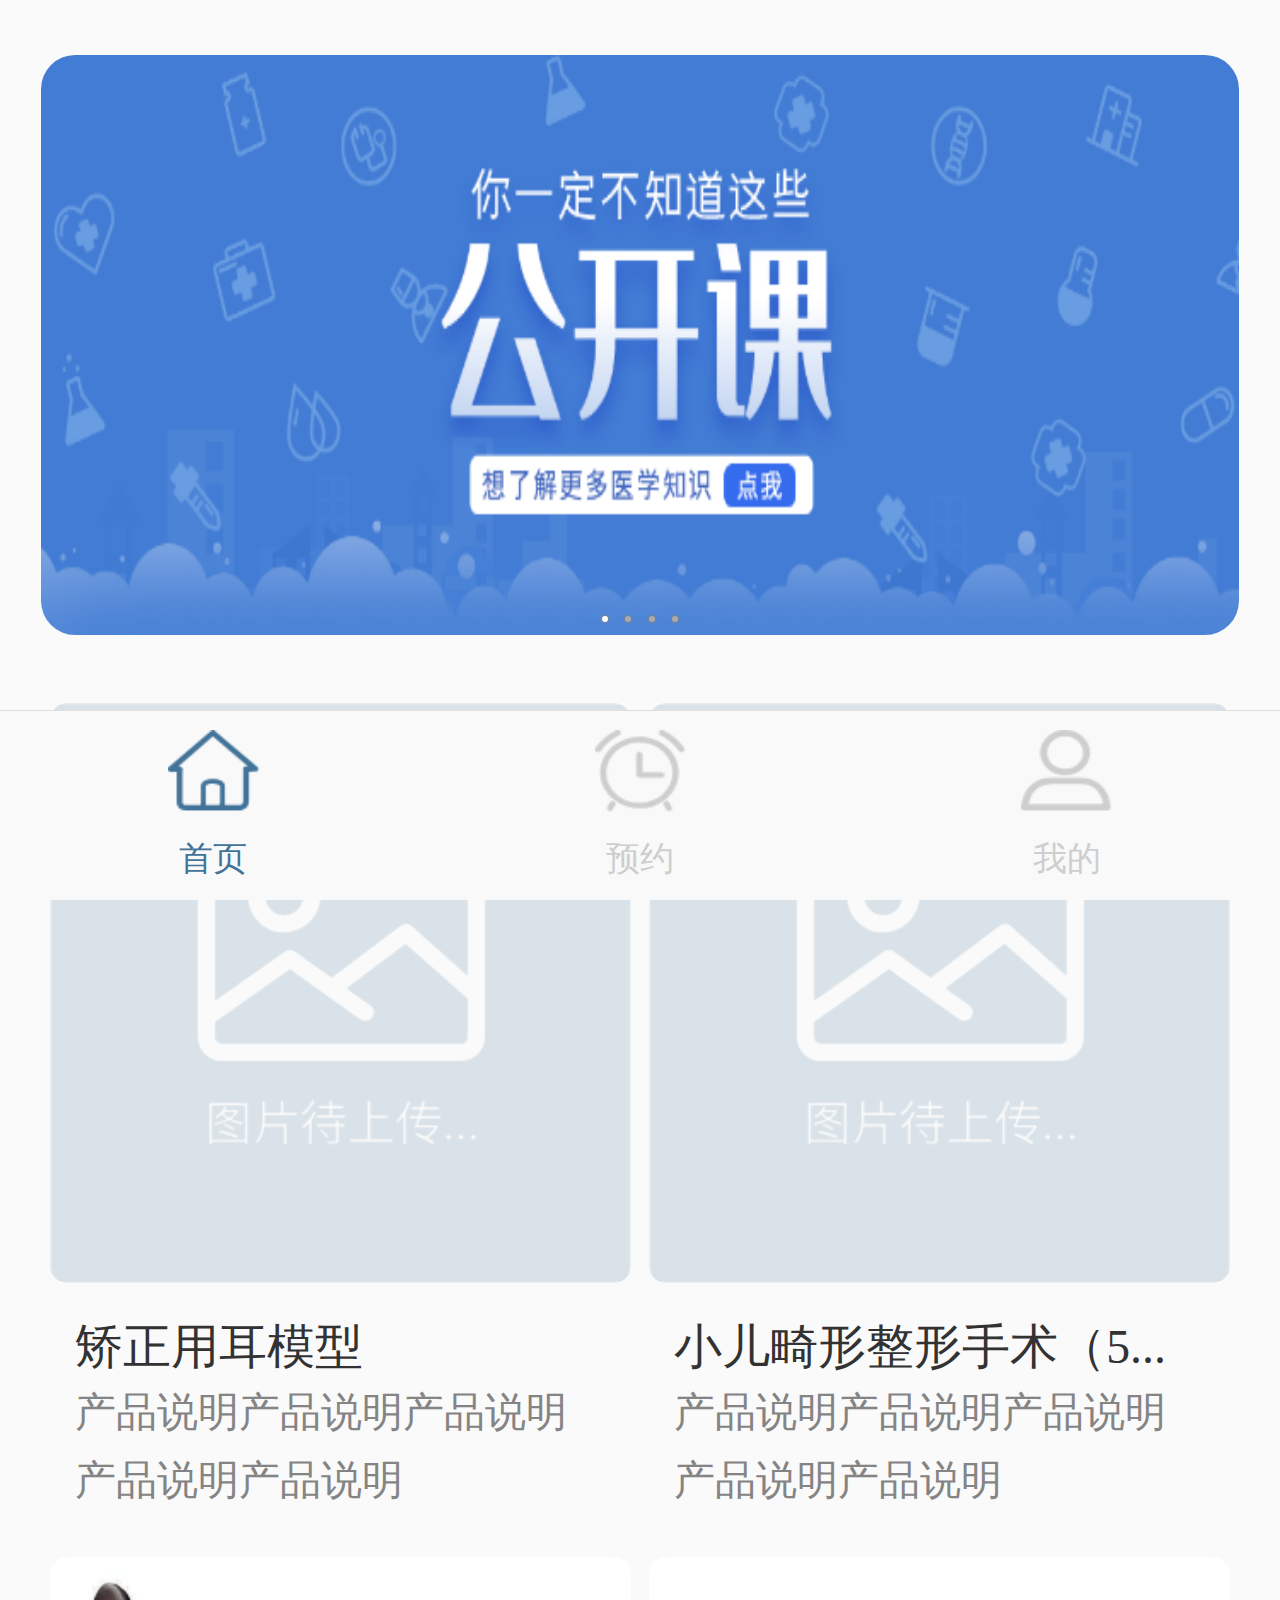
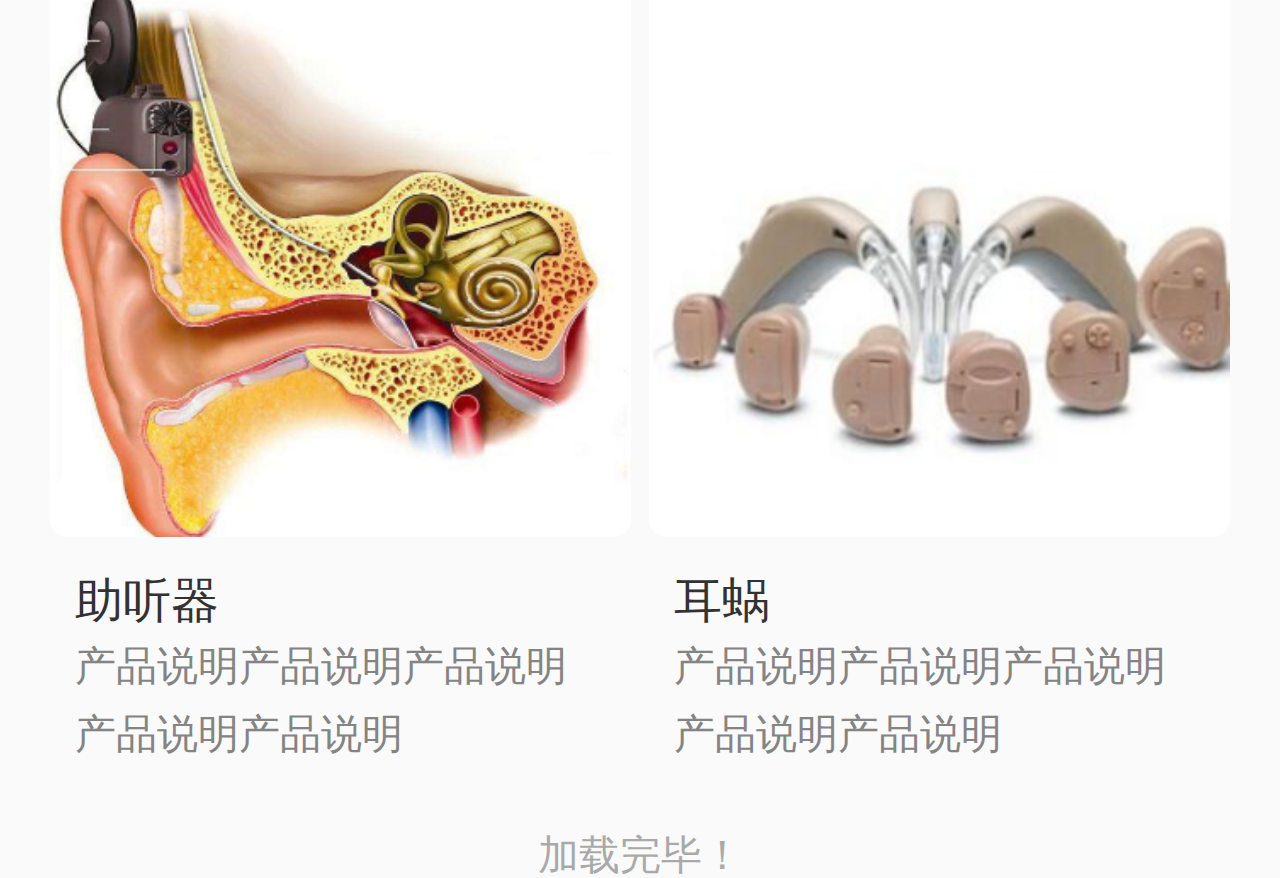
<file: index.html>
<!DOCTYPE html>
<html>
<head>
    <meta charset="utf-8">
    <meta name="viewport" content="width=device-width,initial-scale=1,minimum-scale=1,maximum-scale=1,user-scalable=no" />
    <title>首页</title>
    <script src="js/lib/jquery-3.1.1.min.js"></script>
    <link href="css/mui.min.css" rel="stylesheet"/>
    <link rel="stylesheet" type="text/css" href="css/com.css"/>
    <link rel="stylesheet" type="text/css" href="css/index.css"/>
</head>
<body>
	<script type="text/javascript">
		(function (doc, win) {
	    // 分辨率Resolution适配
	    var docEl = doc.documentElement,
        resizeEvt = 'orientationchange' in window ? 'orientationchange' : 'resize',
        recalc = function () {
            var clientWidth = docEl.clientWidth;
            if (!clientWidth) return;
            docEl.style.fontSize = 100 * (clientWidth / 750) + 'px';
        };
	    // Abort if browser does not support addEventListener
	    if (!doc.addEventListener) return;
	    win.addEventListener(resizeEvt, recalc, false);
	    doc.addEventListener('DOMContentLoaded', recalc, false);
	    
	    // 一物理像素在不同屏幕的显示效果不一样。要根据devicePixelRatio来修改meta标签的scale,要注释上面的meta标签
	    (function(){
        	return;
        	var dpr = scale =1;
         	var isIPhone = win.navigator.appVersion.match(/iphone/gi);
        	var devicePixelRatio = win.devicePixelRatio;
	        if (isIPhone) {
	            // iOS下，对于2和3的屏，用2倍的方案，其余的用1倍方案
	            if (devicePixelRatio >= 3 && (!dpr || dpr >= 3)) {                
	                dpr = 3;
	            } else if (devicePixelRatio >= 2 && (!dpr || dpr >= 2)){
	                dpr = 2;
	            } else {
	                dpr = 1;
	            }
	        } else {
	            // 其他设备下，仍旧使用1倍的方案
	            dpr = 1;
	        }
          	 scale = 1 / dpr;
           
           	// 
          	var metaEl = "";
           	metaEl = doc.createElement('meta');
       		metaEl.setAttribute('name', 'viewport');
	        metaEl.setAttribute('content', 'initial-scale=' + scale + ', maximum-scale=' + scale + ', minimum-scale=' + scale + ', user-scalable=no');
	        if (docEl.firstElementChild) {
	            docEl.firstElementChild.appendChild(metaEl);
	        } else {
	            var wrap = doc.createElement('div');
	            wrap.appendChild(metaEl);
	            doc.write(wrap.innerHTML);
	        }
    	})();
	        
		})(document, window);
	</script>
	<div class="mui-content">
		
		<!--轮播-->
	 	<!--<div class="mui-slider">
		  <div class="mui-slider-group mui-slider-loop">
		    <!--支持循环，需要重复图片节点-->
		    <!--<div class="mui-slider-item"><a href="#"><img src="img/index/ban1.png" /></a></div>
		    <div class="mui-slider-item"><a href="#"><img src="img/header_2.png" /></a></div>
		    <div class="mui-slider-item"><a href="#"><img src="img/header_10.png" /></a></div>
		    <div class="mui-slider-item"><a href="#"><img src="img/header_12.png" /></a></div>
		  </div>
		</div>-->

		<div id="slider" class="mui-slider" >
		    <div class="mui-slider-group mui-slider-loop" id="stul">
		        <!-- 额外增加的一个节点(循环轮播：第一个节点是最后一张轮播) -->
		             <div class="mui-slider-item mui-slider-item-duplicate">
		                     <a href="#">
		                          <img src="img/index/ban4.png">
		                     </a>
		             </div>
		               <!-- 第一张 -->
		               <div class="mui-slider-item">
		                     <a href="#">
		                    <img src="img/index/ban1.png">
		                     </a>
		              </div>
		            <!-- 第二张 -->
		               <div class="mui-slider-item">
		                    <a href="#">
		                         <img src="img/index/ban2.png">
		                   </a>
		              </div>
		            <!-- 第三张 -->
		             <div class="mui-slider-item">
		                  <a href="#">
		                     <img src="img/index/ban3.png">
		                  </a>
		             </div>
		            <!-- 第四张 -->
		            <div class="mui-slider-item">
		                  <a href="#">
		                    <img src="img/index/ban4.png">
		                    </a>
		             </div>
		            <!-- 额外增加的一个节点(循环轮播：最后一个节点是第一张轮播) -->
		             <div class="mui-slider-item mui-slider-item-duplicate">
		                  <a href="#">
		                     <img src="img/index/ban1.png">
		                   </a>
		             </div>
		     </div>
		    <div class="mui-slider-indicator" id="sliin">
		        <div class="mui-indicator mui-active"></div>
		        <div class="mui-indicator"></div>
		        <div class="mui-indicator"></div>
		         <div class="mui-indicator"></div>
		    </div>
		</div>

		<!--slider-->
		<!--<div class="mui-slider-cell">
			<span class="mui-slider-cell-activ"></span>
			<span></span>
			<span></span>
		</div>-->
		
		<!--格栅-->
	    <div class="mui-row">
	        <div class="mui-col-sm" >
	        	<a href="productDetail.html">
	        		<div>
		        		<img src="img/index/proN01.png"/>
		        	</div>
		           	<div class="mui-product-title">
		           		矫正用耳模型
		           	</div>
		           	<div class="mui-product-text">
		           		产品说明产品说明产品说明产品说明产品说明
		           	</div>
	        	</a>
	        </div>
	        
	        <div class="mui-col-sm">
	        	<a href="productDetail.html">
		            <div><img src="img/index/proN01.png"/></div>
		            <div class="mui-product-title">
		           		小儿畸形整形手术（5...
		           	</div>
		           	<div class="mui-product-text">
		           		产品说明产品说明产品说明产品说明产品说明
		           	</div>
	           </a>
	        </div>
	        
	        <div class="mui-col-sm">
	        	<a href="productDetail.html">
		            <div><img src="img/index/pro01.png"/></div>
		            <div class="mui-product-title">
		           		助听器
		           	</div>
		           	<div class="mui-product-text">
		           		产品说明产品说明产品说明产品说明产品说明
		           	</div>
	           </a>
	        </div>
	        
	        <div class="mui-col-sm">
	        	<a href="productDetail.html">
		        	<div>
		        		<img src="img/index/pro02.png"/>
		        	</div>
		            <div class="mui-product-title">
		           		耳蜗
		           	</div>
		           	<div class="mui-product-text">
		           		产品说明产品说明产品说明产品说明产品说明
		           	</div>
		        </a>   	
	        </div>
	        
	    </div>
	
		<!--加载更多-->
		<div class="loading-more">
			加载完毕！
		</div>
	</div>
	
	<!--尾部-->
	<footer class="mui-bar-footer">
		<div>
			<p><img src="img/footer/index.png"/></p>
			<p class="mui-footer-color-active">首页</p>
		</div>
		<div>
			<a href="hospitalProduct.html">
				<p><img src="img/footer/clockN.png"/></p>
				<p class="mui-footer-color">预约</p>
			</a>
		</div>
		<div>
			<a href="my.html">
				<p><img src="img/footer/myN.png"/></p>
				<p class="mui-footer-color">我的</p>
			</a>	
		</div>
	</footer>
</body>
</html>
<script src="js/lib/mui.min.js"></script>
<script type="text/javascript" charset="utf-8">
  	mui.init();    
    var gallery = mui('.mui-slider');
    gallery.slider({
      interval:2000//自动轮播周期，若为0则不自动播放，默认为0；
    });
</script>
</file>
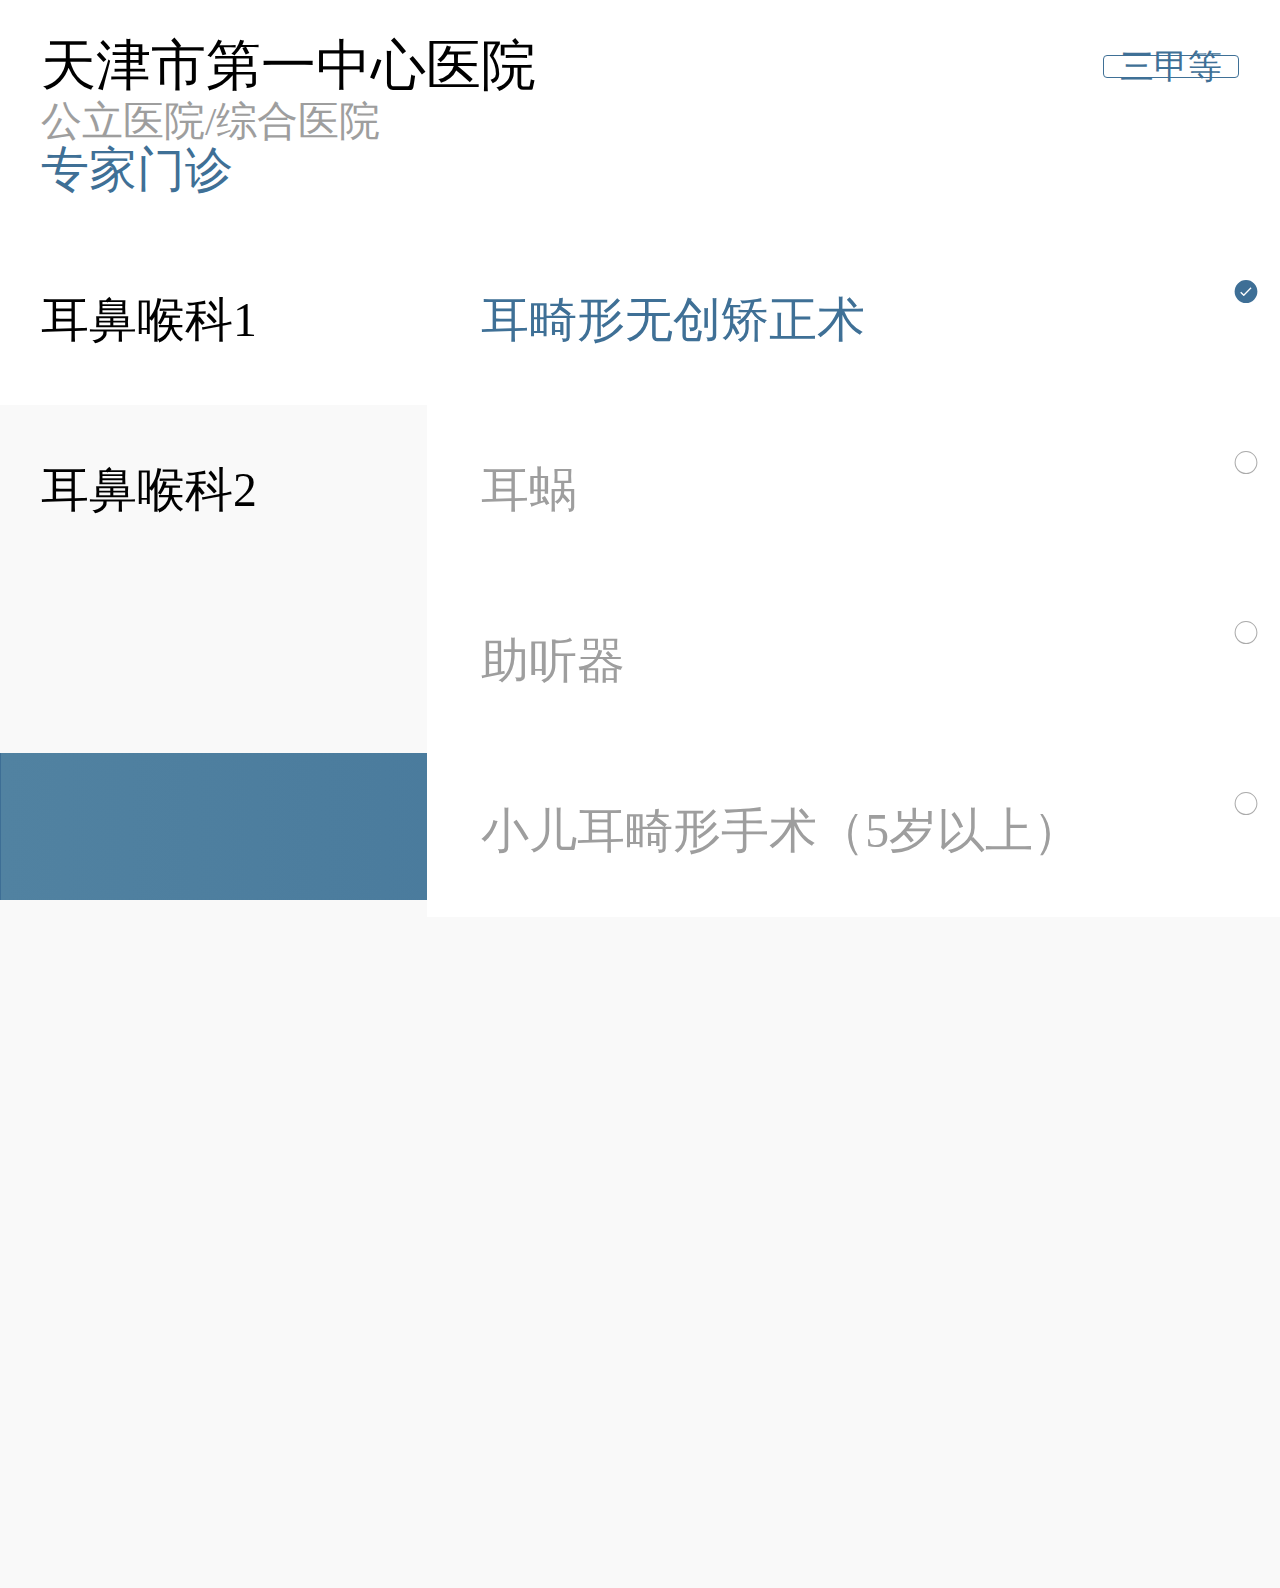
<file: departmentSelection.html>
<!DOCTYPE html>
<html>
	<head>
		<meta charset="UTF-8">
		<meta name="viewport" content="width=device-width,initial-scale=1,minimum-scale=1,maximum-scale=1,user-scalable=no" />
		<title>科室选择</title>
		<link rel="stylesheet" type="text/css" href="css/mui.min.css"/>
		<link rel="stylesheet" type="text/css" href="css/com.css"/>
		<link rel="stylesheet" type="text/css" href="css/departmentSelection.css"/>
	</head>
	<body>
		<script type="text/javascript">
			(function (doc, win) {
		    // 分辨率Resolution适配
		    var docEl = doc.documentElement,
	        resizeEvt = 'orientationchange' in window ? 'orientationchange' : 'resize',
	        recalc = function () {
	            var clientWidth = docEl.clientWidth;
	            if (!clientWidth) return;
	            docEl.style.fontSize = 100 * (clientWidth / 750) + 'px';
	        };
		    // Abort if browser does not support addEventListener
		    if (!doc.addEventListener) return;
		    win.addEventListener(resizeEvt, recalc, false);
		    doc.addEventListener('DOMContentLoaded', recalc, false);
		    
		    // 一物理像素在不同屏幕的显示效果不一样。要根据devicePixelRatio来修改meta标签的scale,要注释上面的meta标签
		    (function(){
	        	return;
	        	var dpr = scale =1;
	         	var isIPhone = win.navigator.appVersion.match(/iphone/gi);
	        	var devicePixelRatio = win.devicePixelRatio;
		        if (isIPhone) {
		            // iOS下，对于2和3的屏，用2倍的方案，其余的用1倍方案
		            if (devicePixelRatio >= 3 && (!dpr || dpr >= 3)) {                
		                dpr = 3;
		            } else if (devicePixelRatio >= 2 && (!dpr || dpr >= 2)){
		                dpr = 2;
		            } else {
		                dpr = 1;
		            }
		        } else {
		            // 其他设备下，仍旧使用1倍的方案
		            dpr = 1;
		        }
	          	 scale = 1 / dpr;
	           
	           	// 
	          	var metaEl = "";
	           	metaEl = doc.createElement('meta');
	       		metaEl.setAttribute('name', 'viewport');
		        metaEl.setAttribute('content', 'initial-scale=' + scale + ', maximum-scale=' + scale + ', minimum-scale=' + scale + ', user-scalable=no');
		        if (docEl.firstElementChild) {
		            docEl.firstElementChild.appendChild(metaEl);
		        } else {
		            var wrap = doc.createElement('div');
		            wrap.appendChild(metaEl);
		            doc.write(wrap.innerHTML);
		        }
	    	})();
		        
			})(document, window);
		</script>
		
		<div class="mui-content">
			
			<div class="mui-Hospital">
				<div class="mui-Hospital-list1">
					<div>天津市第一中心医院</div>
					<div><span>三甲等</span></div>
				</div>
				
				<div class="mui-Hospital-list2">
					<div>公立医院/综合医院</div>
				</div>
				
				<div class="mui-Hospital-list3">
					<div>专家门诊</div>
				</div>
			</div>
			
			<div class="mui-scroll-list-box">
				<div class="mui-scroll-wrapper">
					<div class="mui-scroll">
						
						<div class="mui-scroll-left">
							<div class="mui-scroll-left-list active">耳鼻喉科1</div>
							<div class="mui-scroll-left-list">耳鼻喉科2</div>
						</div>
						
						<div class="mui-scroll-right">
							<div class="mui-input-row mui-checkbox mui-input-row mui-radio mui-right active">耳畸形无创矫正术   <input name="checkbox1" value="Item 1" type="checkbox" checked></div>
							<div class="mui-input-row mui-checkbox mui-input-row mui-radio mui-right">耳蜗   <input name="checkbox1" value="Item 1" type="checkbox"></div>
							<div class="mui-input-row mui-checkbox mui-input-row mui-radio mui-right">助听器  <input name="checkbox1" value="Item 1" type="checkbox"></div>
							<div class="mui-input-row mui-checkbox mui-input-row mui-radio mui-right">小儿耳畸形手术（5岁以上）    <input name="checkbox1" value="Item 1" type="checkbox"></div>
						</div>
						
					</div>
				</div>
			</div>
		</div>
		
		<div class="mui-bar-footer">
			<a href="docList.html" style="color: #fff;">下一步</a>
		</div>
		
		
		<script src="js/lib/jquery-3.1.1.min.js" type="text/javascript" charset="utf-8"></script>
		<script src="js/lib/mui.min.js" type="text/javascript" charset="utf-8"></script>
		<script src="js/departmentSelection.js" type="text/javascript" charset="utf-8"></script>
	</body>
</html>
</file>
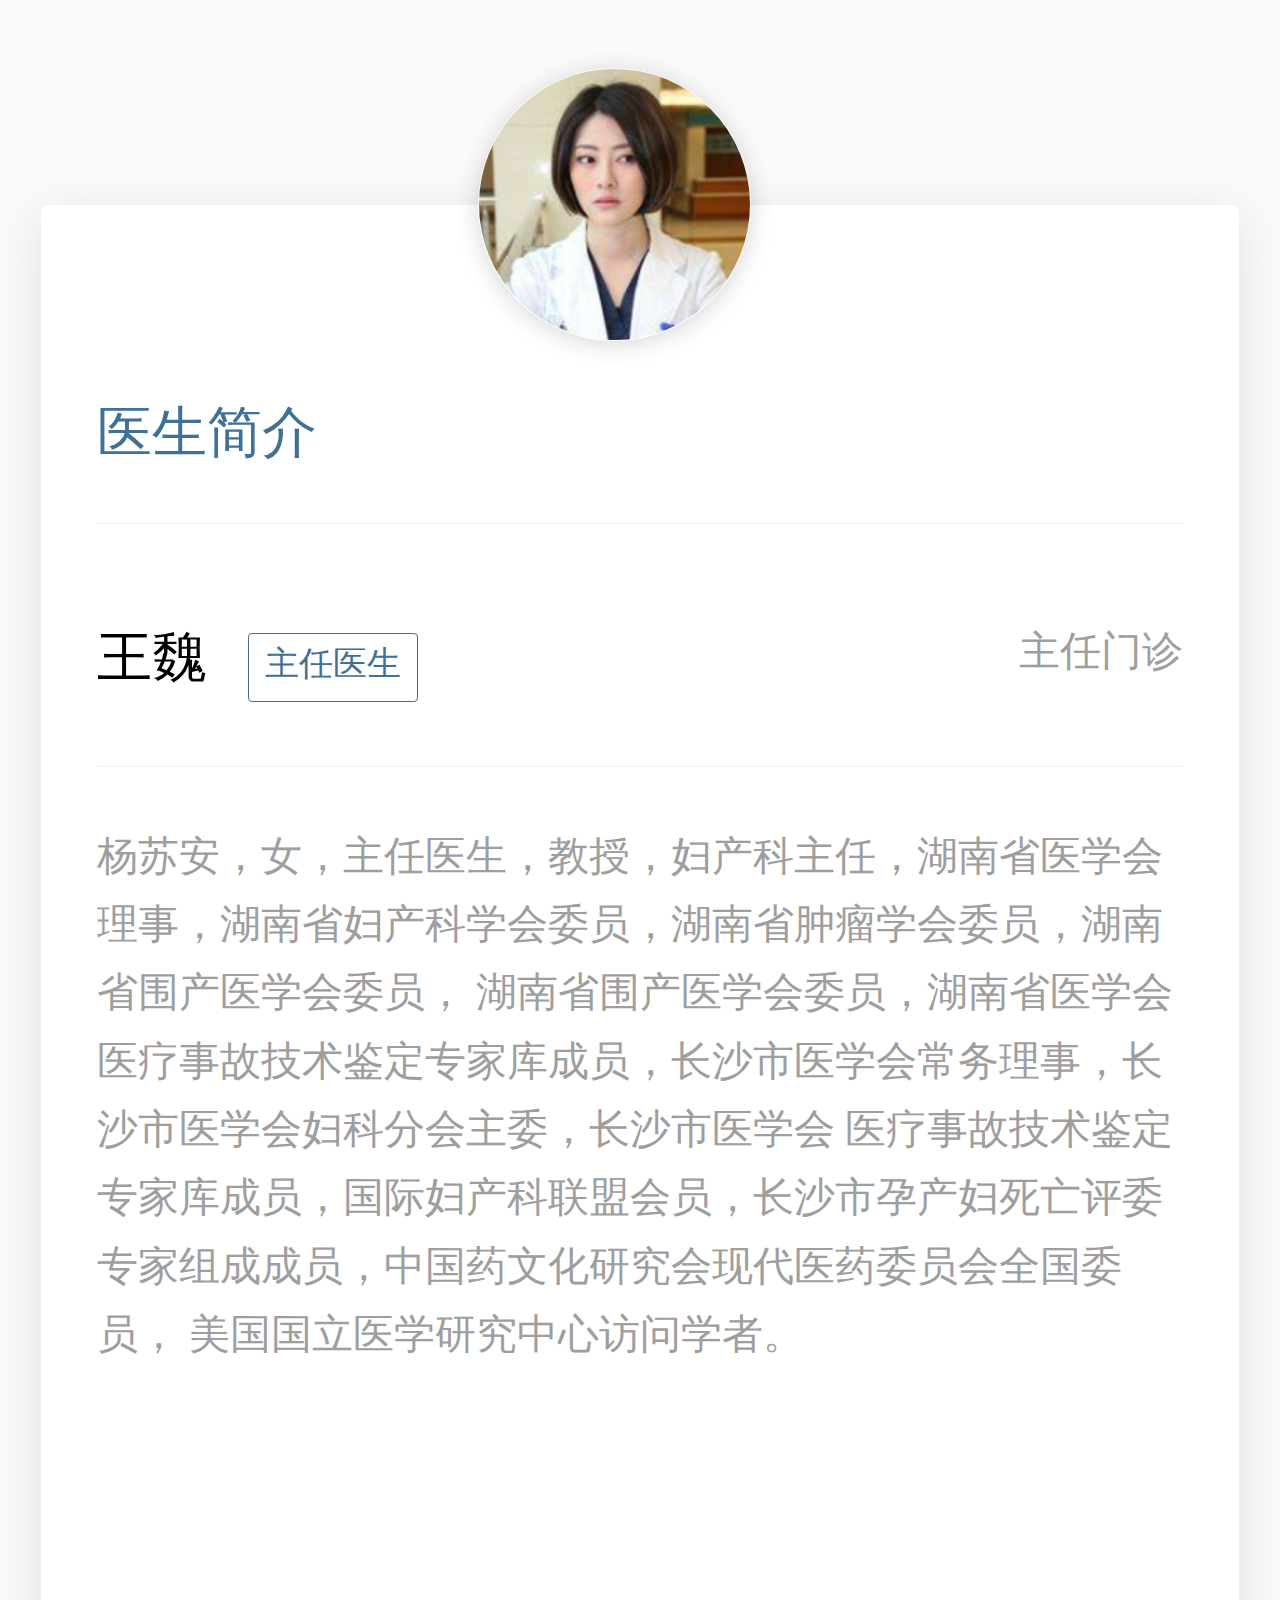
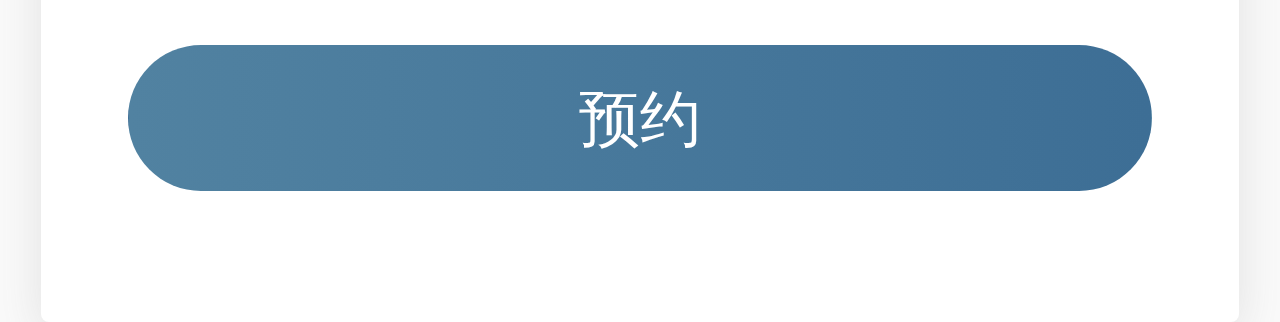
<file: docDetail.html>
<!DOCTYPE html>
<html>
	<head>
		<meta charset="UTF-8">
		<meta name="viewport" content="width=device-width,initial-scale=1,minimum-scale=1,maximum-scale=1,user-scalable=no" />
		<title>医生详情</title>
		<link rel="stylesheet" type="text/css" href="css/mui.min.css"/>
		<link rel="stylesheet" type="text/css" href="css/com.css"/>
		<link rel="stylesheet" type="text/css" href="css/docDetail.css"/>
	</head>
	<body>
		<script type="text/javascript">
			(function (doc, win) {
		    // 分辨率Resolution适配
		    var docEl = doc.documentElement,
	        resizeEvt = 'orientationchange' in window ? 'orientationchange' : 'resize',
	        recalc = function () {
	            var clientWidth = docEl.clientWidth;
	            if (!clientWidth) return;
	            docEl.style.fontSize = 100 * (clientWidth / 750) + 'px';
	        };
		    // Abort if browser does not support addEventListener
		    if (!doc.addEventListener) return;
		    win.addEventListener(resizeEvt, recalc, false);
		    doc.addEventListener('DOMContentLoaded', recalc, false);
		    
		    // 一物理像素在不同屏幕的显示效果不一样。要根据devicePixelRatio来修改meta标签的scale,要注释上面的meta标签
		    (function(){
	        	return;
	        	var dpr = scale =1;
	         	var isIPhone = win.navigator.appVersion.match(/iphone/gi);
	        	var devicePixelRatio = win.devicePixelRatio;
		        if (isIPhone) {
		            // iOS下，对于2和3的屏，用2倍的方案，其余的用1倍方案
		            if (devicePixelRatio >= 3 && (!dpr || dpr >= 3)) {                
		                dpr = 3;
		            } else if (devicePixelRatio >= 2 && (!dpr || dpr >= 2)){
		                dpr = 2;
		            } else {
		                dpr = 1;
		            }
		        } else {
		            // 其他设备下，仍旧使用1倍的方案
		            dpr = 1;
		        }
	          	 scale = 1 / dpr;
	           
	           	// 
	          	var metaEl = "";
	           	metaEl = doc.createElement('meta');
	       		metaEl.setAttribute('name', 'viewport');
		        metaEl.setAttribute('content', 'initial-scale=' + scale + ', maximum-scale=' + scale + ', minimum-scale=' + scale + ', user-scalable=no');
		        if (docEl.firstElementChild) {
		            docEl.firstElementChild.appendChild(metaEl);
		        } else {
		            var wrap = doc.createElement('div');
		            wrap.appendChild(metaEl);
		            doc.write(wrap.innerHTML);
		        }
	    	})();
		        
			})(document, window);
		</script>
		<div class="mui-content">
			<!--医生头像-->
			<div class="mui-user-header">
				<img src="img/Doctor/doctor02.png"/>
			</div>
			
			<!--医生简介-->
			<div class="mui-doc-introduce">
				<h3>医生简介</h3>
				
				<div class="mui-doc-name">
					<p>王魏<span>主任医生</span></p>
					<p>主任门诊</p>
				</div>
				
				<div class="mui-doc-user-introduce">
					<p>
						杨苏安，女，主任医生，教授，妇产科主任，湖南省医学会理事，湖南省妇产科学会委员，湖南省肿瘤学会委员，湖南省围产医学会委员，
						湖南省围产医学会委员，湖南省医学会医疗事故技术鉴定专家库成员，长沙市医学会常务理事，长沙市医学会妇科分会主委，长沙市医学会
						医疗事故技术鉴定专家库成员，国际妇产科联盟会员，长沙市孕产妇死亡评委专家组成成员，中国药文化研究会现代医药委员会全国委员，
						美国国立医学研究中心访问学者。
					</p>
				</div>
				
				<!--预约-->
				<div class="make-an-appointment">
					<a href="timeAppointment.html" style="color: #fff;">预约</a>	
				</div>
				
			</div>
			
		</div>
		
	</body>
</html>
</file>
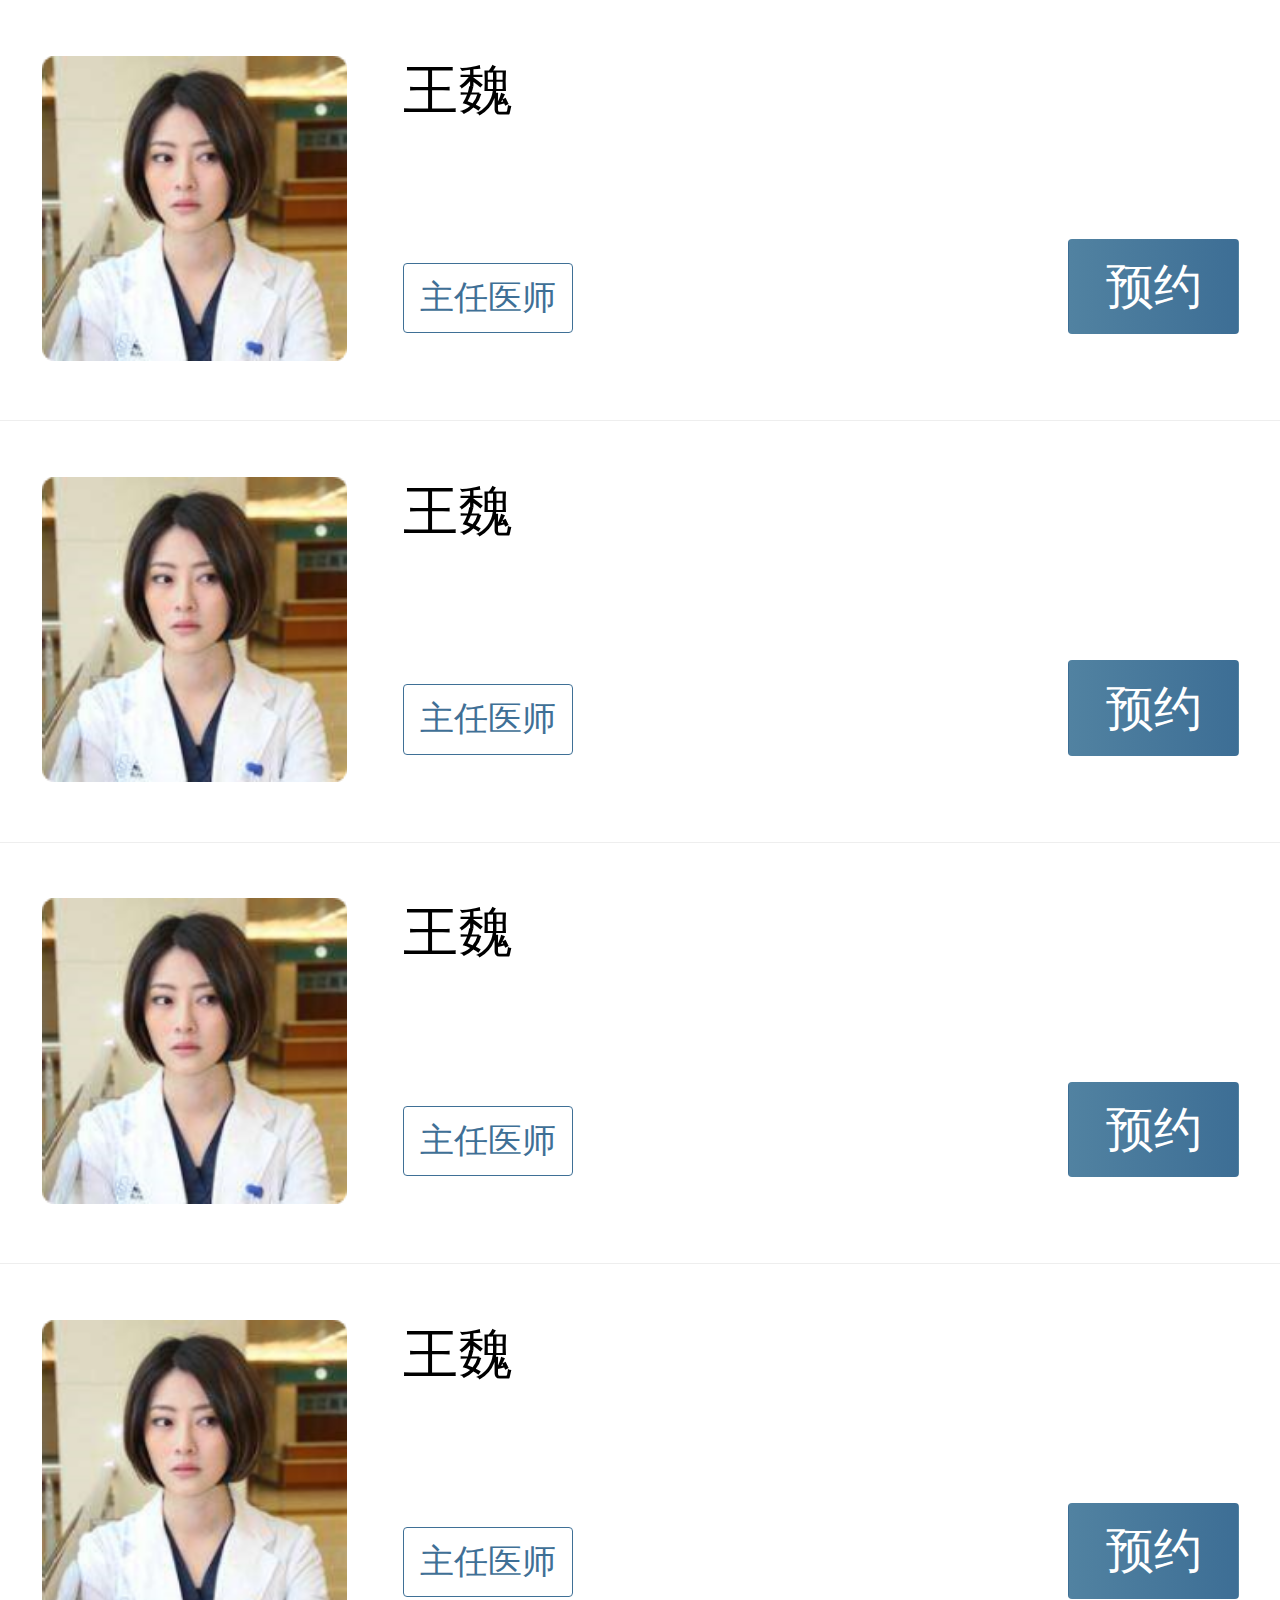
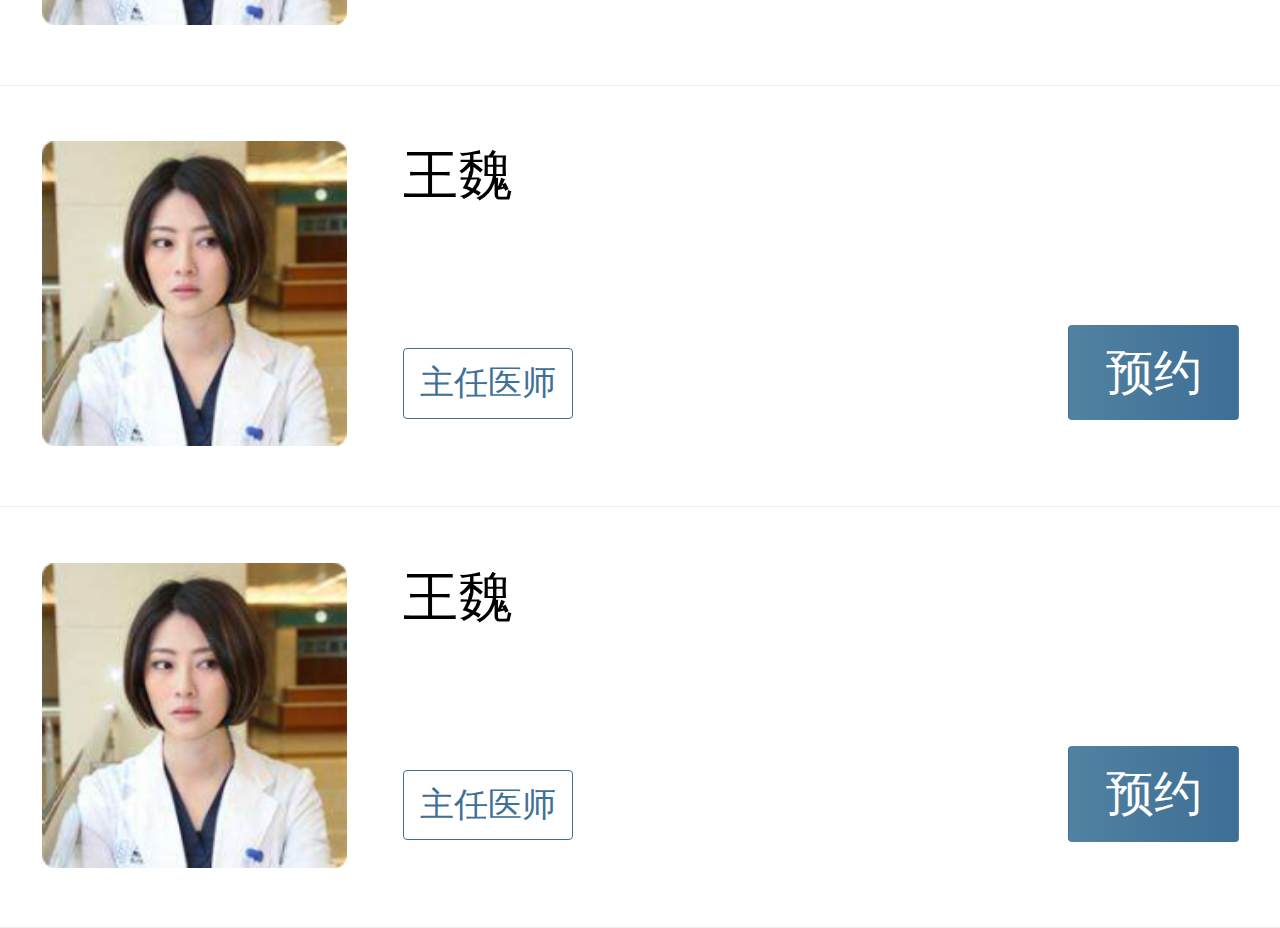
<file: docList.html>
<!DOCTYPE html>
<html>
	<head>
		<meta charset="UTF-8">
		<meta name="viewport" content="width=device-width,initial-scale=1,minimum-scale=1,maximum-scale=1,user-scalable=no" />
		<title>医生列表</title>
		<link rel="stylesheet" type="text/css" href="css/mui.min.css"/>
		<link rel="stylesheet" type="text/css" href="css/com.css"/>
		<link rel="stylesheet" type="text/css" href="css/docList.css"/>
	</head>
	<body>
		<script type="text/javascript">
			(function (doc, win) {
		    // 分辨率Resolution适配
		    var docEl = doc.documentElement,
	        resizeEvt = 'orientationchange' in window ? 'orientationchange' : 'resize',
	        recalc = function () {
	            var clientWidth = docEl.clientWidth;
	            if (!clientWidth) return;
	            docEl.style.fontSize = 100 * (clientWidth / 750) + 'px';
	        };
		    // Abort if browser does not support addEventListener
		    if (!doc.addEventListener) return;
		    win.addEventListener(resizeEvt, recalc, false);
		    doc.addEventListener('DOMContentLoaded', recalc, false);
		    
		    // 一物理像素在不同屏幕的显示效果不一样。要根据devicePixelRatio来修改meta标签的scale,要注释上面的meta标签
		    (function(){
	        	return;
	        	var dpr = scale =1;
	         	var isIPhone = win.navigator.appVersion.match(/iphone/gi);
	        	var devicePixelRatio = win.devicePixelRatio;
		        if (isIPhone) {
		            // iOS下，对于2和3的屏，用2倍的方案，其余的用1倍方案
		            if (devicePixelRatio >= 3 && (!dpr || dpr >= 3)) {                
		                dpr = 3;
		            } else if (devicePixelRatio >= 2 && (!dpr || dpr >= 2)){
		                dpr = 2;
		            } else {
		                dpr = 1;
		            }
		        } else {
		            // 其他设备下，仍旧使用1倍的方案
		            dpr = 1;
		        }
	          	 scale = 1 / dpr;
	           
	           	// 
	          	var metaEl = "";
	           	metaEl = doc.createElement('meta');
	       		metaEl.setAttribute('name', 'viewport');
		        metaEl.setAttribute('content', 'initial-scale=' + scale + ', maximum-scale=' + scale + ', minimum-scale=' + scale + ', user-scalable=no');
		        if (docEl.firstElementChild) {
		            docEl.firstElementChild.appendChild(metaEl);
		        } else {
		            var wrap = doc.createElement('div');
		            wrap.appendChild(metaEl);
		            doc.write(wrap.innerHTML);
		        }
	    	})();
		        
			})(document, window);
		</script>
		<div class="mui-content">
			<div class="mui-doc-content-list">
				
				<div class="mui-doc-content-user-img">
					<img src="img/Doctor/doctor02.png"/>
				</div>
				
				<div class="mui-doc-content-user-name">
					<p>王魏</p>
					<p><span>主任医师</span></p>
				</div>
				
				<div class="mui-doc-make-an-appointment">
					<button>预约</button>
				</div>
				
			</div>
			
			<div class="mui-doc-content-list">
				
				<div class="mui-doc-content-user-img">
					<img src="img/Doctor/doctor02.png"/>
				</div>
				
				<div class="mui-doc-content-user-name">
					<p>王魏</p>
					<p><span>主任医师</span></p>
				</div>
				
				<div class="mui-doc-make-an-appointment">
					<button>预约</button>
				</div>
				
			</div>
			
			<div class="mui-doc-content-list">
				
				<div class="mui-doc-content-user-img">
					<img src="img/Doctor/doctor02.png"/>
				</div>
				
				<div class="mui-doc-content-user-name">
					<p>王魏</p>
					<p><span>主任医师</span></p>
				</div>
				
				<div class="mui-doc-make-an-appointment">
					<button>预约</button>
				</div>
				
			</div>
			
			<div class="mui-doc-content-list">
				
				<div class="mui-doc-content-user-img">
					<img src="img/Doctor/doctor02.png"/>
				</div>
				
				<div class="mui-doc-content-user-name">
					<p>王魏</p>
					<p><span>主任医师</span></p>
				</div>
				
				<div class="mui-doc-make-an-appointment">
					<button>预约</button>
				</div>
				
			</div>
			
			<div class="mui-doc-content-list">
				
				<div class="mui-doc-content-user-img">
					<img src="img/Doctor/doctor02.png"/>
				</div>
				
				<div class="mui-doc-content-user-name">
					<p>王魏</p>
					<p><span>主任医师</span></p>
				</div>
				
				<div class="mui-doc-make-an-appointment">
					<button>预约</button>
				</div>
				
			</div>
			
			<div class="mui-doc-content-list">
				
				<div class="mui-doc-content-user-img">
					<img src="img/Doctor/doctor02.png"/>
				</div>
				
				<div class="mui-doc-content-user-name">
					<p>王魏</p>
					<p><span>主任医师</span></p>
				</div>
				
				<div class="mui-doc-make-an-appointment">
					<button>预约</button>
				</div>
				
			</div>
		</div>
		
		<script src="js/lib/jquery-3.1.1.min.js" type="text/javascript" charset="utf-8"></script>
		<script src="js/mui.min.js"></script>
		<script src="js/com.js" type="text/javascript" charset="utf-8"></script>
		<script src="js/docList.js"></script>
	</body>
</html>
</file>
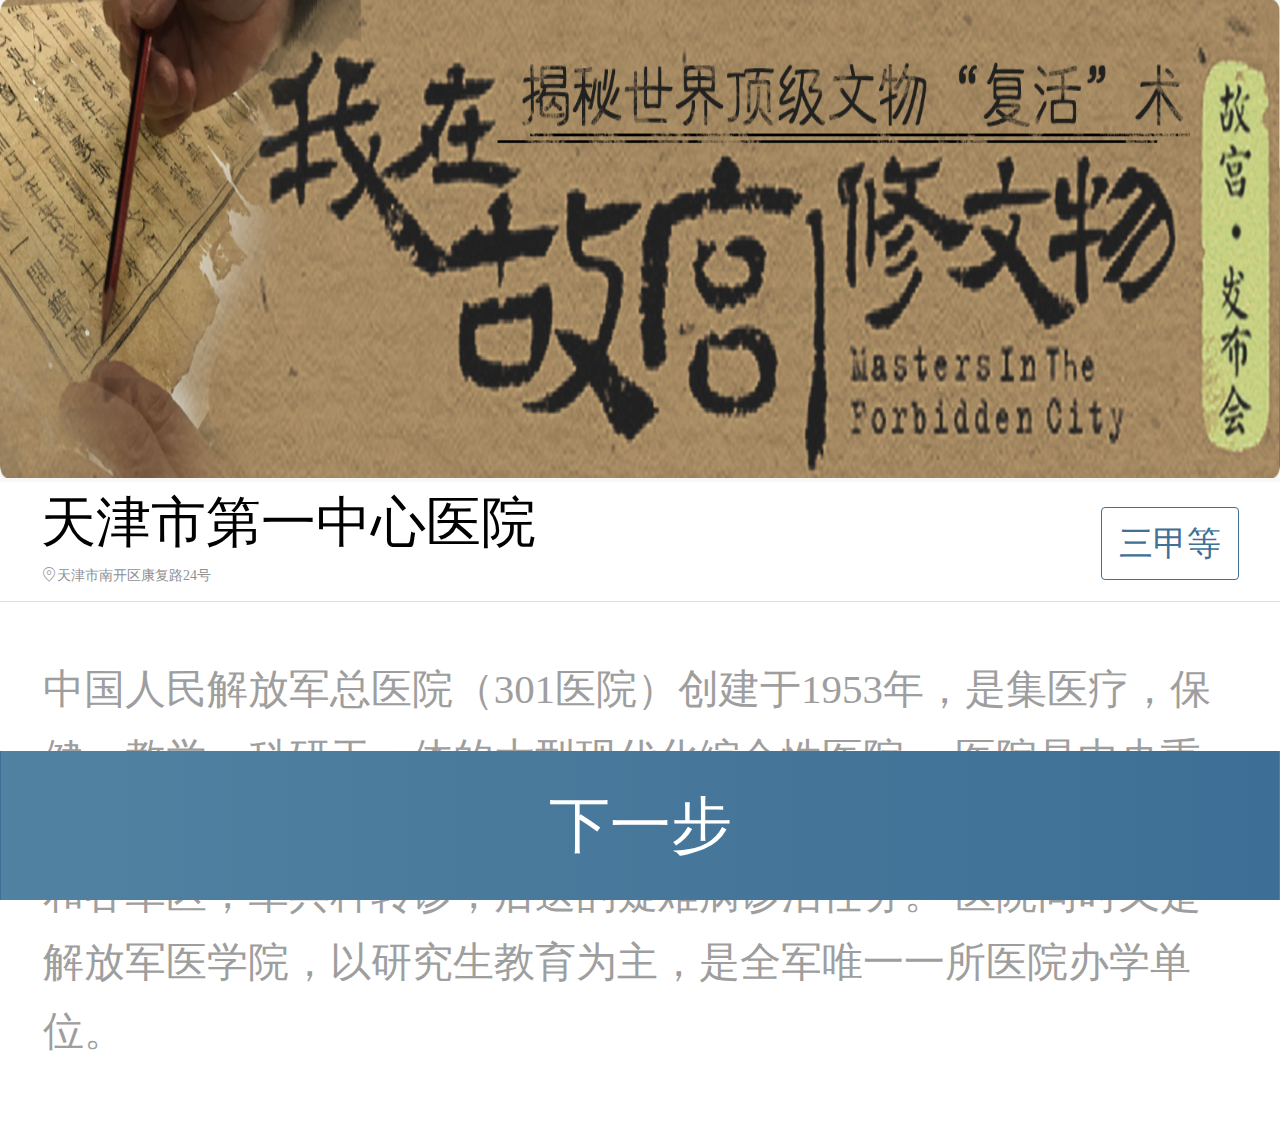
<file: hospitalDetail.html>
<!DOCTYPE html>
<html>
	<head>
		<meta charset="UTF-8">
		<meta name="viewport" content="width=device-width,initial-scale=1,minimum-scale=1,maximum-scale=1,user-scalable=no" />
		<title>医院详情</title>
		<link href="css/mui.min.css" rel="stylesheet"/>
		<link rel="stylesheet" type="text/css" href="css/font/iconfont.css"/>
		<link rel="stylesheet" type="text/css" href="css/com.css"/>
		<link rel="stylesheet" type="text/css" href="css/hospitalDetail.css"/>
	</head>
	<body>
		<script type="text/javascript">
			(function (doc, win) {
		    // 分辨率Resolution适配
		    var docEl = doc.documentElement,
	        resizeEvt = 'orientationchange' in window ? 'orientationchange' : 'resize',
	        recalc = function () {
	            var clientWidth = docEl.clientWidth;
	            if (!clientWidth) return;
	            docEl.style.fontSize = 100 * (clientWidth / 750) + 'px';
	        };
		    // Abort if browser does not support addEventListener
		    if (!doc.addEventListener) return;
		    win.addEventListener(resizeEvt, recalc, false);
		    doc.addEventListener('DOMContentLoaded', recalc, false);
		    
		    // 一物理像素在不同屏幕的显示效果不一样。要根据devicePixelRatio来修改meta标签的scale,要注释上面的meta标签
		    (function(){
	        	return;
	        	var dpr = scale =1;
	         	var isIPhone = win.navigator.appVersion.match(/iphone/gi);
	        	var devicePixelRatio = win.devicePixelRatio;
		        if (isIPhone) {
		            // iOS下，对于2和3的屏，用2倍的方案，其余的用1倍方案
		            if (devicePixelRatio >= 3 && (!dpr || dpr >= 3)) {                
		                dpr = 3;
		            } else if (devicePixelRatio >= 2 && (!dpr || dpr >= 2)){
		                dpr = 2;
		            } else {
		                dpr = 1;
		            }
		        } else {
		            // 其他设备下，仍旧使用1倍的方案
		            dpr = 1;
		        }
	          	 scale = 1 / dpr;
	           
	           	// 
	          	var metaEl = "";
	           	metaEl = doc.createElement('meta');
	       		metaEl.setAttribute('name', 'viewport');
		        metaEl.setAttribute('content', 'initial-scale=' + scale + ', maximum-scale=' + scale + ', minimum-scale=' + scale + ', user-scalable=no');
		        if (docEl.firstElementChild) {
		            docEl.firstElementChild.appendChild(metaEl);
		        } else {
		            var wrap = doc.createElement('div');
		            wrap.appendChild(metaEl);
		            doc.write(wrap.innerHTML);
		        }
	    	})();
		        
			})(document, window);
		</script>
		<div class="mui-content">
			<!--背景图片-->
			<div class="mui-background-box">
				<img src="img/header_12.png"/>
			</div>
			
			<!--医院介绍-->
			<div class="mui-hospital-introduce">
				
				<div class="mui-hospital">
					<h2>天津市第一中心医院</h2>
					<p><span class="icon iconfont icon-gongzuodidian"></span>天津市南开区康复路24号</p>
				</div>
				
				<div class='mui-hospital-class'>
					<span>三甲等</span>
				</div>
				
			</div>
			
			<div class="mui-hospital-text">
				<p>中国人民解放军总医院（301医院）创建于1953年，是集医疗，保健，教学，科研于一体的大型现代化综合性医院。
				  医院是中央重要保健基地，承担军委，总部等多个多媒体单位，官兵的医疗保健和各军区，军兵种转诊，后送的疑难病诊治任务。
				 医院同时又是解放军医学院，以研究生教育为主，是全军唯一一所医院办学单位。		
				</p>
			</div>
		</div>
		
		<!--下一步-->
		<footer id="next-step" class="next-step">
			 <a href="departmentSelection.html" style="color: #fff;">下一步</a>
		</footer>
	</body>
</html>
</file>
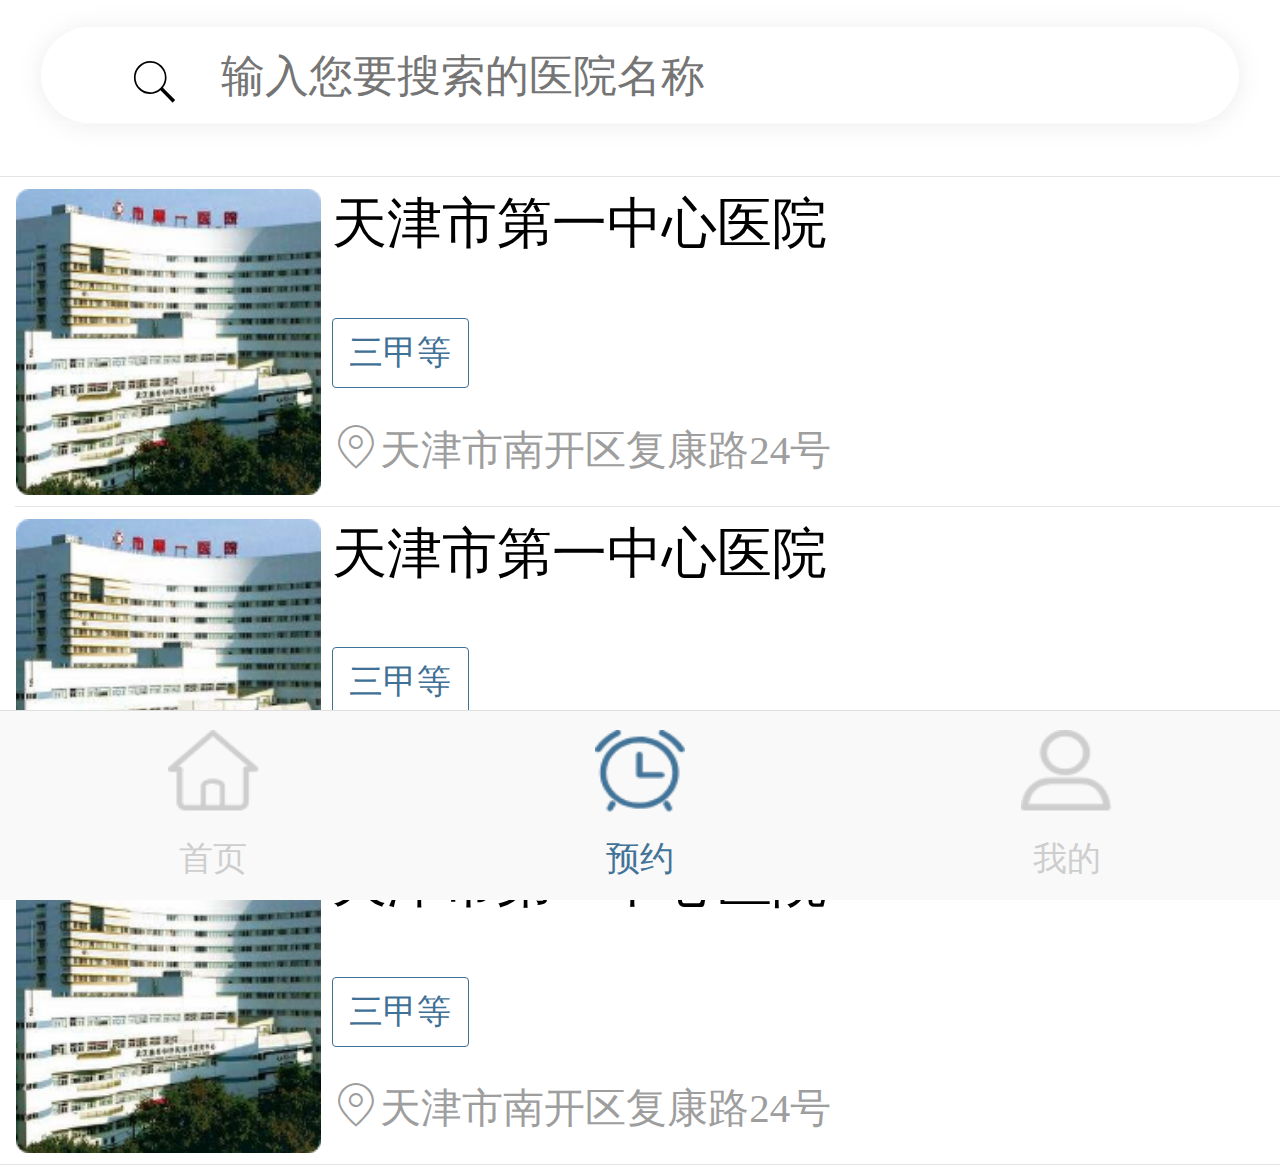
<file: hospitalProduct.html>
<!DOCTYPE html>
<html>
	<head>
		<meta charset="UTF-8">
		<meta name="viewport" content="width=device-width,initial-scale=1,minimum-scale=1,maximum-scale=1,user-scalable=no" />
		<title>预约</title>
		<link href="css/mui.min.css" rel="stylesheet"/>
		<link rel="stylesheet" type="text/css" href="css/com.css"/>
		<link rel="stylesheet" type="text/css" href="css/font/iconfont.css"/>
		<link rel="stylesheet" type="text/css" href="css/hospitalProduct.css"/>
	</head>
	<body>
		<script type="text/javascript">
			(function (doc, win) {
		    // 分辨率Resolution适配
		    var docEl = doc.documentElement,
	        resizeEvt = 'orientationchange' in window ? 'orientationchange' : 'resize',
	        recalc = function () {
	            var clientWidth = docEl.clientWidth;
	            if (!clientWidth) return;
	            docEl.style.fontSize = 100 * (clientWidth / 750) + 'px';
	        };
		    // Abort if browser does not support addEventListener
		    if (!doc.addEventListener) return;
		    win.addEventListener(resizeEvt, recalc, false);
		    doc.addEventListener('DOMContentLoaded', recalc, false);
		    
		    // 一物理像素在不同屏幕的显示效果不一样。要根据devicePixelRatio来修改meta标签的scale,要注释上面的meta标签
		    (function(){
	        	return;
	        	var dpr = scale =1;
	         	var isIPhone = win.navigator.appVersion.match(/iphone/gi);
	        	var devicePixelRatio = win.devicePixelRatio;
		        if (isIPhone) {
		            // iOS下，对于2和3的屏，用2倍的方案，其余的用1倍方案
		            if (devicePixelRatio >= 3 && (!dpr || dpr >= 3)) {                
		                dpr = 3;
		            } else if (devicePixelRatio >= 2 && (!dpr || dpr >= 2)){
		                dpr = 2;
		            } else {
		                dpr = 1;
		            }
		        } else {
		            // 其他设备下，仍旧使用1倍的方案
		            dpr = 1;
		        }
	          	 scale = 1 / dpr;
	           
	           	// 
	          	var metaEl = "";
	           	metaEl = doc.createElement('meta');
	       		metaEl.setAttribute('name', 'viewport');
		        metaEl.setAttribute('content', 'initial-scale=' + scale + ', maximum-scale=' + scale + ', minimum-scale=' + scale + ', user-scalable=no');
		        if (docEl.firstElementChild) {
		            docEl.firstElementChild.appendChild(metaEl);
		        } else {
		            var wrap = doc.createElement('div');
		            wrap.appendChild(metaEl);
		            doc.write(wrap.innerHTML);
		        }
	    	})();
		        
			})(document, window);
		</script>
		<div class="mui-content">
			
			<!--搜索-->
			<form class="mui-input-group">
			    <div class="mui-input-row">
			        <label><span class="mui-icon mui-icon-search"></span></label>
			        <input type="text" class="mui-input-clear" placeholder="输入您要搜索的医院名称">
			    </div>
			</form>
			
			<!--医院列表-->
			<div class="product-list">
				<ul class="mui-table-view">
				    <li class="mui-table-view-cell mui-media">
				        <a href="hospitalDetail.html">
				            <img class="mui-media-object mui-pull-left" src="img/product/Hospital.png">
				            <div class="mui-media-body">
				                天津市第一中心医院
				                <p class='mui-ellipsis hospital-grade'><span>三甲等</span></p>
				                 <p class='mui-ellipsis  mui-hospital-introduce-text'><span class="icon iconfont icon-gongzuodidian"></span>天津市南开区复康路24号</p>
				            </div>
				        </a>
				    </li>
				    <li class="mui-table-view-cell mui-media">
				        <a href="hospitalDetail.html">
				            <img class="mui-media-object mui-pull-left" src="img/product/Hospital.png">
				            <div class="mui-media-body">
				                天津市第一中心医院
				                <p class='mui-ellipsis hospital-grade'><span>三甲等</span></p>
				                 <p class='mui-ellipsis  mui-hospital-introduce-text'><span class="icon iconfont icon-gongzuodidian"></span>天津市南开区复康路24号</p>
				            </div>
				        </a>
				    </li>
				    <li class="mui-table-view-cell mui-media">
				        <a href="hospitalDetail.html">
				            <img class="mui-media-object mui-pull-left" src="img/product/Hospital.png">
				            <div class="mui-media-body">
				                天津市第一中心医院
				                <p class='mui-ellipsis hospital-grade'><span>三甲等</span></p>
				                 <p class='mui-ellipsis  mui-hospital-introduce-text'><span class="icon iconfont icon-gongzuodidian"></span>天津市南开区复康路24号</p>
				            </div>
				        </a>
				    </li>
				</ul>
			</div>
			
			<!--尾部-->
			<footer class="mui-bar-footer">
				<div>
					<a href="index.html">
						<p><img src="img/footer/indexN.png"/></p>
						<p class="mui-footer-color">首页</p>
					</a>
				</div>
				<div>
					<p><img src="img/footer/clock.png"/></p>
					<p class="mui-footer-color-active">预约</p>
				</div>
				<div>
					<a href="my.html">
						<p><img src="img/footer/myN.png"/></p>
						<p class="mui-footer-color">我的</p>
					</a>
				</div>
			</footer>
			
		</div>
		
	</body>
</html>
</file>
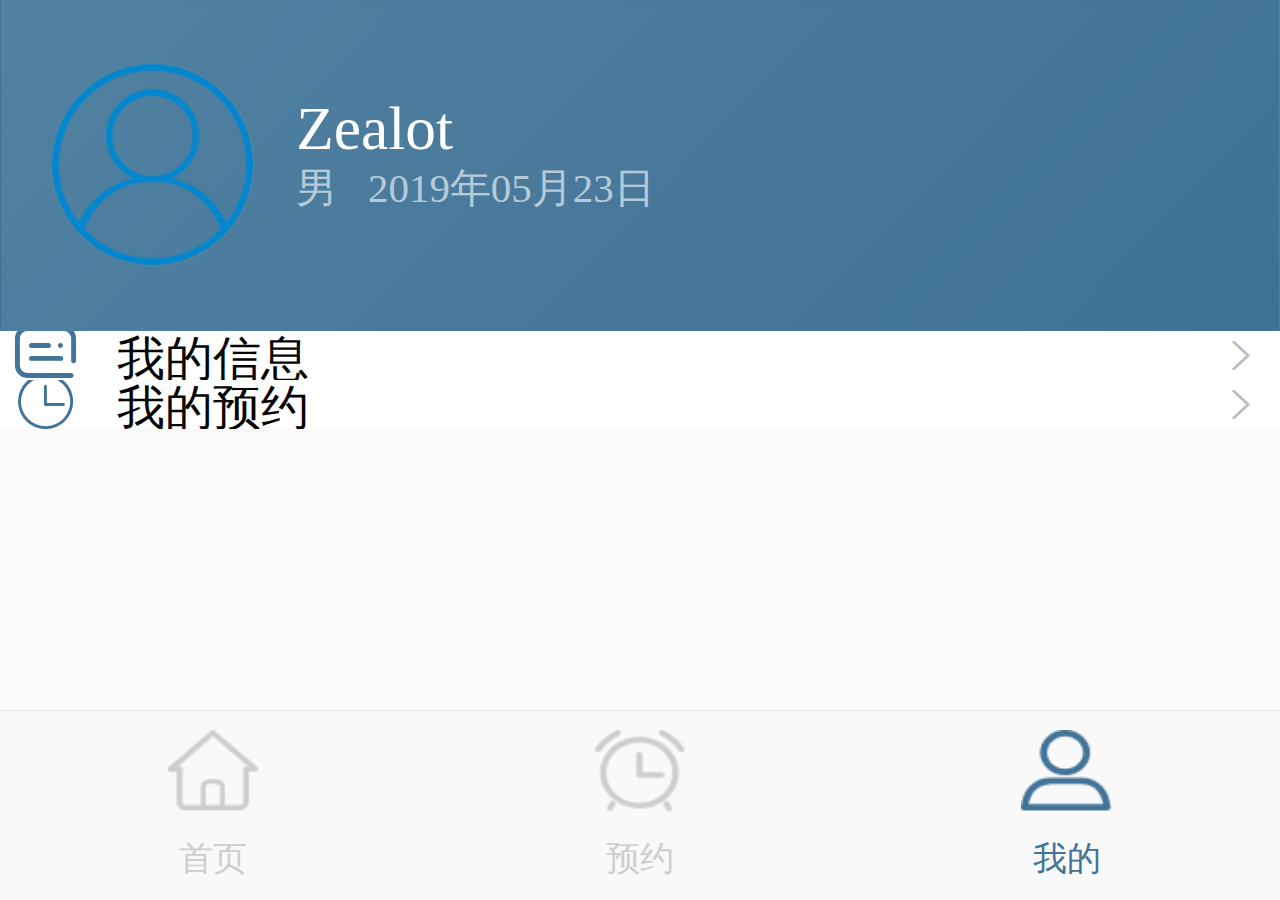
<file: my.html>
<!DOCTYPE html>
<html>
	<head>
		<meta charset="UTF-8">
		<meta name="viewport" content="width=device-width,initial-scale=1,minimum-scale=1,maximum-scale=1,user-scalable=no" />
		<title>我的</title>
		<link rel="stylesheet" type="text/css" href="css/mui.min.css"/>
		<link rel="stylesheet" type="text/css" href="css/mui.picker.min.css"/>
		<link rel="stylesheet" type="text/css" href="css/font/iconfont.css"/>
		<link rel="stylesheet" type="text/css" href="css/com.css"/>
		<link rel="stylesheet" type="text/css" href="css/my.css"/>
	</head>
	<body>
		<script type="text/javascript">
			(function (doc, win) {
		    // 分辨率Resolution适配
		    var docEl = doc.documentElement,
	        resizeEvt = 'orientationchange' in window ? 'orientationchange' : 'resize',
	        recalc = function () {
	            var clientWidth = docEl.clientWidth;
	            if (!clientWidth) return;
	            docEl.style.fontSize = 100 * (clientWidth / 750) + 'px';
	        };
		    // Abort if browser does not support addEventListener
		    if (!doc.addEventListener) return;
		    win.addEventListener(resizeEvt, recalc, false);
		    doc.addEventListener('DOMContentLoaded', recalc, false);
		    
		    // 一物理像素在不同屏幕的显示效果不一样。要根据devicePixelRatio来修改meta标签的scale,要注释上面的meta标签
		    (function(){
	        	return;
	        	var dpr = scale =1;
	         	var isIPhone = win.navigator.appVersion.match(/iphone/gi);
	        	var devicePixelRatio = win.devicePixelRatio;
		        if (isIPhone) {
		            // iOS下，对于2和3的屏，用2倍的方案，其余的用1倍方案
		            if (devicePixelRatio >= 3 && (!dpr || dpr >= 3)) {                
		                dpr = 3;
		            } else if (devicePixelRatio >= 2 && (!dpr || dpr >= 2)){
		                dpr = 2;
		            } else {
		                dpr = 1;
		            }
		        } else {
		            // 其他设备下，仍旧使用1倍的方案
		            dpr = 1;
		        }
	          	 scale = 1 / dpr;
	           
	           	// 
	          	var metaEl = "";
	           	metaEl = doc.createElement('meta');
	       		metaEl.setAttribute('name', 'viewport');
		        metaEl.setAttribute('content', 'initial-scale=' + scale + ', maximum-scale=' + scale + ', minimum-scale=' + scale + ', user-scalable=no');
		        if (docEl.firstElementChild) {
		            docEl.firstElementChild.appendChild(metaEl);
		        } else {
		            var wrap = doc.createElement('div');
		            wrap.appendChild(metaEl);
		            doc.write(wrap.innerHTML);
		        }
	    	})();
		        
			})(document, window);
		</script>
		
		<div class="mui-content">
			<div class="mui-user-header">
				<img src="images/user-photo.png"/>
				<div class="mui-user-header-name">
					<h3>Zealot</h3>
					<p>男  &nbsp;&nbsp;<span>2019年05月23日</span></p>
				</div>
			</div>
			
			<div class="mui-my-msg">
				<div class="mui-row">
			        <div class="mui-col-sm">
			            <li class="mui-table-view-cell">
			                <a class="mui-navigate-right" href="perInfo.html">
			                   <span class="icon iconfont icon-xinxi"></span>我的信息
			                </a>
			            </li>
			        </div>
			        
			        <div class="mui-col-sm">
			            <li class="mui-table-view-cell">
			                <a class="mui-navigate-right" href="myAppointment.html">
			                    <span class="icon iconfont icon-shijian"></span>我的预约
			                </a>
			            </li>
			        </div>
			    </div>
			</div>
		</div>
		
		<!--尾部-->
		<footer class="mui-bar-footer">
			<div>
				<a href="index.html">
					<p><img src="img/footer/indexN.png"/></p>
					<p class="mui-footer-color">首页</p>
				</a>
			</div>
			<div>
				<a href="hospitalProduct.html">
					<p><img src="img/footer/clockN.png"/></p>
					<p class="mui-footer-color">预约</p>
				</a>
			</div>
			<div>
				<p><img src="img/footer/my.png"/></p>
				<p class="mui-footer-color-active">我的</p>
			</div>
		</footer>
		
	</body>
</html>
</file>
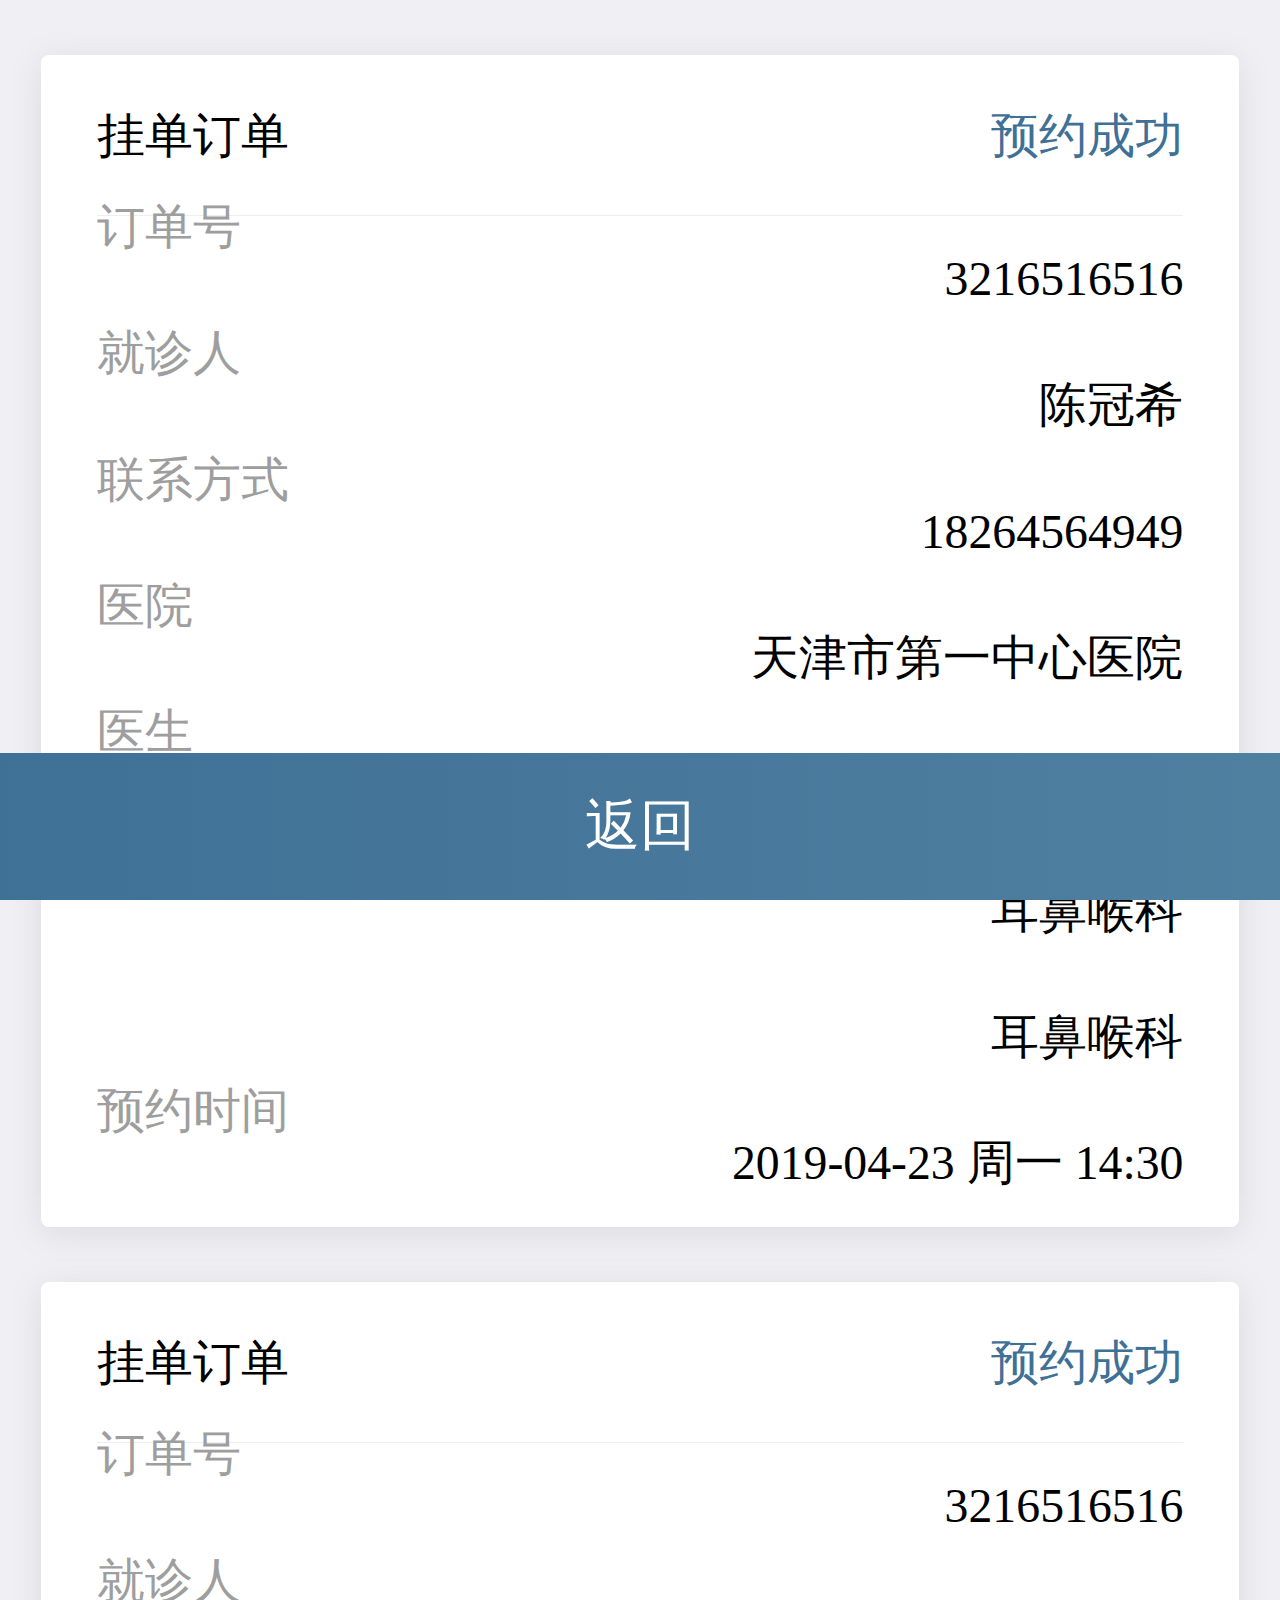
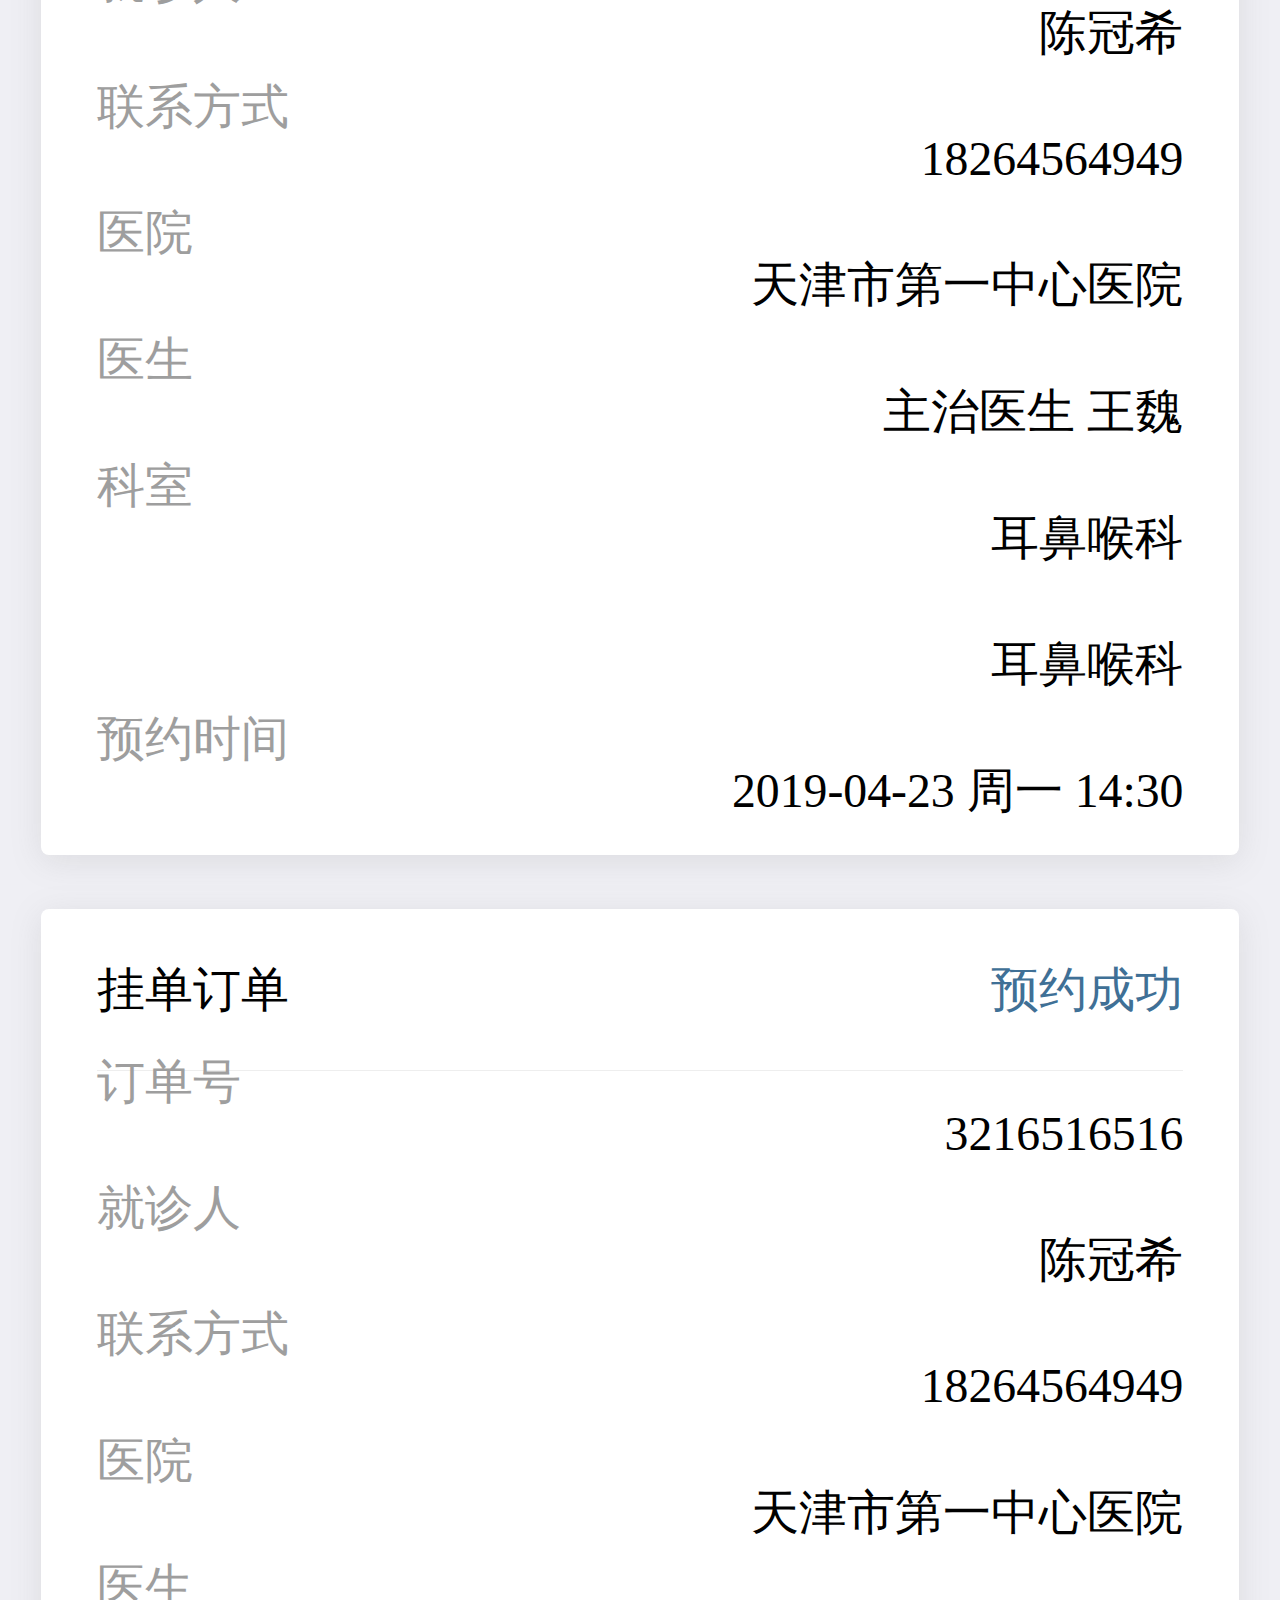
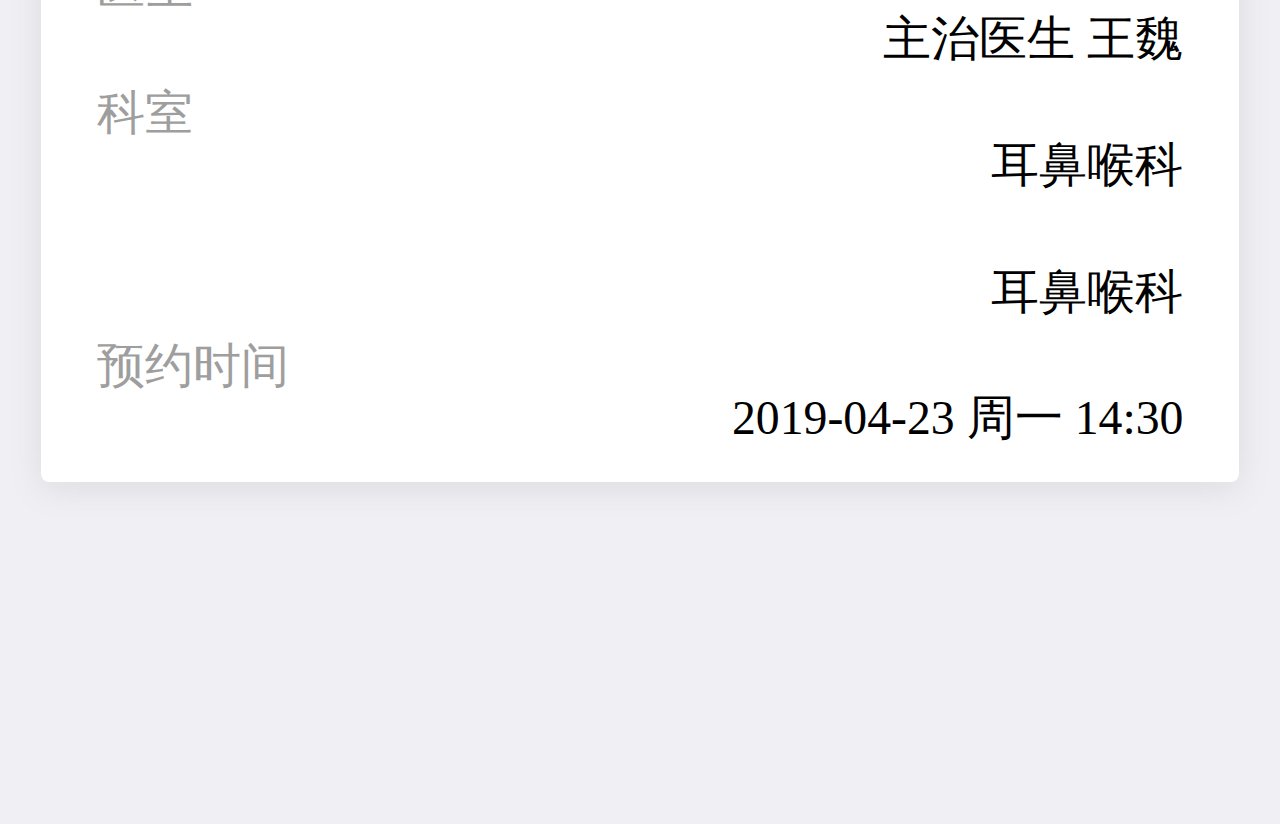
<file: myAppointment.html>
<!DOCTYPE html>
<html>
	<head>
		<meta charset="UTF-8">
		<meta name="viewport" content="width=device-width,initial-scale=1,minimum-scale=1,maximum-scale=1,user-scalable=no" />
		<meta name="format-detection" content="telephone=yes">
		<title>我的预约</title>
		<link href="css/mui.min.css" rel="stylesheet"/>
		<link rel="stylesheet" type="text/css" href="css/myAppointment.css"/>
	</head>
	<body>
		<script type="text/javascript">
			(function (doc, win) {
		    // 分辨率Resolution适配
		    var docEl = doc.documentElement,
	        resizeEvt = 'orientationchange' in window ? 'orientationchange' : 'resize',
	        recalc = function () {
	            var clientWidth = docEl.clientWidth;
	            if (!clientWidth) return;
	            docEl.style.fontSize = 100 * (clientWidth / 750) + 'px';
	        };
		    // Abort if browser does not support addEventListener
		    if (!doc.addEventListener) return;
		    win.addEventListener(resizeEvt, recalc, false);
		    doc.addEventListener('DOMContentLoaded', recalc, false);
		    
		    // 一物理像素在不同屏幕的显示效果不一样。要根据devicePixelRatio来修改meta标签的scale,要注释上面的meta标签
		    (function(){
	        	return;
	        	var dpr = scale =1;
	         	var isIPhone = win.navigator.appVersion.match(/iphone/gi);
	        	var devicePixelRatio = win.devicePixelRatio;
		        if (isIPhone) {
		            // iOS下，对于2和3的屏，用2倍的方案，其余的用1倍方案
		            if (devicePixelRatio >= 3 && (!dpr || dpr >= 3)) {                
		                dpr = 3;
		            } else if (devicePixelRatio >= 2 && (!dpr || dpr >= 2)){
		                dpr = 2;
		            } else {
		                dpr = 1;
		            }
		        } else {
		            // 其他设备下，仍旧使用1倍的方案
		            dpr = 1;
		        }
	          	 scale = 1 / dpr;
	           
	           	// 
	          	var metaEl = "";
	           	metaEl = doc.createElement('meta');
	       		metaEl.setAttribute('name', 'viewport');
		        metaEl.setAttribute('content', 'initial-scale=' + scale + ', maximum-scale=' + scale + ', minimum-scale=' + scale + ', user-scalable=no');
		        if (docEl.firstElementChild) {
		            docEl.firstElementChild.appendChild(metaEl);
		        } else {
		            var wrap = doc.createElement('div');
		            wrap.appendChild(metaEl);
		            doc.write(wrap.innerHTML);
		        }
	    	})();
		        
			})(document, window);
		</script>
		
		<div class="mui-content">
			
			<div class="content-list-box">
				<div class="content-list content-list-title">
					<div>挂单订单</div>
					<div>预约成功</div>
				</div>
				<div class="content-list">
					<div>订单号</div>
					<div>3216516516</div>
				</div>
				<div class="content-list">
					<div>就诊人</div>
					<div>陈冠希</div>
				</div>
				<div class="content-list">
					<div>联系方式</div>
					<div><a href="tel:18264564949" style="color: #000;" class="call">18264564949</a></div>
				</div>
				<div class="content-list">
					<div>医院</div>
					<div>天津市第一中心医院</div>
				</div>
				<div class="content-list">
					<div>医生</div>
					<div>主治医生 王魏</div>
				</div>
				<div class="content-list">
					<div>科室</div>
					<div>耳鼻喉科</div>
				</div>
				<div class="content-list">
					<div></div>
					<div>耳鼻喉科</div>
				</div>
				<div class="content-list">
					<div>预约时间</div>
					<div>2019-04-23 周一 14:30</div>
				</div>
			</div>
			
			<div class="content-list-box">
				<div class="content-list content-list-title">
					<div>挂单订单</div>
					<div>预约成功</div>
				</div>
				<div class="content-list">
					<div>订单号</div>
					<div>3216516516</div>
				</div>
				<div class="content-list">
					<div>就诊人</div>
					<div>陈冠希</div>
				</div>
				<div class="content-list">
					<div>联系方式</div>
					<div><a href="tel:18264564949" style="color: #000;" class="call">18264564949</a></div>
				</div>
				<div class="content-list">
					<div>医院</div>
					<div>天津市第一中心医院</div>
				</div>
				<div class="content-list">
					<div>医生</div>
					<div>主治医生 王魏</div>
				</div>
				<div class="content-list">
					<div>科室</div>
					<div>耳鼻喉科</div>
				</div>
				<div class="content-list">
					<div></div>
					<div>耳鼻喉科</div>
				</div>
				<div class="content-list">
					<div>预约时间</div>
					<div>2019-04-23 周一 14:30</div>
				</div>
			</div>
			
			<div class="content-list-box">
				<div class="content-list content-list-title">
					<div>挂单订单</div>
					<div>预约成功</div>
				</div>
				<div class="content-list">
					<div>订单号</div>
					<div>3216516516</div>
				</div>
				<div class="content-list">
					<div>就诊人</div>
					<div>陈冠希</div>
				</div>
				<div class="content-list">
					<div>联系方式</div>
					<div><a href="tel:18264564949" style="color: #000;" class="call">18264564949</a></div>
				</div>
				<div class="content-list">
					<div>医院</div>
					<div>天津市第一中心医院</div>
				</div>
				<div class="content-list">
					<div>医生</div>
					<div>主治医生 王魏</div>
				</div>
				<div class="content-list">
					<div>科室</div>
					<div>耳鼻喉科</div>
				</div>
				<div class="content-list">
					<div></div>
					<div>耳鼻喉科</div>
				</div>
				<div class="content-list">
					<div>预约时间</div>
					<div>2019-04-23 周一 14:30</div>
				</div>
			</div>
			
		</div>
		<div class="goback">
			<a href="javascript:history.back(-1)"">返回</a>
		</div>
	</body>
</html>
</file>
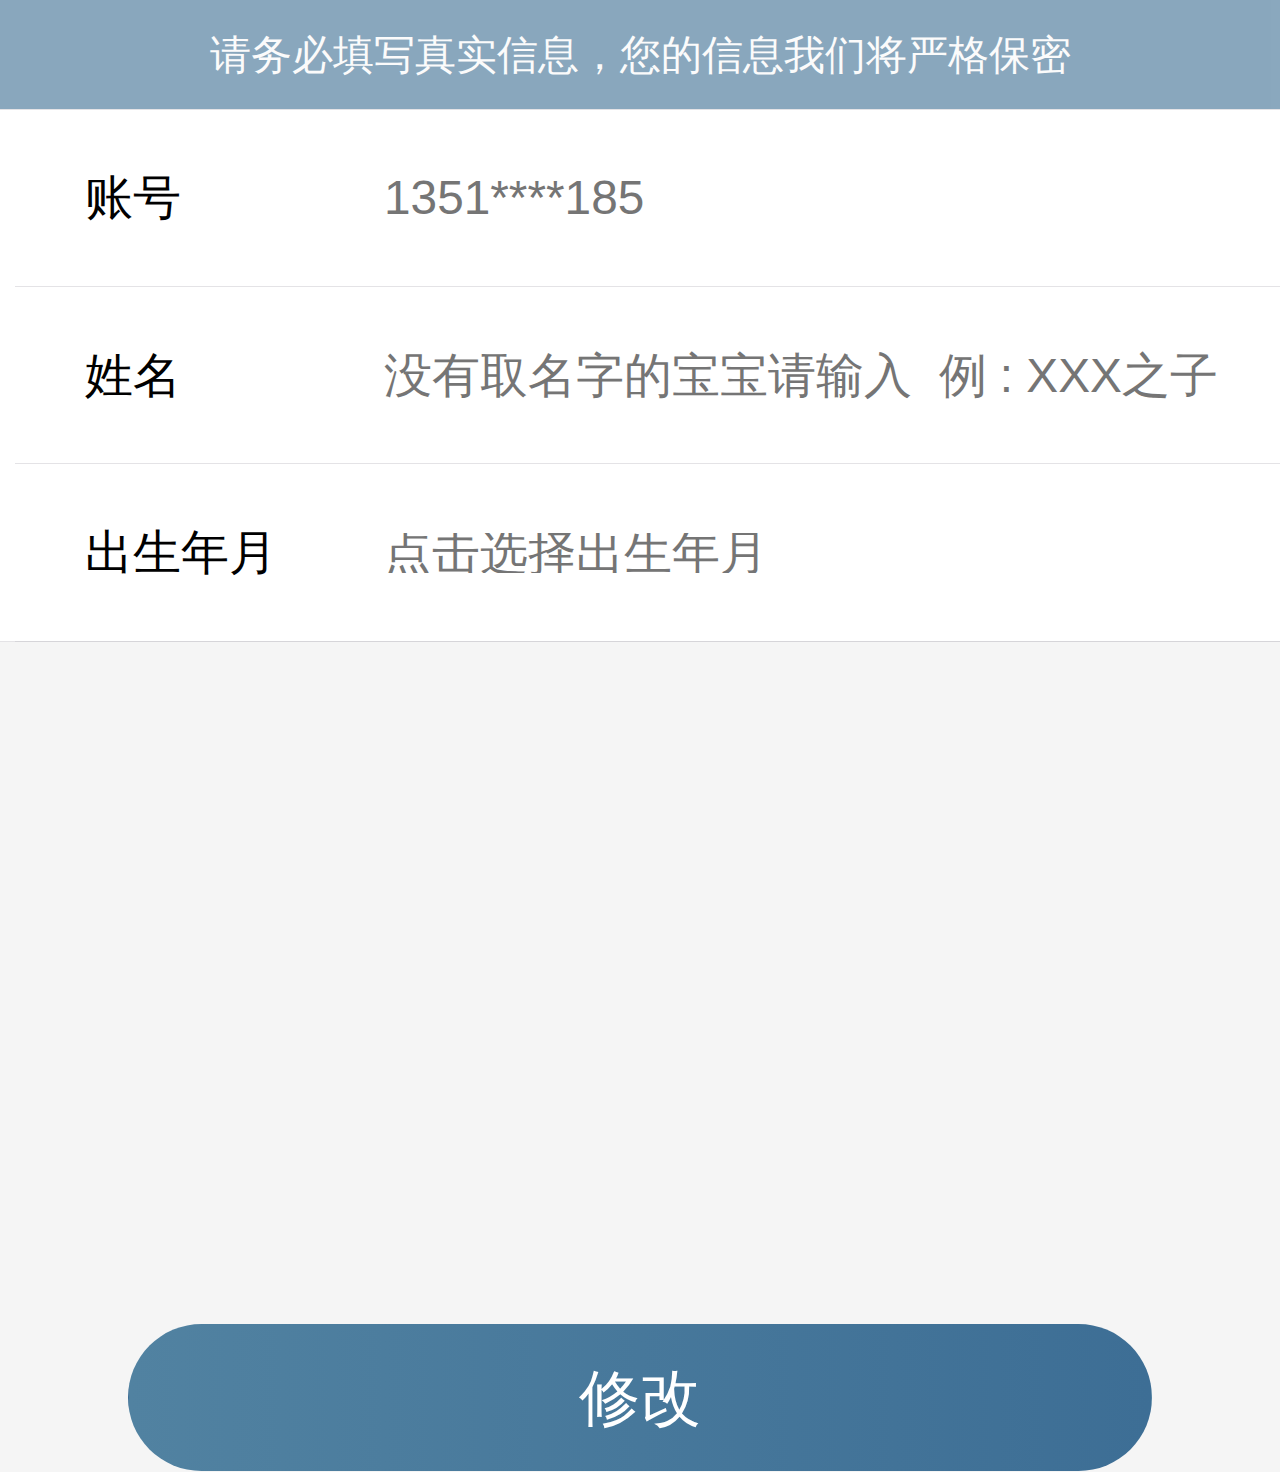
<file: perInfo.html>
<!DOCTYPE html>
<html>
	<head>
		<meta charset="UTF-8">
		<meta name="viewport" content="width=device-width,initial-scale=1,minimum-scale=1,maximum-scale=1,user-scalable=no" />
		<title>个人信息</title>
		<link rel="stylesheet" type="text/css" href="css/mui.min.css"/>
		<link rel="stylesheet" type="text/css" href="css/mui.picker.min.css"/>
		<link rel="stylesheet" type="text/css" href="css/perInfo.css"/>
	</head>
	<body>
		<script type="text/javascript">
			(function (doc, win) {
		    // 分辨率Resolution适配
		    var docEl = doc.documentElement,
	        resizeEvt = 'orientationchange' in window ? 'orientationchange' : 'resize',
	        recalc = function () {
	            var clientWidth = docEl.clientWidth;
	            if (!clientWidth) return;
	            docEl.style.fontSize = 100 * (clientWidth / 750) + 'px';
	        };
		    // Abort if browser does not support addEventListener
		    if (!doc.addEventListener) return;
		    win.addEventListener(resizeEvt, recalc, false);
		    doc.addEventListener('DOMContentLoaded', recalc, false);
		    
		    // 一物理像素在不同屏幕的显示效果不一样。要根据devicePixelRatio来修改meta标签的scale,要注释上面的meta标签
		    (function(){
	        	return;
	        	var dpr = scale =1;
	         	var isIPhone = win.navigator.appVersion.match(/iphone/gi);
	        	var devicePixelRatio = win.devicePixelRatio;
		        if (isIPhone) {
		            // iOS下，对于2和3的屏，用2倍的方案，其余的用1倍方案
		            if (devicePixelRatio >= 3 && (!dpr || dpr >= 3)) {                
		                dpr = 3;
		            } else if (devicePixelRatio >= 2 && (!dpr || dpr >= 2)){
		                dpr = 2;
		            } else {
		                dpr = 1;
		            }
		        } else {
		            // 其他设备下，仍旧使用1倍的方案
		            dpr = 1;
		        }
	          	 scale = 1 / dpr;
	           
	           	// 
	          	var metaEl = "";
	           	metaEl = doc.createElement('meta');
	       		metaEl.setAttribute('name', 'viewport');
		        metaEl.setAttribute('content', 'initial-scale=' + scale + ', maximum-scale=' + scale + ', minimum-scale=' + scale + ', user-scalable=no');
		        if (docEl.firstElementChild) {
		            docEl.firstElementChild.appendChild(metaEl);
		        } else {
		            var wrap = doc.createElement('div');
		            wrap.appendChild(metaEl);
		            doc.write(wrap.innerHTML);
		        }
	    	})();
		        
			})(document, window);
		</script>
		<div class="mui-content">
			<!--提示-->
			<div class="mui-tip">
				请务必填写真实信息，您的信息我们将严格保密
			</div>
			
			<!--账号输入-->
			<form class="mui-input-group">
			    <div class="mui-input-row">
			        <label>账号</label>
			        <input disabled="disabled" type="text" maxlength="11" id="AccountNumber" class="mui-input-clear" placeholder="1351****185">
			    </div>
			    
			     <div class="mui-input-row">
			        <label>姓名</label>
			        <input type="text" maxlength="12" id="userName" placeholder="没有取名字的宝宝请输入  例 : XXX之子">
			    </div>
			    
			     <div class="mui-input-row">
			        <label>出生年月</label>
			        <div id="userBirthday" class="user-birthday-box">
			        	 <input type="text" id="userBirthdayVal" disabled="disabled" placeholder="点击选择出生年月">
			        </div>
			    </div>
			</form>
			
			<div class="mui-sure-btn" id="sureBtn">
				修改
			</div>
		</div>
		
		<script src="js/lib/jquery-3.1.1.min.js" type="text/javascript" charset="utf-8"></script>
		<script src="js/lib/mui.min.js" type="text/javascript" charset="utf-8"></script>
		<script type="text/javascript" src="js/mui.picker.min.js"></script>	
		<script src="js/com.js" type="text/javascript" charset="utf-8"></script>
		<script src="js/perInfo.js" type="text/javascript" charset="utf-8"></script>
	</body>
</html>
</file>
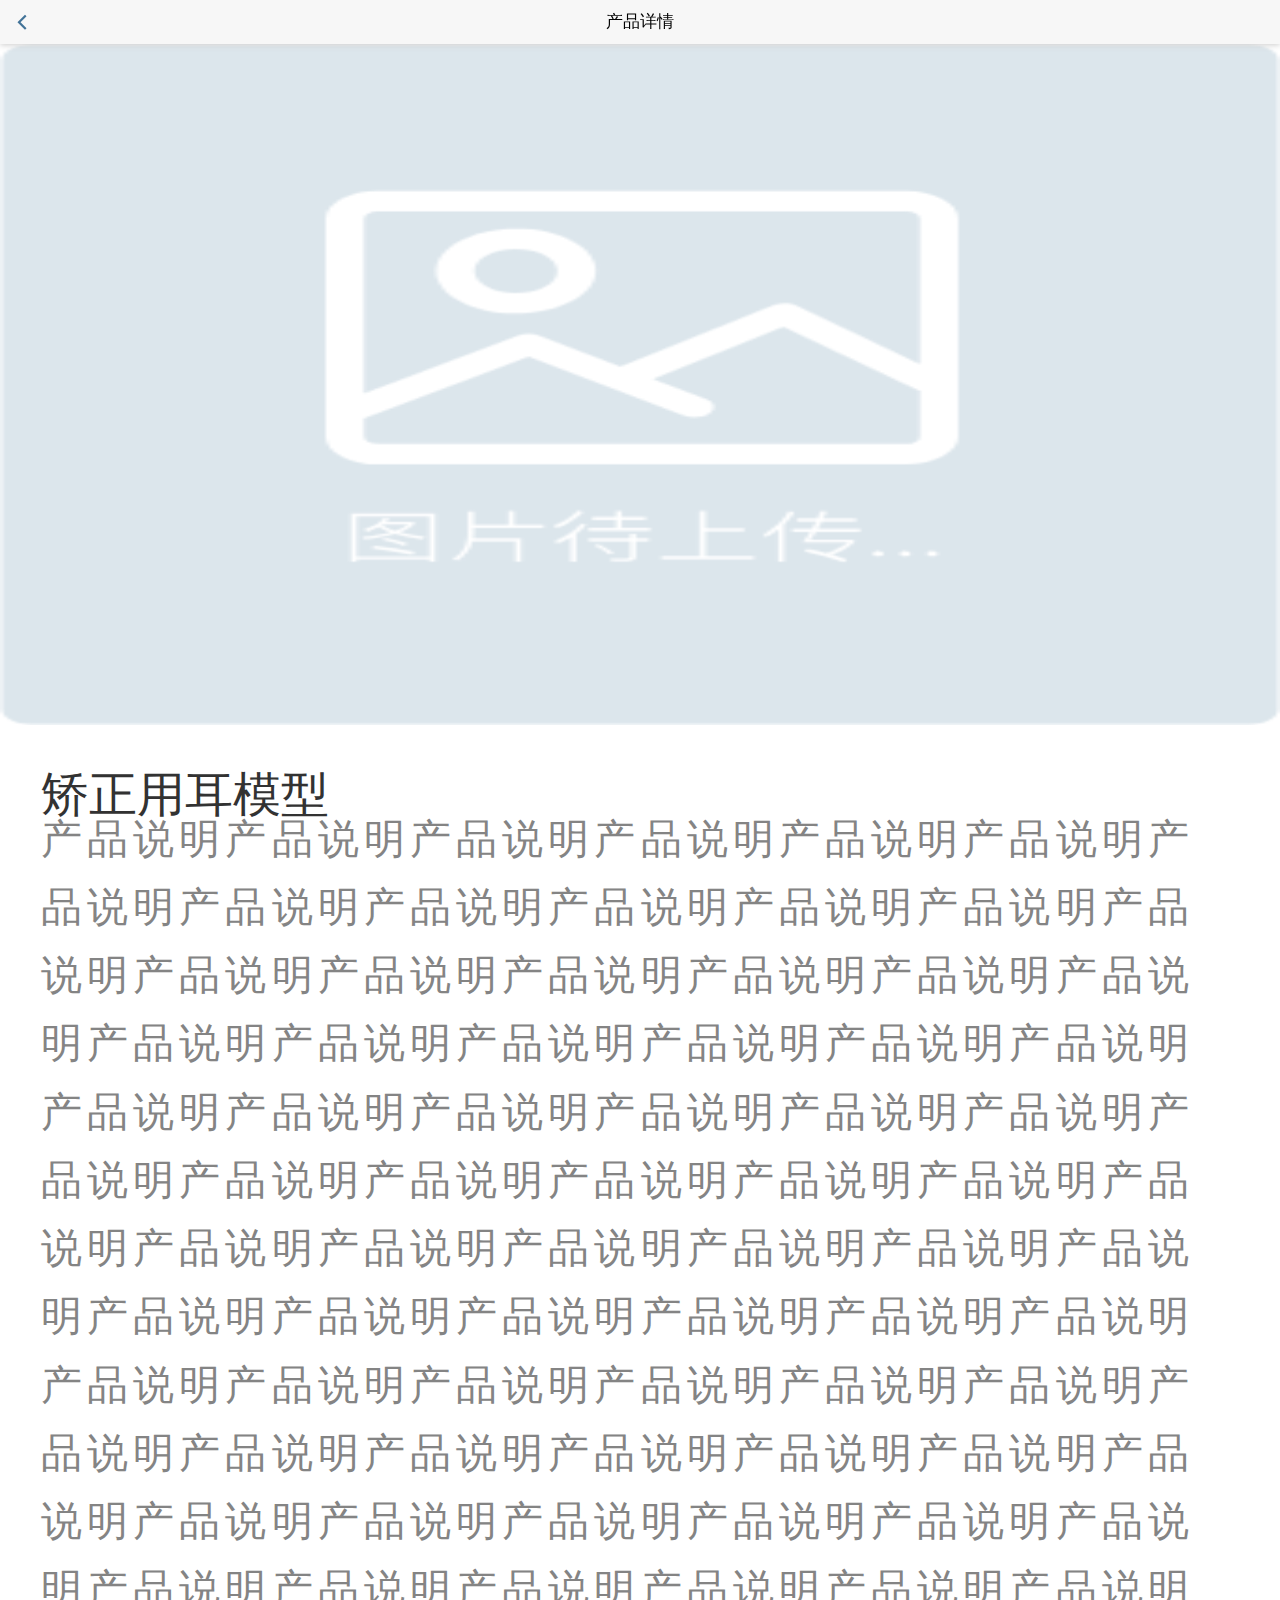
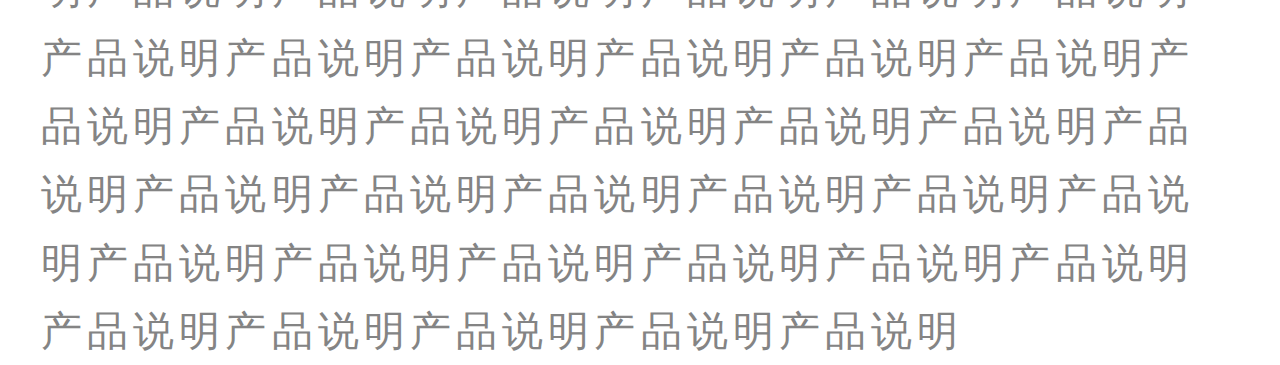
<file: productDetail.html>
<!DOCTYPE html>
<html>
	<head>
		<meta charset="UTF-8">
		<meta name="viewport" content="width=device-width,initial-scale=1,minimum-scale=1,maximum-scale=1,user-scalable=no" />
		<title></title>
		<link href="css/mui.min.css" rel="stylesheet"/>
		<link rel="stylesheet" type="text/css" href="css/com.css"/>
		<link rel="stylesheet" type="text/css" href="css/productDetail.css"/>
	</head>
	<body>
		<script type="text/javascript">
			(function (doc, win) {
		    // 分辨率Resolution适配
		    var docEl = doc.documentElement,
	        resizeEvt = 'orientationchange' in window ? 'orientationchange' : 'resize',
	        recalc = function () {
	            var clientWidth = docEl.clientWidth;
	            if (!clientWidth) return;
	            docEl.style.fontSize = 100 * (clientWidth / 750) + 'px';
	        };
		    // Abort if browser does not support addEventListener
		    if (!doc.addEventListener) return;
		    win.addEventListener(resizeEvt, recalc, false);
		    doc.addEventListener('DOMContentLoaded', recalc, false);
		    
		    // 一物理像素在不同屏幕的显示效果不一样。要根据devicePixelRatio来修改meta标签的scale,要注释上面的meta标签
		    (function(){
	        	return;
	        	var dpr = scale =1;
	         	var isIPhone = win.navigator.appVersion.match(/iphone/gi);
	        	var devicePixelRatio = win.devicePixelRatio;
		        if (isIPhone) {
		            // iOS下，对于2和3的屏，用2倍的方案，其余的用1倍方案
		            if (devicePixelRatio >= 3 && (!dpr || dpr >= 3)) {                
		                dpr = 3;
		            } else if (devicePixelRatio >= 2 && (!dpr || dpr >= 2)){
		                dpr = 2;
		            } else {
		                dpr = 1;
		            }
		        } else {
		            // 其他设备下，仍旧使用1倍的方案
		            dpr = 1;
		        }
	          	 scale = 1 / dpr;
	           
	           	// 
	          	var metaEl = "";
	           	metaEl = doc.createElement('meta');
	       		metaEl.setAttribute('name', 'viewport');
		        metaEl.setAttribute('content', 'initial-scale=' + scale + ', maximum-scale=' + scale + ', minimum-scale=' + scale + ', user-scalable=no');
		        if (docEl.firstElementChild) {
		            docEl.firstElementChild.appendChild(metaEl);
		        } else {
		            var wrap = doc.createElement('div');
		            wrap.appendChild(metaEl);
		            doc.write(wrap.innerHTML);
		        }
	    	})();
		        
			})(document, window);
		</script>
		<header class="mui-bar mui-bar-nav">
			<a class="mui-action-back mui-icon mui-icon-left-nav" style="color: #427398;" href="index.html"></a>
			<div class="mui-title">产品详情</div>
		</header>
		
		<div class="mui-content">
			<div class="mui-content-img">
				<img src="img/index/proN01.png"/>
			</div>
			
			<div class="mui-content-text-box">
				<div class="mui-content-title">
					矫正用耳模型
				</div>
				<div class="mui-content-text">
					产品说明产品说明产品说明产品说明产品说明产品说明产品说明产品说明产品说明产品说明产品说明产品说明产品说明产品说明产品说明产品说明产品说明产品说明产品说明产品说明产品说明产品说明产品说明产品说明产品说明产品说明产品说明产品说明产品说明产品说明产品说明产品说明产品说明产品说明产品说明产品说明产品说明产品说明产品说明产品说明产品说明产品说明产品说明产品说明产品说明产品说明产品说明产品说明产品说明产品说明产品说明产品说明产品说明产品说明产品说明产品说明产品说明产品说明产品说明产品说明产品说明产品说明产品说明产品说明产品说明产品说明产品说明产品说明产品说明产品说明产品说明产品说明产品说明产品说明产品说明产品说明产品说明产品说明产品说明产品说明产品说明产品说明产品说明产品说明产品说明产品说明产品说明产品说明产品说明产品说明产品说明产品说明产品说明产品说明产品说明产品说明产品说明产品说明产品说明产品说明产品说明产品说明产品说明产品说明产品说明
				</div>
			</div>
		</div>
		
		
	</body>
</html>
</file>
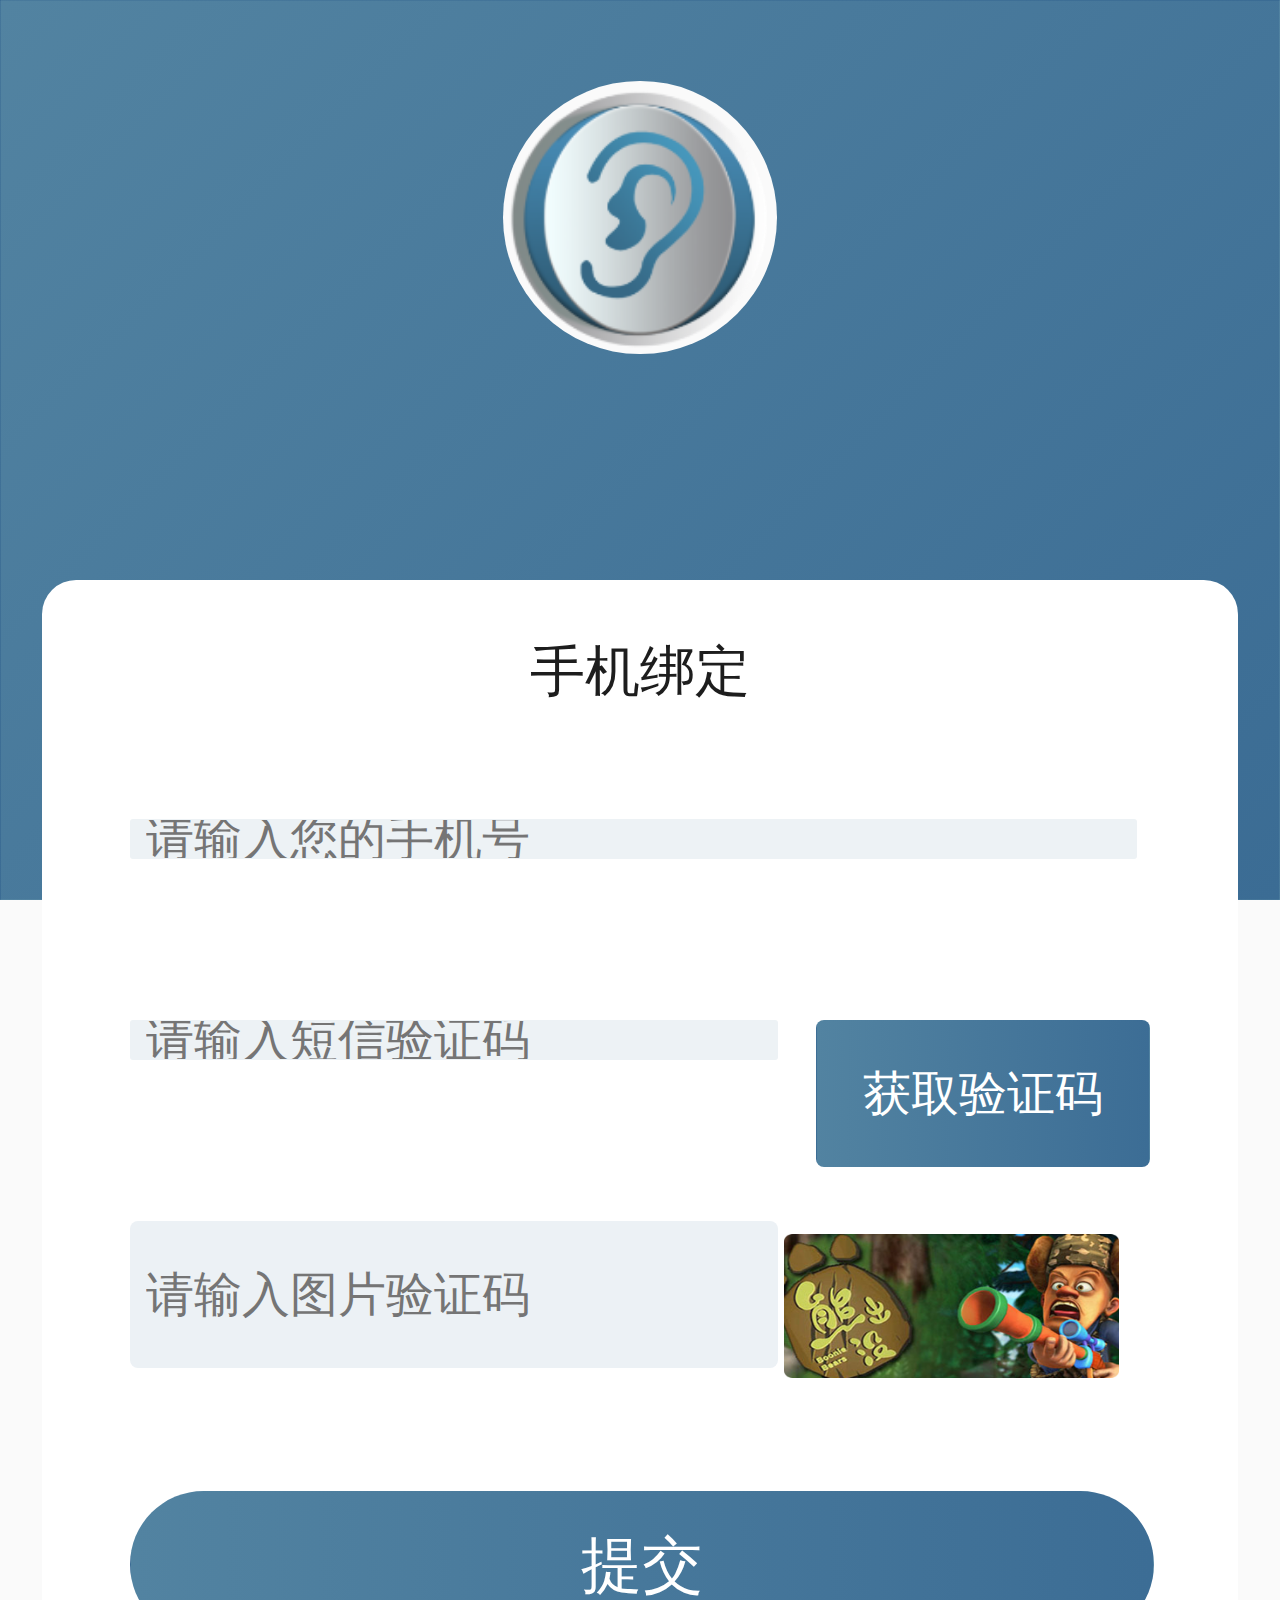
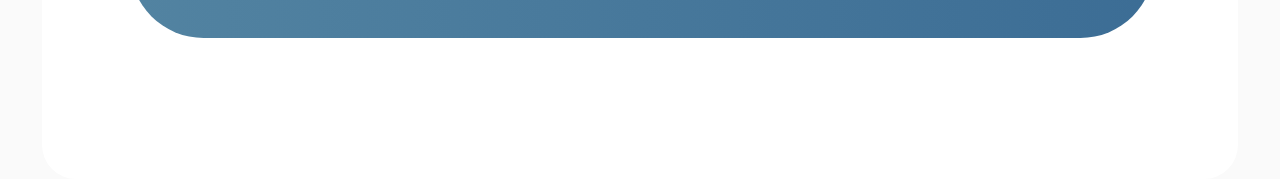
<file: reg.html>
<!DOCTYPE html>
<html class="ui-page-login">

	<head>
		<meta charset="utf-8">
		<meta name="viewport" content="width=device-width,initial-scale=1,minimum-scale=1,maximum-scale=1,user-scalable=no" />
		<title>手机绑定</title>
		<link href="css/mui.min.css" rel="stylesheet" />
		<link href="css/com.css" rel="stylesheet" />
		<link href="css/reg.css" rel="stylesheet" />
	</head>

	<body>
		<script type="text/javascript">
			(function (doc, win) {
		    // 分辨率Resolution适配
		    var docEl = doc.documentElement,
	        resizeEvt = 'orientationchange' in window ? 'orientationchange' : 'resize',
	        recalc = function () {
	            var clientWidth = docEl.clientWidth;
	            if (!clientWidth) return;
	            docEl.style.fontSize = 100 * (clientWidth / 750) + 'px';
	        };
		    // Abort if browser does not support addEventListener
		    if (!doc.addEventListener) return;
		    win.addEventListener(resizeEvt, recalc, false);
		    doc.addEventListener('DOMContentLoaded', recalc, false);
		    
		    // 一物理像素在不同屏幕的显示效果不一样。要根据devicePixelRatio来修改meta标签的scale,要注释上面的meta标签
		    (function(){
	        	return;
	        	var dpr = scale =1;
	         	var isIPhone = win.navigator.appVersion.match(/iphone/gi);
	        	var devicePixelRatio = win.devicePixelRatio;
		        if (isIPhone) {
		            // iOS下，对于2和3的屏，用2倍的方案，其余的用1倍方案
		            if (devicePixelRatio >= 3 && (!dpr || dpr >= 3)) {                
		                dpr = 3;
		            } else if (devicePixelRatio >= 2 && (!dpr || dpr >= 2)){
		                dpr = 2;
		            } else {
		                dpr = 1;
		            }
		        } else {
		            // 其他设备下，仍旧使用1倍的方案
		            dpr = 1;
		        }
	          	 scale = 1 / dpr;
	           
	           	// 
	          	var metaEl = "";
	           	metaEl = doc.createElement('meta');
	       		metaEl.setAttribute('name', 'viewport');
		        metaEl.setAttribute('content', 'initial-scale=' + scale + ', maximum-scale=' + scale + ', minimum-scale=' + scale + ', user-scalable=no');
		        if (docEl.firstElementChild) {
		            docEl.firstElementChild.appendChild(metaEl);
		        } else {
		            var wrap = doc.createElement('div');
		            wrap.appendChild(metaEl);
		            doc.write(wrap.innerHTML);
		        }
	    	})();
		        
			})(document, window);
		</script>
		<div class="mui-content">
			<div class="loging-img">
				<img src="img/reg/logo.png"/>
			</div>
			
			<div class="reg-box">
				<div class="reg-content-title">手机绑定</div>
				
				<div class="mui-input-row reg-content-phone">
			    	<input type="tel" maxlength="11" id="userPhone" class="mui-input-clear" placeholder="请输入您的手机号">
			    </div>
			    
			    <div class="reg-content-emailMak">
			    	<input type="tel" maxlength="6" id="userVerificationCode" class="Sms-Verification"placeholder="请输入短信验证码">
			    	<input type="button" class="Verification-Code" name="" id="" value="获取验证码" />
			    </div>
			    
			    <div class="reg-content-ImgMak">
			    	<input type="text" maxlength="6" id="userImgCode" class="Sms-Verification"placeholder="请输入图片验证码">
			    	<img class="Verification-Code-img" src="img/header_8.png"/>
			    </div>
			    
			    <div class="reg-content-submit" id="regSubmitBtn">
			    	提交
			    </div>
			    
			    <div class="reg-content-Agreement mui-input-row mui-checkbox">
			    	<!-- <input name="checkbox1" id="checkboxSure" value="Item 1" type="checkbox" checked>
			    	 注册即表示同意 <a href="###">《XXX协议》</a>-->
			    </div>
			</div>
		</div>
		<script src="js/lib/jquery-3.1.1.min.js" type="text/javascript" charset="utf-8"></script>
		<script src="js/mui.min.js"></script>
		<script src="js/com.js" type="text/javascript" charset="utf-8"></script>
		<script src="js/reg.js"></script>
	</body>

</html>
</file>
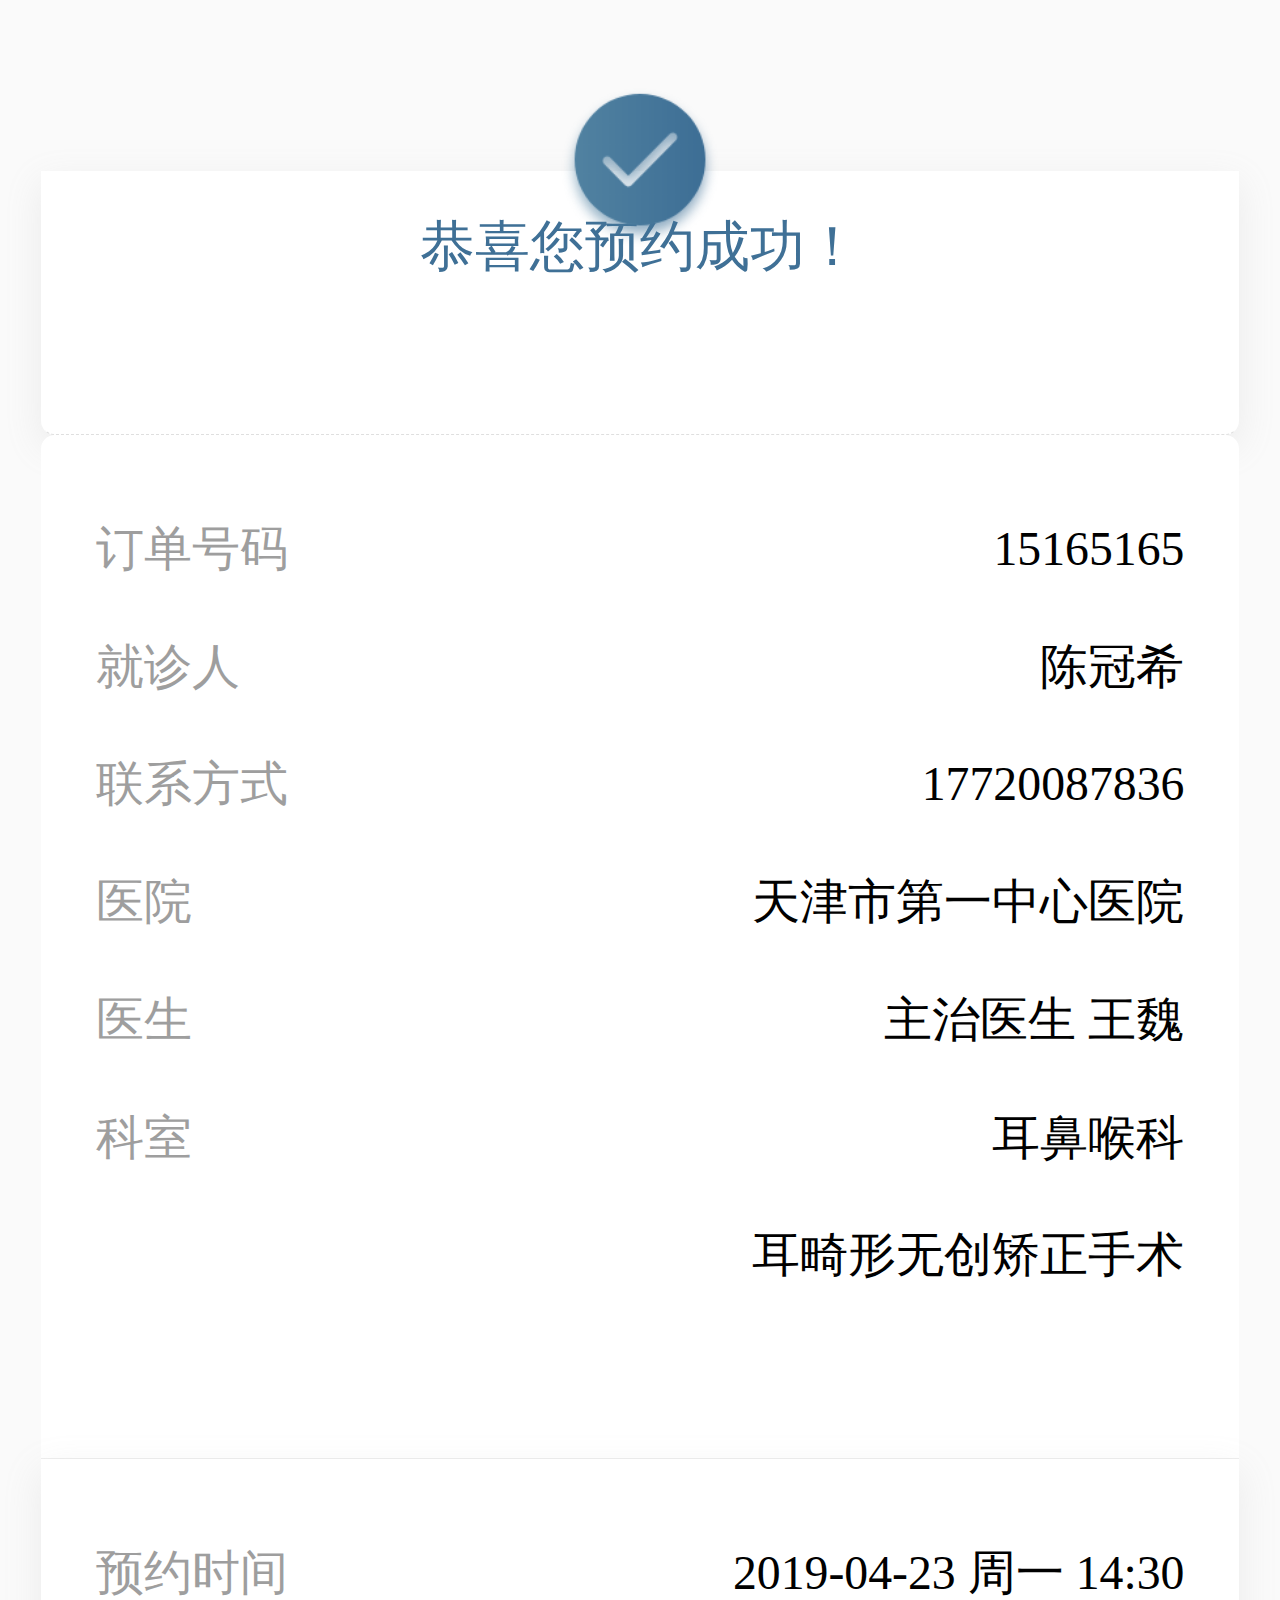
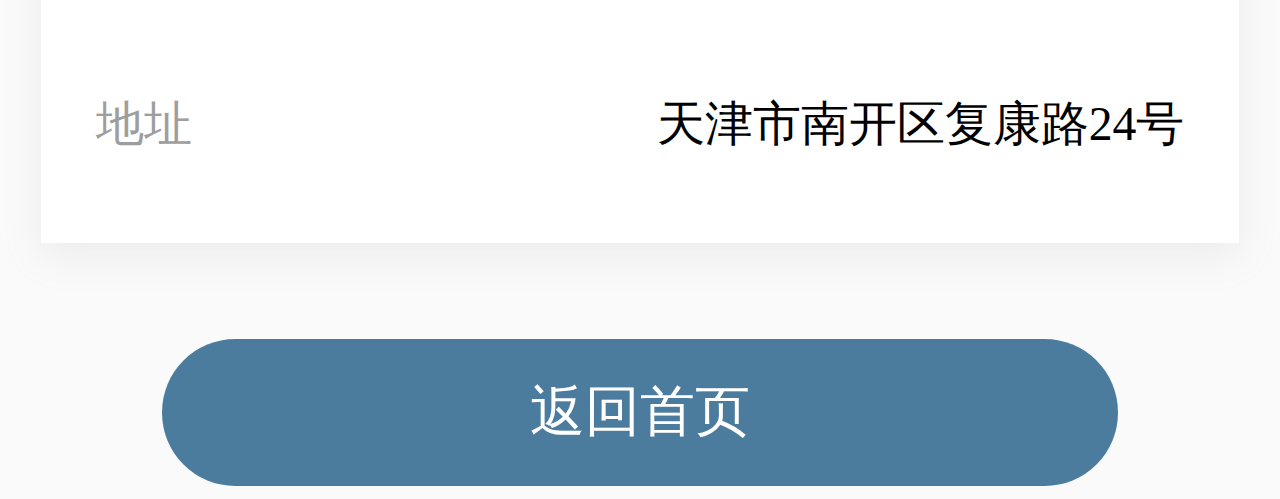
<file: successfulAppointment.html>
<!DOCTYPE html>
<html>
	<head>
		<meta charset="UTF-8">
		<meta name="viewport" content="width=device-width,initial-scale=1,minimum-scale=1,maximum-scale=1,user-scalable=no" />
		<meta name="format-detection" content="telephone=yes">
		<title>预约成功</title>
		<link href="css/mui.min.css" rel="stylesheet"/>
		<link rel="stylesheet" type="text/css" href="css/successfulAppointment.css"/>
	</head>
	<body>
		<script type="text/javascript">
			(function (doc, win) {
		    // 分辨率Resolution适配
		    var docEl = doc.documentElement,
	        resizeEvt = 'orientationchange' in window ? 'orientationchange' : 'resize',
	        recalc = function () {
	            var clientWidth = docEl.clientWidth;
	            if (!clientWidth) return;
	            docEl.style.fontSize = 100 * (clientWidth / 750) + 'px';
	        };
		    // Abort if browser does not support addEventListener
		    if (!doc.addEventListener) return;
		    win.addEventListener(resizeEvt, recalc, false);
		    doc.addEventListener('DOMContentLoaded', recalc, false);
		    
		    // 一物理像素在不同屏幕的显示效果不一样。要根据devicePixelRatio来修改meta标签的scale,要注释上面的meta标签
		    (function(){
	        	return;
	        	var dpr = scale =1;
	         	var isIPhone = win.navigator.appVersion.match(/iphone/gi);
	        	var devicePixelRatio = win.devicePixelRatio;
		        if (isIPhone) {
		            // iOS下，对于2和3的屏，用2倍的方案，其余的用1倍方案
		            if (devicePixelRatio >= 3 && (!dpr || dpr >= 3)) {                
		                dpr = 3;
		            } else if (devicePixelRatio >= 2 && (!dpr || dpr >= 2)){
		                dpr = 2;
		            } else {
		                dpr = 1;
		            }
		        } else {
		            // 其他设备下，仍旧使用1倍的方案
		            dpr = 1;
		        }
	          	 scale = 1 / dpr;
	           
	           	// 
	          	var metaEl = "";
	           	metaEl = doc.createElement('meta');
	       		metaEl.setAttribute('name', 'viewport');
		        metaEl.setAttribute('content', 'initial-scale=' + scale + ', maximum-scale=' + scale + ', minimum-scale=' + scale + ', user-scalable=no');
		        if (docEl.firstElementChild) {
		            docEl.firstElementChild.appendChild(metaEl);
		        } else {
		            var wrap = doc.createElement('div');
		            wrap.appendChild(metaEl);
		            doc.write(wrap.innerHTML);
		        }
	    	})();
		        
			})(document, window);
		</script>
		
		<div class='mui-content'>
			<div class="mui-suc-state">
					<img src="img/sucAppointment/sucLogo.png"/>
			</div>
			
			<div class="mui-suc-congratulations">
				<div>恭喜您预约成功！</div>
			</div>
			
			<div class="mui-suc-congratulations-list-box">
				<div class="mui-suc-congratulations-list">
					<div>订单号码</div>
					<div>15165165</div>
				</div>
				
				<div class="mui-suc-congratulations-list">
					<div>就诊人</div>
					<div>陈冠希</div>
				</div>
				
				<div class="mui-suc-congratulations-list">
					<div>联系方式</div>
					<div><a href="tel:17720087836" style="color: #000;" class="call">17720087836</a></div>
				</div>
				
				<div class="mui-suc-congratulations-list">
					<div>医院</div>
					<div>天津市第一中心医院</div>
				</div>
				<div class="mui-suc-congratulations-list">
					<div>医生</div>
					<div>主治医生 王魏</div>
				</div>
				<div class="mui-suc-congratulations-list">
					<div>科室</div>
					<div>耳鼻喉科</div>
				</div>
				<div class="mui-suc-congratulations-list">
					<div></div>
					<div>耳畸形无创矫正手术</div>
				</div>
				
			</div>
			
			<div class="mui-suc-follow">
				
				<div class="mui-suc-congratulations-list">
					<div>预约时间</div>
					<div>2019-04-23 周一 14:30</div>
				</div>
				
				<div class="mui-suc-follow-list">
					<div>地址</div>
					<div>天津市南开区复康路24号</div>
				</div>
				
				<!--<div class="mui-suc-follow-list">
					<div>关注微信公众号</div>
					<div class="follow-box"><span>关注</span></div>
				</div>-->
			</div>
			
			<div class="back-index"><a href="index.html">返回首页</a></div>
			
		</div>
	</body>
</html>
</file>
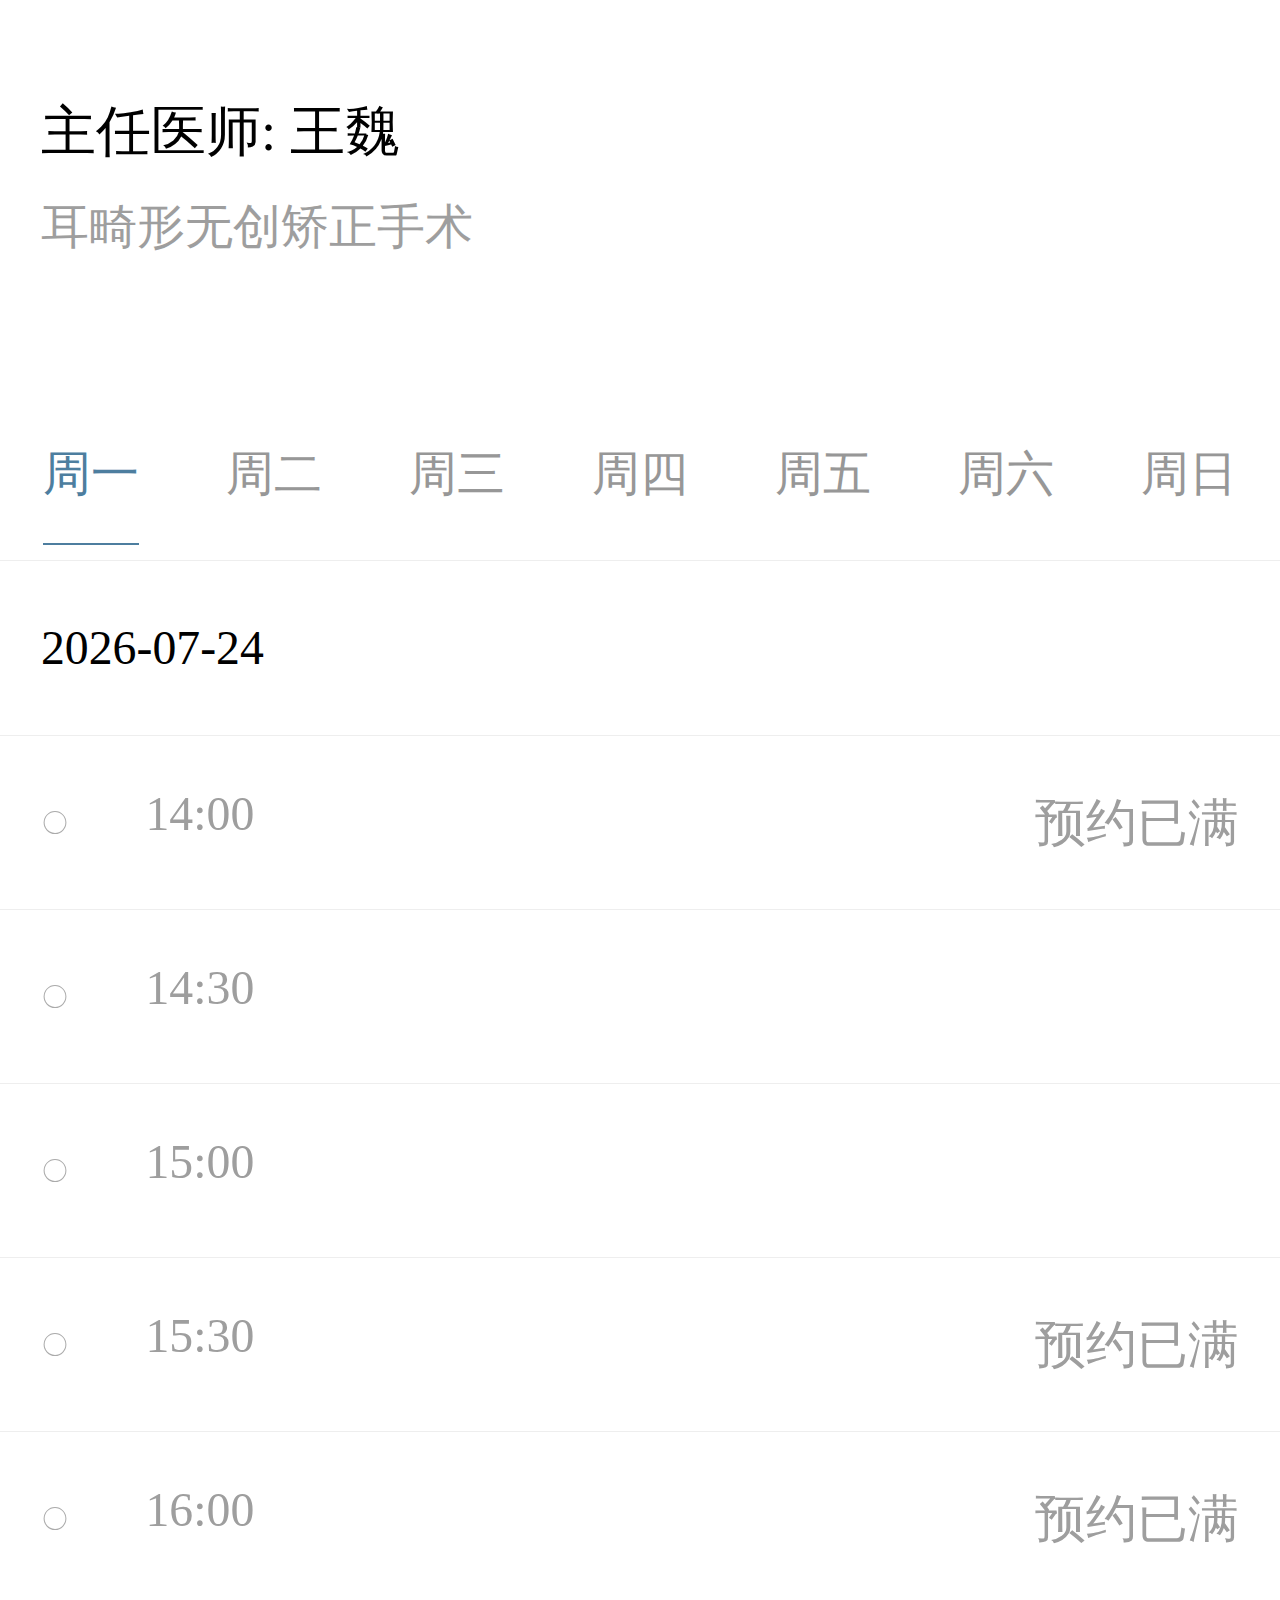
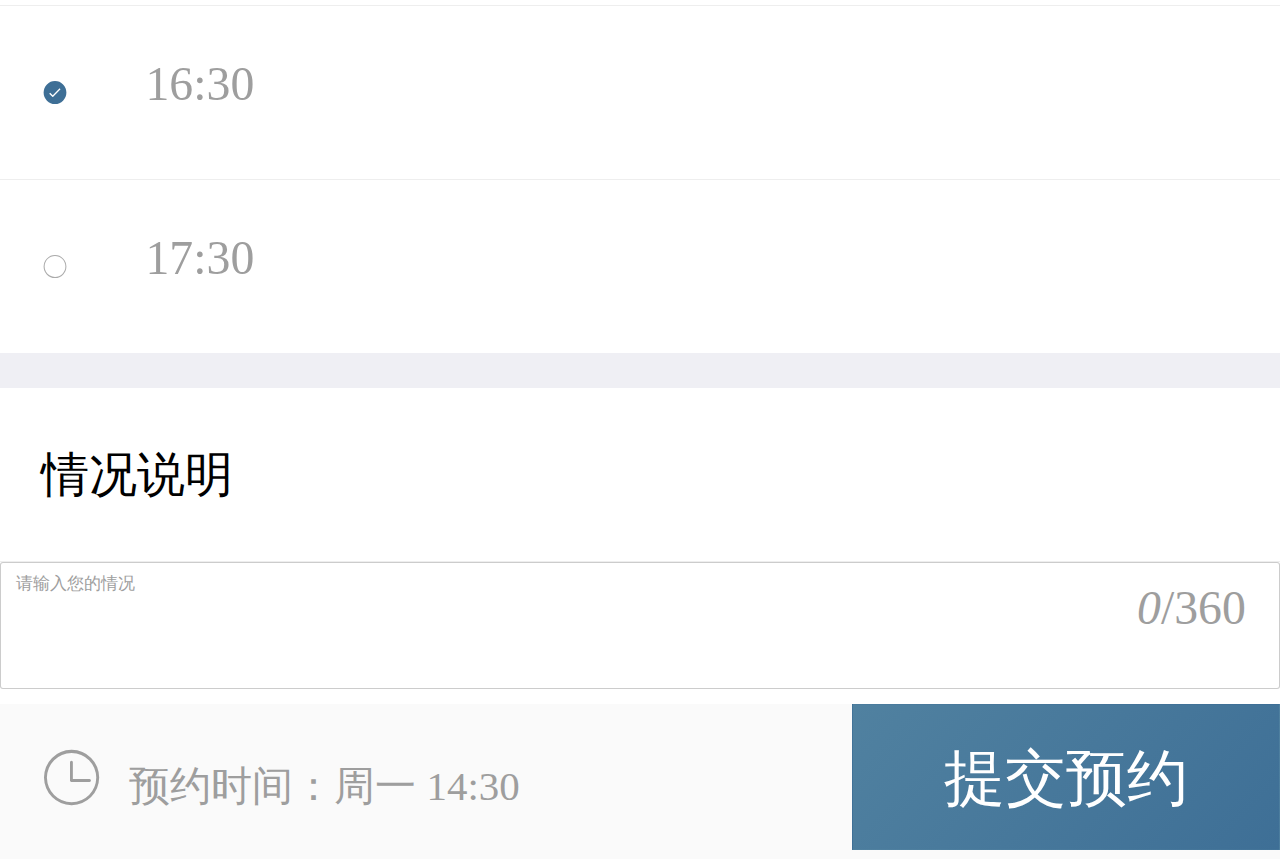
<file: timeAppointment.html>
<!DOCTYPE html>
<html>
	<head>
		<meta charset="UTF-8">
		<meta name="viewport" content="width=device-width,initial-scale=1,minimum-scale=1,maximum-scale=1,user-scalable=no" />
		<title>预约时间</title>
		<link href="css/mui.min.css" rel="stylesheet" />
		<link rel="stylesheet" type="text/css" href="css/font/iconfont.css"/>
		<link rel="stylesheet" type="text/css" href="css/com.css"/>
		<link rel="stylesheet" type="text/css" href="css/timeAppointment.css"/>
	</head>
	<body>
		<script type="text/javascript">
			(function (doc, win) {
		    // 分辨率Resolution适配
		    var docEl = doc.documentElement,
	        resizeEvt = 'orientationchange' in window ? 'orientationchange' : 'resize',
	        recalc = function () {
	            var clientWidth = docEl.clientWidth;
	            if (!clientWidth) return;
	            docEl.style.fontSize = 100 * (clientWidth / 750) + 'px';
	        };
		    // Abort if browser does not support addEventListener
		    if (!doc.addEventListener) return;
		    win.addEventListener(resizeEvt, recalc, false);
		    doc.addEventListener('DOMContentLoaded', recalc, false);
		    
		    // 一物理像素在不同屏幕的显示效果不一样。要根据devicePixelRatio来修改meta标签的scale,要注释上面的meta标签
		    (function(){
	        	return;
	        	var dpr = scale =1;
	         	var isIPhone = win.navigator.appVersion.match(/iphone/gi);
	        	var devicePixelRatio = win.devicePixelRatio;
		        if (isIPhone) {
		            // iOS下，对于2和3的屏，用2倍的方案，其余的用1倍方案
		            if (devicePixelRatio >= 3 && (!dpr || dpr >= 3)) {                
		                dpr = 3;
		            } else if (devicePixelRatio >= 2 && (!dpr || dpr >= 2)){
		                dpr = 2;
		            } else {
		                dpr = 1;
		            }
		        } else {
		            // 其他设备下，仍旧使用1倍的方案
		            dpr = 1;
		        }
	          	 scale = 1 / dpr;
	           
	           	// 
	          	var metaEl = "";
	           	metaEl = doc.createElement('meta');
	       		metaEl.setAttribute('name', 'viewport');
		        metaEl.setAttribute('content', 'initial-scale=' + scale + ', maximum-scale=' + scale + ', minimum-scale=' + scale + ', user-scalable=no');
		        if (docEl.firstElementChild) {
		            docEl.firstElementChild.appendChild(metaEl);
		        } else {
		            var wrap = doc.createElement('div');
		            wrap.appendChild(metaEl);
		            doc.write(wrap.innerHTML);
		        }
	    	})();
		        
			})(document, window);
		</script>
		<div class="mui-content">
			<div class="mui-doc-user">
				<h4>主任医师: 王魏</h4>
				<p>耳畸形无创矫正手术</p>
			</div>
			
			<div class="mui-week-select">
				<div class="mui-week-select-div mui-active" data-name='1'><a href="###">周一</a></div>
				<div class="mui-week-select-div" data-name='2'><a href="###">周二</a></div>
				<div class="mui-week-select-div" data-name='3'><a href="###">周三</a></div>
				<div class="mui-week-select-div" data-name='4'><a href="###">周四</a></div>
				<div class="mui-week-select-div" data-name='5'><a href="###">周五</a></div>
				<div class="mui-week-select-div" data-name='6'><a href="###">周六</a></div>
				<div class="mui-week-select-div" data-name='0'><a href="###">周日</a></div>
			</div>
			
			<div class="mui-data-time">
				<p id="muiDataTime">2019-04-23</p>
			</div>
			
			<div class="mui-scroll-box">
				<div class="mui-scroll-wrapper">
					<div class="mui-scroll">
						
						<div class="mui-scroll-list" state-data='1'>
							<div class="mui-input-row mui-checkbox">
								<input name="checkbox1" value="Item 1" disabled="disabled" type="checkbox">
							 	<span class="time">14:00</span>
							</div>
							<div class="mui-scroll-state">
								预约已满
							</div>
						</div>
						
						<div class="mui-scroll-list">
							<div class="mui-input-row mui-checkbox">
								<input name="checkbox1" value="Item 1" disabled="disabled"  type="checkbox" >
							 	<span class="time">14:30</span>
							</div>
							<div class="mui-scroll-state">
								
							</div>
						</div>
						
						<div class="mui-scroll-list">
							<div class="mui-input-row mui-checkbox">
								<input name="checkbox1" value="Item 1" disabled="disabled"  type="checkbox">
							 	<span class="time">15:00</span>
							</div>
							<div class="mui-scroll-state">
								
							</div>
						</div>
						
						<div class="mui-scroll-list" state-data='1'>
							<div class="mui-input-row mui-checkbox">
								<input name="checkbox1" value="Item 1" disabled="disabled"   type="checkbox" disabled="disabled">
							 	<span class="time">15:30</span>
							</div>
							<div class="mui-scroll-state">
								预约已满
							</div>
						</div>
						
						<div class="mui-scroll-list"  state-data='1'>
							<div class="mui-input-row mui-checkbox">
								<input name="checkbox1" value="Item 1" disabled="disabled" type="checkbox" disabled="disabled">
							 	<span class="time">16:00</span>
							</div>
							<div class="mui-scroll-state">
								预约已满
							</div>
						</div>
						
						<div class="mui-scroll-list">
							<div class="mui-input-row mui-checkbox">
								<input name="checkbox1" value="Item 1" disabled="disabled"  type="checkbox" checked>
							 	<span class="time">16:30</span>
							</div>
							<div class="mui-scroll-state">
								
							</div>
						</div>
						
						<div class="mui-scroll-list">
							<div class="mui-input-row mui-checkbox">
								<input name="checkbox1" value="Item 1" disabled="disabled"  type="checkbox" >
							 	<span class="time">17:30</span>
							</div>
							<div class="mui-scroll-state">
								
							</div>
						</div>
						
						<div class="mui-scroll-list">
							<div class="mui-input-row mui-checkbox">
								<input name="checkbox1" value="Item 1" disabled="disabled"  type="checkbox" >
							 	<span class="time">14:00</span>
							</div>
							<div class="mui-scroll-state">
								
							</div>
						</div>
						
						<div class="mui-scroll-list">
							<div class="mui-input-row mui-checkbox">
								<input name="checkbox1" value="Item 1" disabled="disabled"  type="checkbox" >
							 	<span class="time">14:00</span>
							</div>
							<div class="mui-scroll-state">
								
							</div>
						</div>
						
						<div class="mui-scroll-list">
							<div class="mui-input-row mui-checkbox">
								<input name="checkbox1" value="Item 1" disabled="disabled" type="checkbox" >
							 	<span class="time">14:00</span>
							</div>
							<div class="mui-scroll-state">
								
							</div>
						</div>
						
						<div class="mui-scroll-list">
							<div class="mui-input-row mui-checkbox">
								<input name="checkbox1" value="Item 1" disabled="disabled" type="checkbox" >
							 	<span class="time">14:00</span>
							</div>
							<div class="mui-scroll-state">
								
							</div>
						</div>
						
						<div class="mui-scroll-list">
							<div class="mui-input-row mui-checkbox">
								<input name="checkbox1" value="Item 1" disabled="disabled" type="checkbox">
							 	<span class="time">14:00</span>
							</div>
							<div class="mui-scroll-state">
								
							</div>
						</div>
						 
					</div>
				</div>
			</div>
			
			<!--情况说明-->
			<div class="situation-description">
				情况说明
			</div>
			
			<!--情况输入-->
			<div class="situation-description-textarea">
				<textarea name="" onfocus="focusChange()" onblur="BlurChange()" oninput="specChange()" id="spec" maxlength="360" rows="5" cols="5">请输入您的情况</textarea><span><i id="specSpan">0</i>/360</span>
			</div>
			
			<!--时间确定-->
			<div class="mui-time-sure">
				<div><span class="icon iconfont icon-shijian"></span>预约时间：周一 14:30</div>
				<div id="sureBtn">提交预约</div>
			</div>
		</div>
		
		<script src="js/lib/jquery-3.1.1.min.js" type="text/javascript" charset="utf-8"></script>
		<script src="js/mui.min.js"></script>
		<script src="js/com.js" type="text/javascript" charset="utf-8"></script>
		<script src="js/timeAppointment.js"></script>
	</body>
</html>
</file>
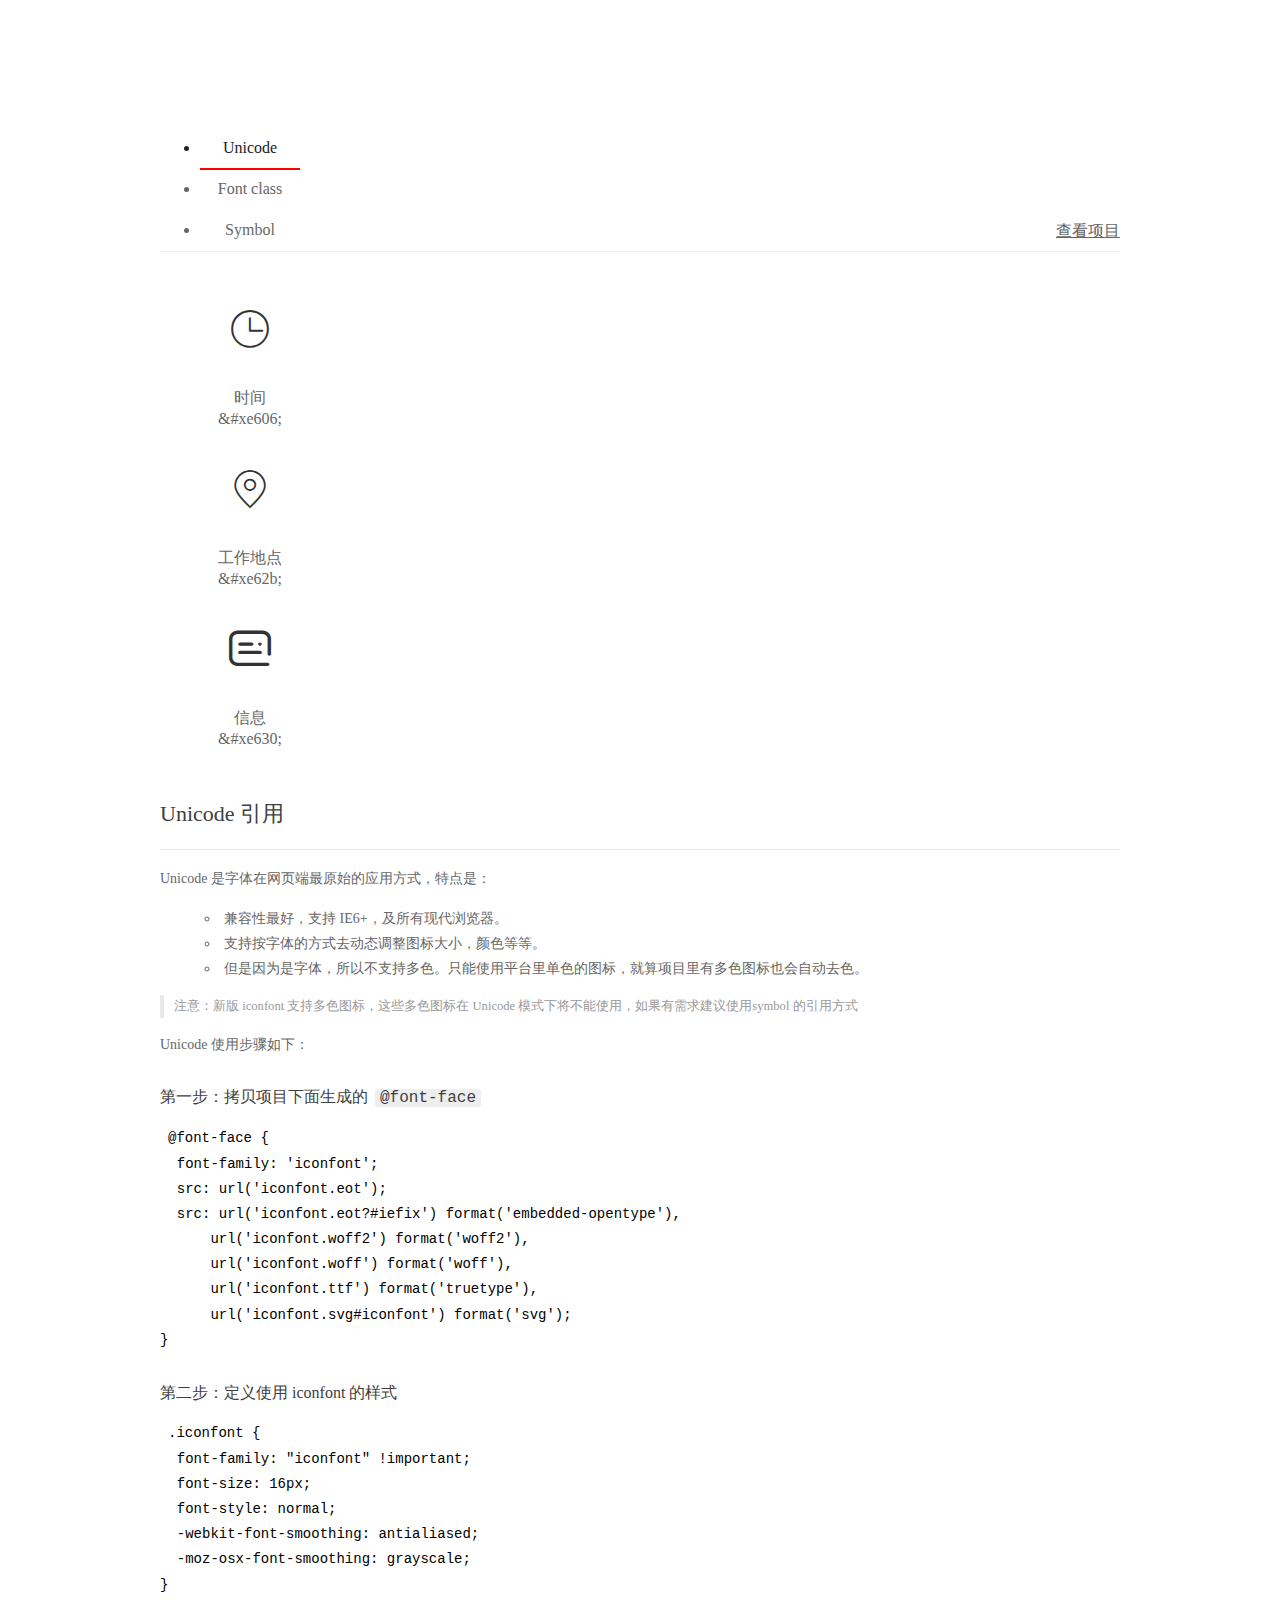
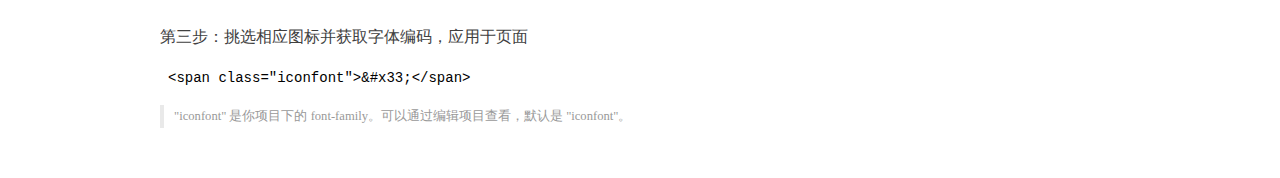
<file: css/font/demo_index.html>
<!DOCTYPE html>
<html>
<head>
  <meta charset="utf-8"/>
  <title>IconFont Demo</title>
  <link rel="shortcut icon" href="https://gtms04.alicdn.com/tps/i4/TB1_oz6GVXXXXaFXpXXJDFnIXXX-64-64.ico" type="image/x-icon"/>
  <link rel="stylesheet" href="https://g.alicdn.com/thx/cube/1.3.2/cube.min.css">
  <link rel="stylesheet" href="demo.css">
  <link rel="stylesheet" href="iconfont.css">
  <script src="iconfont.js"></script>
  <!-- jQuery -->
  <script src="https://a1.alicdn.com/oss/uploads/2018/12/26/7bfddb60-08e8-11e9-9b04-53e73bb6408b.js"></script>
  <!-- 代码高亮 -->
  <script src="https://a1.alicdn.com/oss/uploads/2018/12/26/a3f714d0-08e6-11e9-8a15-ebf944d7534c.js"></script>
</head>
<body>
  <div class="main">
    <h1 class="logo"><a href="https://www.iconfont.cn/" title="iconfont 首页" target="_blank">&#xe86b;</a></h1>
    <div class="nav-tabs">
      <ul id="tabs" class="dib-box">
        <li class="dib active"><span>Unicode</span></li>
        <li class="dib"><span>Font class</span></li>
        <li class="dib"><span>Symbol</span></li>
      </ul>
      
      <a href="https://www.iconfont.cn/manage/index?manage_type=myprojects&projectId=1196391" target="_blank" class="nav-more">查看项目</a>
      
    </div>
    <div class="tab-container">
      <div class="content unicode" style="display: block;">
          <ul class="icon_lists dib-box">
          
            <li class="dib">
              <span class="icon iconfont">&#xe606;</span>
                <div class="name">时间</div>
                <div class="code-name">&amp;#xe606;</div>
              </li>
          
            <li class="dib">
              <span class="icon iconfont">&#xe62b;</span>
                <div class="name">工作地点</div>
                <div class="code-name">&amp;#xe62b;</div>
              </li>
          
            <li class="dib">
              <span class="icon iconfont">&#xe630;</span>
                <div class="name">信息</div>
                <div class="code-name">&amp;#xe630;</div>
              </li>
          
          </ul>
          <div class="article markdown">
          <h2 id="unicode-">Unicode 引用</h2>
          <hr>

          <p>Unicode 是字体在网页端最原始的应用方式，特点是：</p>
          <ul>
            <li>兼容性最好，支持 IE6+，及所有现代浏览器。</li>
            <li>支持按字体的方式去动态调整图标大小，颜色等等。</li>
            <li>但是因为是字体，所以不支持多色。只能使用平台里单色的图标，就算项目里有多色图标也会自动去色。</li>
          </ul>
          <blockquote>
            <p>注意：新版 iconfont 支持多色图标，这些多色图标在 Unicode 模式下将不能使用，如果有需求建议使用symbol 的引用方式</p>
          </blockquote>
          <p>Unicode 使用步骤如下：</p>
          <h3 id="-font-face">第一步：拷贝项目下面生成的 <code>@font-face</code></h3>
<pre><code class="language-css"
>@font-face {
  font-family: 'iconfont';
  src: url('iconfont.eot');
  src: url('iconfont.eot?#iefix') format('embedded-opentype'),
      url('iconfont.woff2') format('woff2'),
      url('iconfont.woff') format('woff'),
      url('iconfont.ttf') format('truetype'),
      url('iconfont.svg#iconfont') format('svg');
}
</code></pre>
          <h3 id="-iconfont-">第二步：定义使用 iconfont 的样式</h3>
<pre><code class="language-css"
>.iconfont {
  font-family: "iconfont" !important;
  font-size: 16px;
  font-style: normal;
  -webkit-font-smoothing: antialiased;
  -moz-osx-font-smoothing: grayscale;
}
</code></pre>
          <h3 id="-">第三步：挑选相应图标并获取字体编码，应用于页面</h3>
<pre>
<code class="language-html"
>&lt;span class="iconfont"&gt;&amp;#x33;&lt;/span&gt;
</code></pre>
          <blockquote>
            <p>"iconfont" 是你项目下的 font-family。可以通过编辑项目查看，默认是 "iconfont"。</p>
          </blockquote>
          </div>
      </div>
      <div class="content font-class">
        <ul class="icon_lists dib-box">
          
          <li class="dib">
            <span class="icon iconfont icon-shijian"></span>
            <div class="name">
              时间
            </div>
            <div class="code-name">.icon-shijian
            </div>
          </li>
          
          <li class="dib">
            <span class="icon iconfont icon-gongzuodidian"></span>
            <div class="name">
              工作地点
            </div>
            <div class="code-name">.icon-gongzuodidian
            </div>
          </li>
          
          <li class="dib">
            <span class="icon iconfont icon-xinxi"></span>
            <div class="name">
              信息
            </div>
            <div class="code-name">.icon-xinxi
            </div>
          </li>
          
        </ul>
        <div class="article markdown">
        <h2 id="font-class-">font-class 引用</h2>
        <hr>

        <p>font-class 是 Unicode 使用方式的一种变种，主要是解决 Unicode 书写不直观，语意不明确的问题。</p>
        <p>与 Unicode 使用方式相比，具有如下特点：</p>
        <ul>
          <li>兼容性良好，支持 IE8+，及所有现代浏览器。</li>
          <li>相比于 Unicode 语意明确，书写更直观。可以很容易分辨这个 icon 是什么。</li>
          <li>因为使用 class 来定义图标，所以当要替换图标时，只需要修改 class 里面的 Unicode 引用。</li>
          <li>不过因为本质上还是使用的字体，所以多色图标还是不支持的。</li>
        </ul>
        <p>使用步骤如下：</p>
        <h3 id="-fontclass-">第一步：引入项目下面生成的 fontclass 代码：</h3>
<pre><code class="language-html">&lt;link rel="stylesheet" href="./iconfont.css"&gt;
</code></pre>
        <h3 id="-">第二步：挑选相应图标并获取类名，应用于页面：</h3>
<pre><code class="language-html">&lt;span class="iconfont icon-xxx"&gt;&lt;/span&gt;
</code></pre>
        <blockquote>
          <p>"
            iconfont" 是你项目下的 font-family。可以通过编辑项目查看，默认是 "iconfont"。</p>
        </blockquote>
      </div>
      </div>
      <div class="content symbol">
          <ul class="icon_lists dib-box">
          
            <li class="dib">
                <svg class="icon svg-icon" aria-hidden="true">
                  <use xlink:href="#icon-shijian"></use>
                </svg>
                <div class="name">时间</div>
                <div class="code-name">#icon-shijian</div>
            </li>
          
            <li class="dib">
                <svg class="icon svg-icon" aria-hidden="true">
                  <use xlink:href="#icon-gongzuodidian"></use>
                </svg>
                <div class="name">工作地点</div>
                <div class="code-name">#icon-gongzuodidian</div>
            </li>
          
            <li class="dib">
                <svg class="icon svg-icon" aria-hidden="true">
                  <use xlink:href="#icon-xinxi"></use>
                </svg>
                <div class="name">信息</div>
                <div class="code-name">#icon-xinxi</div>
            </li>
          
          </ul>
          <div class="article markdown">
          <h2 id="symbol-">Symbol 引用</h2>
          <hr>

          <p>这是一种全新的使用方式，应该说这才是未来的主流，也是平台目前推荐的用法。相关介绍可以参考这篇<a href="">文章</a>
            这种用法其实是做了一个 SVG 的集合，与另外两种相比具有如下特点：</p>
          <ul>
            <li>支持多色图标了，不再受单色限制。</li>
            <li>通过一些技巧，支持像字体那样，通过 <code>font-size</code>, <code>color</code> 来调整样式。</li>
            <li>兼容性较差，支持 IE9+，及现代浏览器。</li>
            <li>浏览器渲染 SVG 的性能一般，还不如 png。</li>
          </ul>
          <p>使用步骤如下：</p>
          <h3 id="-symbol-">第一步：引入项目下面生成的 symbol 代码：</h3>
<pre><code class="language-html">&lt;script src="./iconfont.js"&gt;&lt;/script&gt;
</code></pre>
          <h3 id="-css-">第二步：加入通用 CSS 代码（引入一次就行）：</h3>
<pre><code class="language-html">&lt;style&gt;
.icon {
  width: 1em;
  height: 1em;
  vertical-align: -0.15em;
  fill: currentColor;
  overflow: hidden;
}
&lt;/style&gt;
</code></pre>
          <h3 id="-">第三步：挑选相应图标并获取类名，应用于页面：</h3>
<pre><code class="language-html">&lt;svg class="icon" aria-hidden="true"&gt;
  &lt;use xlink:href="#icon-xxx"&gt;&lt;/use&gt;
&lt;/svg&gt;
</code></pre>
          </div>
      </div>

    </div>
  </div>
  <script>
  $(document).ready(function () {
      $('.tab-container .content:first').show()

      $('#tabs li').click(function (e) {
        var tabContent = $('.tab-container .content')
        var index = $(this).index()

        if ($(this).hasClass('active')) {
          return
        } else {
          $('#tabs li').removeClass('active')
          $(this).addClass('active')

          tabContent.hide().eq(index).fadeIn()
        }
      })
    })
  </script>
</body>
</html>
</file>
<file: css/com.css>
html,body{
	height: 100%;
	margin: 0;
	padding: 0;
	font-size: 20px;
	background: #FAFAFA;
}
.mui-bar-footer{
	width: 100%;
	position: fixed;
	bottom: 0;
	left: 0;
	display: flex;
	background: #F9F9F9;
	border-top: 1px solid #dfdfdf;
}
.mui-bar-footer div{
	flex: auto;
	text-align: center;
}
.mui-bar-footer div p{
	margin-bottom: 0.1rem;
}
.mui-bar-footer div img{
	width:0.53rem;
	height:0.48rem;
	margin-top: 0.11rem;
}
.mui-footer-color{
	font-size:0.2rem;
	font-family:PingFang SC;
	font-weight:300;
	line-height:0.28rem;
	color:rgba(206,206,206,1);
	opacity:1;
}
.mui-footer-color-active{
	font-size:0.2rem;
	font-family:PingFang SC;
	font-weight:400;
	line-height:0.28rem;
	color:rgba(66,115,152,1);
	opacity:1;
}
.mui-checkbox input[type=checkbox]:checked:before, .mui-radio input[type=radio]:checked:before {
	color: #3E6F96;
}
</file>
<file: css/index.css>
html,body{
	height: 100%;
	margin: 0;
	padding: 0;
	font-size: 20px;
	background: #FAFAFA;
}
.mui-content{
	width: 100%;
	padding:0 0.24rem;
	padding-top: 0.32rem;
	background: #FAFAFA;
	margin-bottom: 3rem;
	box-sizing: border-box;
}
.mui-slider .mui-slider-group .mui-slider-item{
	margin-left: 0.25rem;
}
.mui-slider-item img{
	height: 3.4rem;
	width:100%;
	border-radius: 0.2rem;
}

.mui-row{
	width: 100%;
	display: flex;
	flex-wrap:wrap;
	margin-top: 0.4rem;
}
.mui-row .mui-col-sm{
	width:3.4rem;
	flex: auto;
	text-align: center;
	padding-bottom: 0.25rem;
	box-sizing: border-box;
}
.mui-row .mui-col-sm img{
	height:3.4rem;
	width:3.4rem;
	border-radius: 0.1rem;
}
.mui-row .mui-col-sm .mui-product-title{
	font-family:Microsoft YaHei;
	font-weight:400;
	line-height:0.37rem;
	font-size: 0.28rem;
	color:rgba(50,50,50,1);
	opacity:1;
	text-align: left;
	padding:0  0.2rem;
	margin-top: 0.16rem;
	box-sizing: border-box;
}
.mui-row .mui-col-sm .mui-product-text{
	font-size:0.24rem;
	font-family:Microsoft YaHei;
	font-weight:400;
	color:rgba(132,132,132,1);
	opacity:1;
	line-height: 0.4rem;
	text-align: left;
	padding:0  0.2rem;
	box-sizing: border-box;
}
.loading-more{
	width: 100%;
	text-align: center;
	font-size:0.24rem;
	font-family:Microsoft YaHei;
	font-weight:400;
	line-height:31px;
	color:rgba(50,50,50,1);
	opacity:0.4;
	margin-top: 0.17rem;
}
</file>
<file: css/departmentSelection.css>
html,body{
	background: #F9F9F9;
}
.mui-content{
	width: 100%;
	background: #F9F9F9;
}

.mui-Hospital{
	width: 100%;
	background: #fff;
	padding: 0.32rem 0.24rem;
}
.mui-Hospital-list1{
	display: flex;
}
.mui-Hospital-list1 div{
	flex: auto;
}
.mui-Hospital-list1 div:nth-of-type(1){
	font-size:0.32rem;
	font-family:Microsoft YaHei;
	font-weight:400;
	color:rgba(0,0,0,1);
	opacity:1;
}
.mui-Hospital-list1 div:nth-of-type(2){
	text-align: right;
}
.mui-Hospital-list1 div:nth-of-type(2) span{
	width:0.80rem;
	display: inline-block;
	text-align: center;
	background:rgba(63,112,150,0);
	border:1px solid rgba(63,112,150,1);
	border-radius:4px;
	font-size:0.20rem;
	font-family:Microsoft YaHei;
	font-weight:400;
	color:rgba(63,112,150,1);
	opacity:1;
}
.mui-Hospital-list2{
	font-size:0.24rem;
	font-family:Microsoft YaHei;
	font-weight:400;
	color:rgba(158,158,158,1);
	opacity:1;
	margin-top: 0.17rem;
}
.mui-Hospital-list3{
	font-size:0.28rem;
	font-family:Microsoft YaHei;
	font-weight:400;
	color:rgba(63,112,150,1);
	opacity:1;
	margin-top: 0.16rem;
}
.mui-bar-footer{
	text-align: center;
	width:100%;
	height:0.86rem;
	position: fixed;
	display: block;
	left: 0;
	bottom: 0;
	border:1px solid rgba(112,112,112,0);
	background:linear-gradient(270deg,rgba(61,110,149,1) 0%,rgba(81,130,161,1) 100%);
	font-size:0.32rem;
	font-family:Microsoft YaHei;
	font-weight:400;
	line-height:0.86rem;
	color:rgba(255,255,255,1);
	opacity:1;
}

.mui-bar-footer a{
	width: 100%;
    height: 100%;
    display: inline-block;
}

.mui-scroll-list-box{
	position: relative;
	width: 100%;
}
.mui-scroll-list-box .mui-scroll-wrapper{
	overflow: scroll;
	height: 7.93rem;
}


.mui-scroll{
	width: 100%;
}
.mui-scroll-left{
	width: 2.5rem;
	float: left;
	height: 1rem;
	line-height: 1rem;
	font-size:0.28rem;
	font-family:Microsoft YaHei;
	font-weight:400;
	color:rgba(0,0,0,1);
	opacity:1;
}
.mui-scroll-left div{
	padding-left: 0.24rem;
}
.mui-scroll-left .active{
	background: #fff;
}
.mui-scroll-right .active{
	color: #3F7096;
}
.mui-scroll-right{
	width: 5rem;
	float: right;
	background: #fff;
	line-height: 1rem;
	font-size:0.28rem;
	font-family:Microsoft YaHei;
	font-weight:400;
	color:rgba(158,158,158,1);
	opacity:1;
	padding-left: 0.32rem;
}
.mui-scroll-right div{
	height: 1rem;
}
.mui-scroll-right .mui-checkbox input[type=checkbox]{
	top: 0.25rem;
}

.mui-radio input[type=radio]{
	width: 0.28rem;
	height: 028rem;
}
.mui-checkbox input[type=checkbox][disabled]:before, .mui-radio input[type=radio][disabled]:before {
	opacity: 1;
}
</file>
<file: css/docDetail.css>
.mui-content{
	width: 100%;
	background: #FAFAFA;
}
.mui-user-header {
	text-align: center;
	position: relative;
	height: 1.2rem;
}
.mui-user-header img{
	position: absolute;
	top: 0.4rem;
	left: 2.8rem;
	width: 1.6rem;
	height: 1.6rem;
	border-radius: 100%;
	border:1px solid rgba(112,112,112,0);
	box-shadow:0px 3px 24px rgba(0,0,0,0.16);
}
.mui-doc-introduce{
	width:7.02rem;
	height:10.06rem;
	background:rgba(255,255,255,1);
	border:1px solid rgba(112,112,112,0);
	box-shadow:0px 12px 48px rgba(93,93,93,0.16);
	opacity:1;
	border-radius:8px;
	margin: 0 auto;
	padding: 0 0.32rem;
	box-sizing: border-box;
}
.mui-doc-introduce h3{
	font-size:0.32rem;
	font-family:Microsoft YaHei;
	font-weight:400;
	line-height:0.42rem;
	color:rgba(63,112,150,1);
	opacity:1;
	margin-top: 1.12rem;
}
.mui-doc-name{
	width: 100%;
	border-top:1px solid rgba(238,238,238,1);
	display: flex;
	margin-top: 0.32rem;
}
.mui-doc-name p{
	flex: 1;
}
.mui-doc-name p:nth-of-type(1){
	font-size:0.32rem;
	font-family:Microsoft YaHei;
	font-weight:400;
	line-height:0.42rem;
	color:rgba(0,0,0,1);
	opacity:1;
	margin-top: 0.32rem;
}
.mui-doc-name p:nth-of-type(1) span{
	display: inline-block;
	text-align: center;
	width:1rem;
	height:0.4rem;
	margin-left: 0.24rem;
	margin-top: 0.32rem;
	margin-bottom: 0.32rem;
	background:rgba(63,112,150,0);
	border:1px solid rgba(63,112,150,1);
	opacity:1;
	border-radius:4px;
	font-size:0.20rem;
	font-family:Microsoft YaHei;
	font-weight:400;
	line-height:0.35rem;
	color:rgba(63,112,150,1);
	opacity:1;
}
.mui-doc-name p:nth-of-type(2){
	text-align: right;
	font-size:0.24rem;
	font-family:Microsoft YaHei;
	font-weight:400;
	line-height:0.75rem;
	color:rgba(158,158,158,1);
	opacity:1;
	margin-top: 0.37rem;
}
.mui-doc-user-introduce{
	border-top: 1px solid #efefef;
	padding-top: 0.32rem;
}
.mui-doc-user-introduce p{ 
	font-size:0.24rem;
	font-family:Microsoft YaHei;
	font-weight:400;
	line-height:0.40rem;
	color:rgba(158,158,158,1);
	opacity:1;
}
.make-an-appointment{
	width:6rem;
	height:0.86rem;
	border:1px solid rgba(112,112,112,0);
	background:linear-gradient(270deg,rgba(61,110,149,1) 0%,rgba(81,130,161,1) 100%);
	opacity:1;
	border-radius:100px;
	margin: 0 auto;
	margin-top: 1.62rem;
	text-align: center;
	font-size:0.36rem;
	font-family:PingFang SC;
	font-weight:300;
	color:rgba(255,255,255,1);
	opacity:1;
	line-height: 0.86rem;
}
.make-an-appointment a{
	width: 100%;
    height: 100%;
    display: inline-block;
}
</file>
<file: css/docList.css>
.mui-content{
	background: #F9F9FB;
	width: 100%;
	
}
.mui-doc-content-list{
	width: 100%;
	display: flex;
	background: #fff;
	border-bottom: 1px solid rgba(238,238,238,1);
	padding: 0.32rem 0.24rem;
}
..mui-doc-content div{
	flex: auto;
}

.mui-doc-content-user-img img{
	width: 1.8rem;
	height: 1.8rem;
	border:1px solid rgba(112,112,112,0);
	opacity:1;
	border-radius:8px;
}

.mui-doc-content-user-name p:nth-of-type(1){
	font-size:0.32rem;
	margin-left: 0.32rem;
	font-family:Microsoft YaHei;
	font-weight:400;
	line-height:0.42rem;
	color:rgba(0,0,0,1);
	opacity:1
}

.mui-doc-content-user-name p:nth-of-type(2){
	margin: 0;
	margin-top: 0.8rem;
}
.mui-doc-content-user-name p:nth-of-type(2) span{
	width:1rem;
	display: inline-block;
	background:rgba(77,182,255,0);
	border:1px solid rgba(63,112,150,1);
	opacity:1;
	border-radius:4px;
	text-align: center;
	margin-left: 0.32rem;
	line-height: 0.4rem;
	font-size:0.2rem;
	font-family:Microsoft YaHei;
	font-weight:400;
	color:rgba(63,112,150,1);
	opacity:1;
	
}
.mui-doc-make-an-appointment{
	text-align: right;
	flex: 3;
}
.mui-doc-make-an-appointment button{
	width:1rem;
	height:0.56rem;
	border:1px solid rgba(77,188,255,0);
	background:linear-gradient(270deg,rgba(61,110,149,1) 0%,rgba(81,130,161,1) 100%);
	border-radius:4px;
	font-size:0.28rem;
	font-family:Microsoft YaHei;
	font-weight:400;
	line-height:0.3rem;
	color:rgba(255,255,255,1);
	opacity:1;
	margin-top: 1.08rem;
}
</file>
<file: css/font/iconfont.css>
@font-face {font-family: "iconfont";
  src: url('iconfont.eot?t=1558056873553'); /* IE9 */
  src: url('iconfont.eot?t=1558056873553#iefix') format('embedded-opentype'), /* IE6-IE8 */
  url('[data-uri]') format('woff2'),
  url('iconfont.woff?t=1558056873553') format('woff'),
  url('iconfont.ttf?t=1558056873553') format('truetype'), /* chrome, firefox, opera, Safari, Android, iOS 4.2+ */
  url('iconfont.svg?t=1558056873553#iconfont') format('svg'); /* iOS 4.1- */
}

.iconfont {
  font-family: "iconfont" !important;
  font-size: 16px;
  font-style: normal;
  -webkit-font-smoothing: antialiased;
  -moz-osx-font-smoothing: grayscale;
}

.icon-shijian:before {
  content: "\e606";
}

.icon-gongzuodidian:before {
  content: "\e62b";
}

.icon-xinxi:before {
  content: "\e630";
}
</file>
<file: css/hospitalDetail.css>
.mui-content{
	width: 100%;
	background: #F7F7F7;
}
.mui-background-box img{
	width: 100%;
	height: 2.8rem;
}
.mui-hospital-introduce{
	width: 100%;
	display: flex;
	padding: 0 0.24rem;
	box-sizing: border-box;
	background: #fff;
}
.mui-hospital-introduce div{
	flex: auto;
	font-size:0.24rem;
	font-family:Microsoft YaHei;
	font-weight:400;
	color:rgba(158,158,158,1);
	opacity:1;
}

.mui-hospital-introduce div h2{
	font-size:0.32rem;
	font-family:Microsoft YaHei;
	font-weight:400;
	line-height:0.42rem;
	color:rgba(0,0,0,1);
	opacity:1;
}
.mui-icon-location{
	font-size: 0.28rem;
}
.mui-hospital-class{
	text-align: right;
	line-height: 0.7rem;
}
.mui-hospital-class span{
	width:0.8rem;
	height:0.4rem;
	background:rgba(77,182,255,0);
	border:1px solid rgba(63,112,150,1);
	opacity:1;
	border-radius:4px;
	font-size:0.20rem;
	font-family:Microsoft YaHei;
	font-weight:400;
	line-height:0.26rem;
	color:rgba(63,112,150,1);
	opacity:1;
	padding: 0.1rem;
	box-sizing: border-box;
	margin-top: 0.24rem;
}
.mui-hospital-text{
	border-top: 1px solid #DDDDDD;
	padding: 0.31rem 0.25rem;
	box-sizing: border-box;
	background: #FFFFFF;
}
.mui-hospital-text p{
	font-size:0.24rem;
	font-family:Microsoft YaHei;
	font-weight:400;
	line-height:0.40rem;
	color:rgba(158,158,158,1);
	opacity:1;
}
.next-step{
	position: fixed;
	bottom: 0;
	left: 0;
	border:1px solid rgba(112,112,112,0);
background:linear-gradient(270deg,rgba(61,110,149,1) 0%,rgba(81,130,161,1) 100%);
	color: #fff;
	width: 100%;
	text-align: center;
	line-height: 0.86rem;
	font-size:0.36rem;
	font-family:Microsoft YaHei;
	font-weight:400;
	color:rgba(255,255,255,1);
	opacity:1;
}
.next-step a{
	width: 100%;
	height: 100%;
	display: inline-block;
}
</file>
<file: css/hospitalProduct.css>
.mui-content{
	width: 100%;
	height: 100%;
	background: #fff;
	padding-top: 0.16rem;
	box-sizing: border-box;
}
.mui-input-group{
	width: 93.6%;
	margin: 0 auto;
	height:0.56rem;
	background:rgba(255,255,255,1);
	border:1px solid rgba(112,112,112,0);
	box-shadow:0px 2px 24px rgba(138,138,138,0.16);
	opacity:1;
	border-radius:1rem;
}
.mui-input-group .mui-input-row:after{
	background-color: #fff;	
}
.mui-input-group:before {
	background-color: #fff;	
}
.mui-input-group .mui-input-row{
	height: 0.56rem;
	line-height: 0.56rem;
}
.mui-input-row label~input{
	width: 85%;
	height: 0.56rem;
	font-size:0.26rem;
	font-family:Microsoft YaHei;
	font-weight:400;
	color:rgba(49,49,49,1);
}
.mui-input-group:after {
	background-color: #fff;	
}
.mui-input-row label {
	width: 1%;
	position: relative;
}
.mui-input-row label span{
	font-size: 0.32rem;
    position: absolute;
    left: 0.5rem;
    top: 0.15rem;
}
.mui-input-clear{
	border: none;
}

.product-list{
	margin-top: 0.32rem;
}
.mui-table-view .mui-media-object{
	max-width:1.80rem;
	height:1.8rem;
	background:rgba(0,0,0,0);
	border:1px solid rgba(112,112,112,0);
	opacity:1;
	border-radius:8px;
}

.mui-media-body{
	font-size:0.32rem;
	font-family:Microsoft YaHei;
	font-weight:400;
	line-height:0.42rem;
	color:rgba(0,0,0,1);
	opacity:1;
}
.hospital-grade{
	margin-top: 0.34rem;
}
.hospital-grade span{
	width:0.80rem;
	display: inline-block;
	background:rgba(77,182,255,0);
	border:1px solid rgba(63,112,150,1);
	border-radius:4px;
	font-size:0.2rem;
	font-family:Microsoft YaHei;
	font-weight:400;
	line-height:0.4rem;
	color:rgba(63,112,150,1);
	opacity:1;
	text-align: center;
}

.mui-hospital-introduce-text{
	font-size:0.24rem;
	font-family:Microsoft YaHei;
	font-weight:400;
	line-height:0.31rem;
	color:rgba(158,158,158,1);
	opacity:1;
	margin-top: 0.14rem;
	width: 100%;
	overflow: hidden;
	text-overflow: ellipsis;
}
.mui-hospital-introduce-text span{
	font-size: 0.28rem;
}
</file>
<file: css/my.css>
.mui-content {
	width: 100%;
	background: #fff;
}
.mui-user-header{
	width:100%;
	height:1.94rem;
	border:1px solid rgba(112,112,112,0);
	background:linear-gradient(134deg,rgba(81,130,161,1) 0%,rgba(63,112,150,1) 100%);
	opacity:1;
}
.mui-user-header img{
	width:1.20rem;
	height:1.20rem;
	float: left;
	margin-top: 0.36rem;
	margin-left: 0.29rem;
	margin-right: 0.24rem;
	background:rgba(0,0,0,0);
	border:2px solid #5182A1;
	border-radius:100%;
	opacity: 0.4rem;
	opacity:1;
}
.mui-user-header-name h3{
	margin: 0;
	margin-top: 0.5rem;
	font-size:0.36rem;
	font-family:PingFang SC;
	font-weight:300;
	line-height:0.50rem;
	color:rgba(255,255,255,1);
	opacity:1;
}
.mui-user-header-name p{
	margin: 0;
	font-size:0.24rem;
	font-family:PingFang SC;
	font-weight:300;
	line-height:33px;
	color:rgba(255,255,255,1);
	opacity:0.6;
}
.mui-table-view-cell{
	list-style: none;
	font-size:0.28rem;
	font-family:PingFang SC;
	font-weight:300;
	color:rgba(4,4,4,1);
}
.mui-row{
	width: 100%;
}

.mui-col-sm{
	width: 100%;
}
.mui-table-view-cell .iconfont{
	font-size: 0.36rem;
	margin-right: 0.24rem;
	color: #427398;
}
</file>
<file: css/myAppointment.css>
.mui-content{
	width: 100%;
	padding-bottom: 2rem;
}
.content-list-box{
	width: 7.02rem;
	margin: 0 auto;
	margin-top: 0.32rem;
	padding:0  0.32rem;
	box-sizing: border-box;
	background: #fff;
	border:1px solid rgba(112,112,112,0);
	box-shadow:0px 6px 32px rgba(126,126,126,0.16);
	opacity:1;
	border-radius:8px;
}
.content-list{
	display: flex;
}
.content-list div{
	flex: auto;
}
.content-list div:nth-of-type(1){
	font-size:0.28rem;
	font-family:Microsoft YaHei;
	font-weight:400;
	color:rgba(158,158,158,1);
	opacity:1;
}
.content-list div:nth-of-type(2){
	text-align: right;
	font-size:0.28rem;
	font-family:Microsoft YaHei;
	font-weight:400;
	line-height:0.74rem;
	color:rgba(0,0,0,1);
	opacity:1;
}

.content-list-title{
	width: 100%;
	height: 0.94rem;
	line-height: 0.94rem;
	border-bottom: 1px solid rgba(238,238,238,1);
}

.content-list-title div:nth-of-type(1){
	font-size:0.28rem;
	font-family:Microsoft YaHei;
	font-weight:400;
	color:rgba(0,0,0,1);
	opacity:1
}
.content-list-title div:nth-of-type(2){
	font-size:0.28rem;
	font-family:Microsoft YaHei;
	font-weight:400;
	line-height:0.94rem;
	color:rgba(63,112,150,1);
	text-align: right;
	opacity:1;
}

.goback{
	position: fixed;
	left: 0;
	bottom: 0;
	width:100%;
height:0.86rem;
text-align: center;
line-height: 0.86rem;
background:linear-gradient(-90deg,rgba(79,128,160,1),rgba(63,112,150,1));
}
.goback a{
	font-size:0.32rem;
	font-family:MicrosoftYaHei;
	font-weight:400;
	color:rgba(255,255,255,1);
}
</file>
<file: css/perInfo.css>
html,body{
background: #F5F5F5;	
}
.mui-content{
	width: 100%;
	background: #F5F5F5;	
}
.mui-tip {
	width: 100%;
	height:0.64rem;
	text-align: center;
	line-height: 0.64rem;
	background:rgba(67,116,153,1);
	border:1px solid rgba(112,112,112,0);
	font-size:0.24rem;
	font-family:PingFang SC;
	font-weight:300;
	color:rgba(255,255,255,1);
	opacity:0.6;
}
.mui-input-group .mui-input-row{
	width: 100%;
	height: 1.04rem;
	line-height: 1.04rem;	
}
.mui-input-row label {
	width: 30%;
	font-size:0.28rem;
	font-family:PingFang SC;
	font-weight:300;
	color:rgba(0,0,0,1);
	opacity:1;
	height: 1.04rem;
	line-height:1.04rem;
	padding:0 0.5rem;
}
.mui-input-row .user-birthday-box{
	width: 70%;
	height: 1.04rem;
	font-size:0.28rem;
	font-family:PingFang SC;
	font-weight:300;
	line-height:1.04rem;
	color:rgba(0,0,0,1);
	opacity:1;
	padding:0 0.15rem;
	float: right;
	padding: 0;
}
.mui-input-row .user-birthday-box input{
	padding: 0;
}
.mui-input-row label~input{
	width: 70%;
    height: 1.04rem;
    display: inline-block;
    line-height: 1.04rem;
}
.mui-input-group{
	font-size: 12px;
}
.mui-input-row  input{
	font-size: 0.28rem;
}
.mui-sure-btn{
	margin: 0 auto;
	width:6rem;
	height:0.86rem;
	border:1px solid rgba(112,112,112,0);
	background:linear-gradient(270deg,rgba(61,110,149,1) 0%,rgba(81,130,161,1) 100%);
	border-radius:100px;
	font-size:0.36rem;
	font-family:PingFang SC;
	font-weight:300;
	line-height: 0.86rem;
	color:rgba(255,255,255,1);
	opacity:1;
	text-align: center;
	margin-top: 4rem;
}
</file>
<file: css/productDetail.css>
.mui-content{
	width: 100%;
	background: #fff;
}
.mui-content-img{
	width: 100%;
	
}
.mui-content-img img{
	width: 100%;
	height: 3.99rem;
}

.mui-content-text-box{
	width: 100%;
	margin-top: 0.32rem;
	padding: 0 0.24rem;
}
.mui-content-title{
	font-size:0.28rem;
	font-family:Microsoft YaHei;
	font-weight:400;
	color:rgba(50,50,50,1);
	opacity:1;
}
.mui-content-text{
	font-size:0.24rem;
	font-family:Microsoft YaHei;
	font-weight:400;
	line-height:0.40rem;
	color:rgba(132,132,132,1);
	opacity:1;
	letter-spacing:0.03rem;
}
</file>
<file: css/reg.css>
.ui-page-login,
body,html{
	width: 100%;
	height: 100%;
	margin: 0px;
	padding: 0px;
	font-size: 20px;
}
.mui-content{
	height: 100%;
	border:1px solid rgba(112,112,112,0);
    background:linear-gradient(135deg,rgba(82,131,161,1) 0%,rgba(59,108,148,1) 100%);
}
.reg-box{
	width: 93.6%;
	padding: 0 0.51rem;
	background:rgba(255,255,255,1);
	border:1px solid rgba(112,112,112,0);
	opacity:1;
	border-radius:0.4rem;
	margin: 0 auto;
	margin-top: 1.325rem;
	border-radius: 0.2rem;
}

.loging-img{
	width: 1.6rem;
	height: 1.6rem;
	margin: 0 auto;
	margin-top: 0.47rem;
	background: #FAFAFA;
	text-align: center;
	vertical-align: middle;
	border-radius: 100%;
}
.loging-img img{
	width: 1.6rem;
	height: 1.6rem;
}

.reg-content-title{
	font-size:0.32rem;
	font-family:Microsoft YaHei;
	font-weight:400;
	line-height:0.42rem;
	color:rgba(29,29,29,1);
	opacity:1;
	text-align: center;
	margin-top: 0.32rem;
}
.reg-content-phone{
	width:5.9rem;
	margin-top: 0.65rem;
	height: 0.86rem;
}
.reg-content-phone input{
	background: #EDF2F5;
	font-size:0.28rem;
	font-family:Microsoft YaHei;
	font-weight:400;
	line-height:0.37rem;
	color:rgba(158,158,158,1);
	opacity:1;
	border: 1px solid rgba(112,112,112,0);
}

.reg-content-emailMak{
	width: 100%;
	height: 0.86rem;
	text-align: left;
	margin-top: 0.32rem;
}
.reg-content-ImgMak{
	width: 100%;
	height: 0.86rem;
	margin-top: 0.32rem;
}
.reg-content-emailMak .Sms-Verification{
	width: 3.8rem;
	font-size:0.28rem;
	font-family:Microsoft YaHei;
	font-weight:400;
	line-height:0.37rem;
	color:rgba(158,158,158,1);
	opacity:1;
	background: #EDF2F5;
	border: 1px solid rgba(112,112,112,0);
	
}
.reg-content-emailMak .Verification-Code{
	width:1.96rem;
	height:0.86rem;
	border:1px solid rgba(112,112,112,0);
	background:linear-gradient(271deg,rgba(60,109,149,1) 0%,rgba(82,131,161,1) 100%);
	opacity:1;
	border-radius:8px;
	font-size:0.28rem;
	font-family:Microsoft YaHei;
	font-weight:400;
	line-height:0.37rem;
	color:rgba(255,255,255,1);
	opacity:1;
	float: right;
	border: 1px solid rgba(112,112,112,0);
}

.reg-content-ImgMak .Sms-Verification{
	width:3.80rem;
	height:0.86rem;
	background:rgba(236,241,245,1);
	border:1px solid rgba(112,112,112,0);
	opacity:1;
	border-radius:8px;
	font-size:0.28rem;
	font-family:Microsoft YaHei;
	font-weight:400;
	line-height:0.37rem;
	color:rgba(158,158,158,1);
	opacity:1;
}
.Verification-Code-img{
	width:1.96rem;
	height:0.84rem;
	background:rgba(0,0,0,0);
	opacity:1;
	vertical-align: middle;
}

.reg-content-submit{
	width:6rem;
	height:0.86rem;
	border:1px solid rgba(112,112,112,0);
	background:linear-gradient(270deg,rgba(60,109,149,1) 0%,rgba(82,131,161,1) 100%);
	opacity:1;
	border-radius:100px;
	font-size:0.36rem;
	font-family:PingFang SC;
	font-weight:300;
	line-height:0.86rem;
	color:rgba(255,255,255,1);
	opacity:1;
	text-align: center;
	margin-top: 0.72rem;
}
.reg-content-Agreement{
	width: 100%;
	font-size:0.24rem;
	font-family:Microsoft YaHei;
	font-weight:400;
	line-height:0.31rem;
	color:rgba(28,28,28,1);
	opacity:1;
	text-align: center;
	margin-top: 0.24rem;
	margin-bottom: 0.58rem;
}
.reg-content-Agreement input[type=checkbox]{
	position: inherit;
	right: 0;
	top: 0;
	width: 0.24rem;
	height: 0.24rem;
}
.mui-checkbox input[type=checkbox]:before, .mui-radio input[type=radio]:before{
	font-size: 0.28rem;
}
</file>
<file: css/successfulAppointment.css>
html,body{
	background: #FAFAFA;
}
.mui-content{
	width: 100%;
	background: #FAFAFA;
}
.mui-suc-state{
	width: 100%;
	height: 1rem;
	position: relative;
}
.mui-suc-state img{
	position: absolute;
	width: 1rem;
	height: 1rem;
	left: 3.25rem;
	top: 0.48rem;
}
.mui-suc-congratulations{
	width:7.02rem;
	height:1.55rem;
	background:rgba(255,255,255,1);
	border:1px solid rgba(112,112,112,0);
	box-shadow:0px 12px 36px rgba(159,159,159,0.16);
	opacity:1;
	margin: 0 auto;
	border-bottom: 1px dashed #DFDFDF;
	border-bottom-left-radius: 14px;
	border-bottom-right-radius:14px;
}
.mui-suc-congratulations div{
	text-align: center;
	font-size:0.32rem;
	font-family:Microsoft YaHei;
	font-weight:400;
	line-height:42px;
	color:rgba(63,112,150,1);
	opacity:1;
	margin-top: 0.32rem;
}

.mui-suc-congratulations-list-box{
	width:7.02rem;
	height: 6rem;
	margin: 0 auto;
	background: #fff;
	border-top-left-radius: 14px;
	border-top-right-radius:14px;
	border-bottom: 1px solid #EEEEEE;
}
.mui-suc-congratulations-list{
	height: 0.69rem;
	line-height: 0.69rem;
	display: flex;
	padding:0 0.32rem;
	box-sizing: border-box;
	padding-top: 0.32rem;
}
.mui-suc-congratulations-list div{
	flex: auto;
}
.mui-suc-congratulations-list div:nth-of-type(1){
	font-size:0.28rem;
	font-family:Microsoft YaHei;
	font-weight:400;
	color:rgba(158,158,158,1);
	opacity:1;
}
.mui-suc-congratulations-list div:nth-of-type(2){
	font-size:0.28rem;
	font-family:Microsoft YaHei;
	font-weight:400;
	color:rgba(0,0,0,1);
	opacity:1;
	text-align: right;
}
{
	box-shadow:0px 12px 36px rgba(159,159,159,0.16);
}

.mui-suc-follow{
	width: 7.02rem;
	height: 2.25rem;
	margin: 0 auto;
	background: #fff;
	box-shadow:0px 12px 36px rgba(159,159,159,0.16);
}
.mui-suc-follow-list{
	width: 100%;
	height: 100%;
	display: flex;
	padding: 0 0.32rem;
	box-sizing: border-box;
	padding-top: 0.4rem;
}
.mui-suc-follow-list div{
	flex: 1;
}

.mui-suc-follow-list div:nth-of-type(1){
	margin-top: 0.4rem;
	font-size:0.28rem;
	font-family:Microsoft YaHei;
	font-weight:400;
	color:rgba(158,158,158,1);
	opacity:1;
}
.mui-suc-follow-list div:nth-of-type(2){
	text-align: right;
	font-size:0.28rem;
	font-family:Microsoft YaHei;
	font-weight:400;
	color:rgba(0,0,0,1);
	opacity:1;
	margin-top: 0.4rem;
	
}
.follow-box span{
	text-align: center;
	display: inline-block;
	width:0.80rem;
	height:0.48rem;
	background:rgba(255,255,255,1);
	border:0.02rem solid rgba(63,112,150,1);
	border-radius:100px;
	font-size:0.24rem;
	font-family:Microsoft YaHei;
	font-weight:400;
	color:rgba(63,112,150,1);
	opacity:1;
}
.back-index{
	width:5.60rem;
	height:0.86rem;
	margin: 0 auto;
	background:rgba(75,124,158,1);
	border-radius:0.43rem;
	line-height: 0.86rem;
	margin-top: 0.56rem;
	text-align: center;
}
.back-index a{
	width: 100%;
	height: 100%;
	display: inline-block;
	font-size:0.32rem;
	font-family:MicrosoftYaHei;
	font-weight:400;
	color:rgba(255,255,255,1);
}
</file>
<file: css/timeAppointment.css>
.mui-content{
	width: 100%;
}
.mui-doc-user{
	width: 100%;
	padding: 0.24rem;
	box-sizing: border-box;
	background: #fff;
}
.mui-doc-user h4{
	font-size:0.32rem;
	font-family:Microsoft YaHei;
	font-weight:400;
	line-height:0.42rem;
	color:rgba(0,0,0,1);
	opacity:1;
	margin-top: 0.32rem;
}
.mui-doc-user p{
	margin: 0;
	font-size:0.28rem;
	font-family:Microsoft YaHei;
	font-weight:400;
	line-height:0.37rem;
	color:rgba(158,158,158,1);
	opacity:1;
	margin-top: 0.16rem;
}

.mui-week-select{
	width: 100%;
	display: flex;
	background: #fff;
	padding-top: 0.84rem;
	padding-bottom: 0.32rem;
	border-bottom: 1px solid rgba(238,238,238,1);
}
.mui-week-select div{
	text-align: center;
	flex: 1;
	font-size:0.28rem;
	font-family:Microsoft YaHei;
	font-weight:400;
	line-height:0.37rem;
	color:rgba(158,158,158,1);
	opacity:1;
}
.mui-week-select .mui-active{
	font-size:0.28rem;
	font-family:Microsoft YaHei;
	font-weight:400;
	line-height:0.37rem;
	opacity:1;
	opacity:1;
}

.mui-week-select div a{
	color: #979797;
}
.mui-week-select .mui-active a{
	border-bottom:2px solid #4D7E9F;
	padding-bottom: 0.25rem;
	color:#4D7E9F;
}

.mui-data-time{
	background: #fff;
	width: 100%;`
	height: 1.02rem;
}
.mui-data-time p{
	padding: 0 0.24rem;
	box-sizing: border-box;
	margin: 0;
	line-height: 1.02rem;
	font-size:0.28rem;
	font-family:Microsoft YaHei;
	font-weight:400;
	line-height:1.02rem;
	color:rgba(0,0,0,1);
	opacity:1;
}
.mui-scroll-box{
	width: 100%;
	background: #fff;
	position: relative;
	height: 7.14rem;
	padding: 0 0.24rem;
}

.mui-scroll-wrapper {
	overflow: scroll;
}
.mui-scroll-wrapper .mui-scroll div{
	flex: 1;
}
.mui-checkbox input[type=checkbox]{
	position: inherit;
	right: 0;
	top: 0;
	width: 0.28rem;
	height: 0.28rem;
	margin-left: 0.24rem;
}
.mui-checkbox input[type=checkbox]:checked:before, .mui-radio input[type=radio]:checked:before {
	width: 0.28rem;
	height: 0.28rem;
}
.mui-scroll-box .mui-input-row .time{
	font-size:0.28rem;
	font-family:Microsoft YaHei;
	font-weight:400;
	line-height:0.37rem;
	color:rgba(158,158,158,1);
	opacity:1;
	margin-left: 0.3rem;
}
.mui-scroll-state{
	font-size:0.3rem;
	font-family:Microsoft YaHei;
	font-weight:400;
	color:#9E9E9E;
	opacity:1;
	text-align: right;
	margin-right: 0.24rem;
}
.mui-scroll-list{
	display: flex;
	height: 1.02rem;
	line-height: 1.02rem;
	border-top: 1px solid rgba(238,238,238,1);
}

.situation-description{
	width: 100%;
	background: #fff;
	margin-top: 0.2rem;
	padding: 0 0.24rem;
	font-size:0.28rem;
	font-family:Microsoft YaHei;
	font-weight:400;
	color:rgba(0,0,0,1);
	opacity:1;
	height: 1.02rem;
	line-height: 1.02rem;
	border-bottom: 1px solid #EEEEEE;
}

.situation-description-textarea{
	position: relative;
	font-size:0.28rem;
	font-family:Microsoft YaHei;
	font-weight:400;
	color:#9E9E9E;
	background: #fff;
}
.situation-description-textarea textarea{
	background: #fff;
}
.situation-description-textarea span{
	position: absolute;
    bottom: 0.5rem;
    right: 0.2rem;
}
.mui-time-sure{
	width: 100%;
	
}

.mui-time-sure div:nth-of-type(1){
	padding-left: 0.24rem;
	box-sizing: border-box;
	width: 4.99rem;
	height: 0.86rem;
	float: left;
	font-size:0.24rem;
	font-family:Microsoft YaHei;
	font-weight:400;
	line-height:0.86rem;
	color:rgba(158,158,158,1);
	opacity:1;
}
.mui-time-sure div:nth-of-type(1) span{
	font-size: 0.36rem;
	margin-right: 0.16rem;
}
.mui-time-sure div:nth-of-type(2){
	float: right;
	width: 2.51rem;
	height:0.86rem;
	border:1px solid rgba(112,112,112,0);
	background:linear-gradient(313deg,rgba(62,111,150,1) 0%,rgba(80,129,160,1) 100%);
	opacity:1;
	font-size:0.36rem;
	font-family:Microsoft YaHei;
	font-weight:400;
	line-height:0.86rem;
	color:rgba(255,255,255,1);
	opacity:1;
	text-align: center;
}
.mui-checkbox input[type=checkbox][disabled]:before, .mui-radio input[type=radio][disabled]:before {
	opacity: 1;
}
</file>
<file: css/font/demo.css>
/* Logo 字体 */
@font-face {
  font-family: "iconfont logo";
  src: url('https://at.alicdn.com/t/font_985780_km7mi63cihi.eot?t=1545807318834');
  src: url('https://at.alicdn.com/t/font_985780_km7mi63cihi.eot?t=1545807318834#iefix') format('embedded-opentype'),
    url('https://at.alicdn.com/t/font_985780_km7mi63cihi.woff?t=1545807318834') format('woff'),
    url('https://at.alicdn.com/t/font_985780_km7mi63cihi.ttf?t=1545807318834') format('truetype'),
    url('https://at.alicdn.com/t/font_985780_km7mi63cihi.svg?t=1545807318834#iconfont') format('svg');
}

.logo {
  font-family: "iconfont logo";
  font-size: 160px;
  font-style: normal;
  -webkit-font-smoothing: antialiased;
  -moz-osx-font-smoothing: grayscale;
}

/* tabs */
.nav-tabs {
  position: relative;
}

.nav-tabs .nav-more {
  position: absolute;
  right: 0;
  bottom: 0;
  height: 42px;
  line-height: 42px;
  color: #666;
}

#tabs {
  border-bottom: 1px solid #eee;
}

#tabs li {
  cursor: pointer;
  width: 100px;
  height: 40px;
  line-height: 40px;
  text-align: center;
  font-size: 16px;
  border-bottom: 2px solid transparent;
  position: relative;
  z-index: 1;
  margin-bottom: -1px;
  color: #666;
}


#tabs .active {
  border-bottom-color: #f00;
  color: #222;
}

.tab-container .content {
  display: none;
}

/* 页面布局 */
.main {
  padding: 30px 100px;
  width: 960px;
  margin: 0 auto;
}

.main .logo {
  color: #333;
  text-align: left;
  margin-bottom: 30px;
  line-height: 1;
  height: 110px;
  margin-top: -50px;
  overflow: hidden;
  *zoom: 1;
}

.main .logo a {
  font-size: 160px;
  color: #333;
}

.helps {
  margin-top: 40px;
}

.helps pre {
  padding: 20px;
  margin: 10px 0;
  border: solid 1px #e7e1cd;
  background-color: #fffdef;
  overflow: auto;
}

.icon_lists {
  width: 100% !important;
  overflow: hidden;
  *zoom: 1;
}

.icon_lists li {
  width: 100px;
  margin-bottom: 10px;
  margin-right: 20px;
  text-align: center;
  list-style: none !important;
  cursor: default;
}

.icon_lists li .code-name {
  line-height: 1.2;
}

.icon_lists .icon {
  display: block;
  height: 100px;
  line-height: 100px;
  font-size: 42px;
  margin: 10px auto;
  color: #333;
  -webkit-transition: font-size 0.25s linear, width 0.25s linear;
  -moz-transition: font-size 0.25s linear, width 0.25s linear;
  transition: font-size 0.25s linear, width 0.25s linear;
}

.icon_lists .icon:hover {
  font-size: 100px;
}

.icon_lists .svg-icon {
  /* 通过设置 font-size 来改变图标大小 */
  width: 1em;
  /* 图标和文字相邻时，垂直对齐 */
  vertical-align: -0.15em;
  /* 通过设置 color 来改变 SVG 的颜色/fill */
  fill: currentColor;
  /* path 和 stroke 溢出 viewBox 部分在 IE 下会显示
      normalize.css 中也包含这行 */
  overflow: hidden;
}

.icon_lists li .name,
.icon_lists li .code-name {
  color: #666;
}

/* markdown 样式 */
.markdown {
  color: #666;
  font-size: 14px;
  line-height: 1.8;
}

.highlight {
  line-height: 1.5;
}

.markdown img {
  vertical-align: middle;
  max-width: 100%;
}

.markdown h1 {
  color: #404040;
  font-weight: 500;
  line-height: 40px;
  margin-bottom: 24px;
}

.markdown h2,
.markdown h3,
.markdown h4,
.markdown h5,
.markdown h6 {
  color: #404040;
  margin: 1.6em 0 0.6em 0;
  font-weight: 500;
  clear: both;
}

.markdown h1 {
  font-size: 28px;
}

.markdown h2 {
  font-size: 22px;
}

.markdown h3 {
  font-size: 16px;
}

.markdown h4 {
  font-size: 14px;
}

.markdown h5 {
  font-size: 12px;
}

.markdown h6 {
  font-size: 12px;
}

.markdown hr {
  height: 1px;
  border: 0;
  background: #e9e9e9;
  margin: 16px 0;
  clear: both;
}

.markdown p {
  margin: 1em 0;
}

.markdown>p,
.markdown>blockquote,
.markdown>.highlight,
.markdown>ol,
.markdown>ul {
  width: 80%;
}

.markdown ul>li {
  list-style: circle;
}

.markdown>ul li,
.markdown blockquote ul>li {
  margin-left: 20px;
  padding-left: 4px;
}

.markdown>ul li p,
.markdown>ol li p {
  margin: 0.6em 0;
}

.markdown ol>li {
  list-style: decimal;
}

.markdown>ol li,
.markdown blockquote ol>li {
  margin-left: 20px;
  padding-left: 4px;
}

.markdown code {
  margin: 0 3px;
  padding: 0 5px;
  background: #eee;
  border-radius: 3px;
}

.markdown strong,
.markdown b {
  font-weight: 600;
}

.markdown>table {
  border-collapse: collapse;
  border-spacing: 0px;
  empty-cells: show;
  border: 1px solid #e9e9e9;
  width: 95%;
  margin-bottom: 24px;
}

.markdown>table th {
  white-space: nowrap;
  color: #333;
  font-weight: 600;
}

.markdown>table th,
.markdown>table td {
  border: 1px solid #e9e9e9;
  padding: 8px 16px;
  text-align: left;
}

.markdown>table th {
  background: #F7F7F7;
}

.markdown blockquote {
  font-size: 90%;
  color: #999;
  border-left: 4px solid #e9e9e9;
  padding-left: 0.8em;
  margin: 1em 0;
}

.markdown blockquote p {
  margin: 0;
}

.markdown .anchor {
  opacity: 0;
  transition: opacity 0.3s ease;
  margin-left: 8px;
}

.markdown .waiting {
  color: #ccc;
}

.markdown h1:hover .anchor,
.markdown h2:hover .anchor,
.markdown h3:hover .anchor,
.markdown h4:hover .anchor,
.markdown h5:hover .anchor,
.markdown h6:hover .anchor {
  opacity: 1;
  display: inline-block;
}

.markdown>br,
.markdown>p>br {
  clear: both;
}


.hljs {
  display: block;
  background: white;
  padding: 0.5em;
  color: #333333;
  overflow-x: auto;
}

.hljs-comment,
.hljs-meta {
  color: #969896;
}

.hljs-string,
.hljs-variable,
.hljs-template-variable,
.hljs-strong,
.hljs-emphasis,
.hljs-quote {
  color: #df5000;
}

.hljs-keyword,
.hljs-selector-tag,
.hljs-type {
  color: #a71d5d;
}

.hljs-literal,
.hljs-symbol,
.hljs-bullet,
.hljs-attribute {
  color: #0086b3;
}

.hljs-section,
.hljs-name {
  color: #63a35c;
}

.hljs-tag {
  color: #333333;
}

.hljs-title,
.hljs-attr,
.hljs-selector-id,
.hljs-selector-class,
.hljs-selector-attr,
.hljs-selector-pseudo {
  color: #795da3;
}

.hljs-addition {
  color: #55a532;
  background-color: #eaffea;
}

.hljs-deletion {
  color: #bd2c00;
  background-color: #ffecec;
}

.hljs-link {
  text-decoration: underline;
}

/* 代码高亮 */
/* PrismJS 1.15.0
https://prismjs.com/download.html#themes=prism&languages=markup+css+clike+javascript */
/**
 * prism.js default theme for JavaScript, CSS and HTML
 * Based on dabblet (http://dabblet.com)
 * @author Lea Verou
 */
code[class*="language-"],
pre[class*="language-"] {
  color: black;
  background: none;
  text-shadow: 0 1px white;
  font-family: Consolas, Monaco, 'Andale Mono', 'Ubuntu Mono', monospace;
  text-align: left;
  white-space: pre;
  word-spacing: normal;
  word-break: normal;
  word-wrap: normal;
  line-height: 1.5;

  -moz-tab-size: 4;
  -o-tab-size: 4;
  tab-size: 4;

  -webkit-hyphens: none;
  -moz-hyphens: none;
  -ms-hyphens: none;
  hyphens: none;
}

pre[class*="language-"]::-moz-selection,
pre[class*="language-"] ::-moz-selection,
code[class*="language-"]::-moz-selection,
code[class*="language-"] ::-moz-selection {
  text-shadow: none;
  background: #b3d4fc;
}

pre[class*="language-"]::selection,
pre[class*="language-"] ::selection,
code[class*="language-"]::selection,
code[class*="language-"] ::selection {
  text-shadow: none;
  background: #b3d4fc;
}

@media print {

  code[class*="language-"],
  pre[class*="language-"] {
    text-shadow: none;
  }
}

/* Code blocks */
pre[class*="language-"] {
  padding: 1em;
  margin: .5em 0;
  overflow: auto;
}

:not(pre)>code[class*="language-"],
pre[class*="language-"] {
  background: #f5f2f0;
}

/* Inline code */
:not(pre)>code[class*="language-"] {
  padding: .1em;
  border-radius: .3em;
  white-space: normal;
}

.token.comment,
.token.prolog,
.token.doctype,
.token.cdata {
  color: slategray;
}

.token.punctuation {
  color: #999;
}

.namespace {
  opacity: .7;
}

.token.property,
.token.tag,
.token.boolean,
.token.number,
.token.constant,
.token.symbol,
.token.deleted {
  color: #905;
}

.token.selector,
.token.attr-name,
.token.string,
.token.char,
.token.builtin,
.token.inserted {
  color: #690;
}

.token.operator,
.token.entity,
.token.url,
.language-css .token.string,
.style .token.string {
  color: #9a6e3a;
  background: hsla(0, 0%, 100%, .5);
}

.token.atrule,
.token.attr-value,
.token.keyword {
  color: #07a;
}

.token.function,
.token.class-name {
  color: #DD4A68;
}

.token.regex,
.token.important,
.token.variable {
  color: #e90;
}

.token.important,
.token.bold {
  font-weight: bold;
}

.token.italic {
  font-style: italic;
}

.token.entity {
  cursor: help;
}
</file>
<file: css/mui.picker.min.css>
/**
* 选择列表插件
* varstion 2.0.0
* by Houfeng
* Houfeng@DCloud.io
**/
.mui-pciker-list li,.mui-picker,.mui-picker-inner{box-sizing:border-box;overflow:hidden}.mui-picker{background-color:#ddd;position:relative;height:200px;border:1px solid rgba(0,0,0,.1);-webkit-user-select:none;user-select:none}.mui-dtpicker,.mui-poppicker{left:0;background-color:#eee;box-shadow:0 -5px 7px 0 rgba(0,0,0,.1);-webkit-transition:.3s;width:100%}.mui-picker-inner{position:relative;width:100%;height:100%;-webkit-mask-box-image:-webkit-linear-gradient(bottom,transparent,transparent 5%,#fff 20%,#fff 80%,transparent 95%,transparent);-webkit-mask-box-image:linear-gradient(top,transparent,transparent 5%,#fff 20%,#fff 80%,transparent 95%,transparent)}.mui-pciker-list,.mui-pciker-rule{box-sizing:border-box;padding:0;margin:-18px 0 0;width:100%;height:36px;line-height:36px;position:absolute;left:0;top:50%}.mui-pciker-rule-bg{z-index:0}.mui-pciker-rule-ft{z-index:2;border-top:solid 1px rgba(0,0,0,.1);border-bottom:solid 1px rgba(0,0,0,.1)}.mui-pciker-list{z-index:1;-webkit-transform-style:preserve-3d;transform-style:preserve-3d;-webkit-transform:perspective(750pt) rotateY(0) rotateX(0);transform:perspective(750pt) rotateY(0) rotateX(0)}.mui-pciker-list li{width:100%;height:100%;position:absolute;text-align:center;vertical-align:middle;-webkit-backface-visibility:hidden;backface-visibility:hidden;font-size:1pc;font-family:"Helvetica Neue",Helvetica,Arial,sans-serif;color:#888;padding:0 8px;white-space:nowrap;-webkit-text-overflow:ellipsis;text-overflow:ellipsis;cursor:default;visibility:hidden}.mui-pciker-list li.highlight,.mui-pciker-list li.visible{visibility:visible}.mui-pciker-list li.highlight{color:#222}.mui-poppicker{position:fixed;z-index:999;border-top:solid 1px #ccc;bottom:0;-webkit-transform:translateY(300px)}.mui-poppicker.mui-active{-webkit-transform:translateY(0)}.mui-android-5-1 .mui-poppicker{bottom:-300px;-webkit-transition-property:bottom;-webkit-transform:none}.mui-android-5-1 .mui-poppicker.mui-active{bottom:0;-webkit-transition-property:bottom;-webkit-transform:none}.mui-poppicker-header{padding:6px;font-size:14px;color:#888}.mui-poppicker-header .mui-btn{font-size:9pt;padding:5px 10px}.mui-poppicker-btn-cancel{float:left}.mui-poppicker-btn-ok{float:right}.mui-poppicker-clear{clear:both;height:0;line-height:0;font-size:0;overflow:hidden}.mui-poppicker-body{position:relative;width:100%;height:200px;border-top:solid 1px #ddd}.mui-poppicker-body .mui-picker{width:100%;height:100%;margin:0;border:none;float:left}.mui-dtpicker{position:fixed;z-index:999999;border-top:solid 1px #ccc;bottom:0;-webkit-transform:translateY(300px)}.mui-dtpicker.mui-active{-webkit-transform:translateY(0)}.mui-dtpicker-active-for-page{overflow:hidden!important}.mui-android-5-1 .mui-dtpicker{bottom:-300px;-webkit-transition-property:bottom;-webkit-transform:none}.mui-android-5-1 .mui-dtpicker.mui-active{bottom:0;-webkit-transition-property:bottom;-webkit-transform:none}.mui-dtpicker-header{padding:6px;font-size:14px;color:#888}.mui-dtpicker-header button{font-size:9pt;padding:5px 10px}.mui-dtpicker-header button:last-child{float:right}.mui-dtpicker-body{position:relative;width:100%;height:200px}.mui-ios .mui-dtpicker-body{-webkit-perspective:75pc;perspective:75pc;-webkit-transform-style:preserve-3d;transform-style:preserve-3d}.mui-dtpicker-title h5{display:inline-block;width:20%;margin:0;padding:8px;text-align:center;border-top:solid 1px #ddd;background-color:#f0f0f0;border-bottom:solid 1px #ccc}[data-type=hour] [data-id=title-i],[data-type=hour] [data-id=picker-i],[data-type=month] [data-id=title-i],[data-type=month] [data-id=picker-d],[data-type=month] [data-id=title-d],[data-type=month] [data-id=picker-h],[data-type=month] [data-id=title-h],[data-type=month] [data-id=picker-i],[data-type=time] [data-id=picker-y],[data-type=time] [data-id=picker-m],[data-type=time] [data-id=picker-d],[data-type=time] [data-id=title-y],[data-type=time] [data-id=title-m],[data-type=time] [data-id=title-d],[data-type=date] [data-id=title-i],[data-type=date] [data-id=picker-h],[data-type=date] [data-id=title-h],[data-type=date] [data-id=picker-i]{display:none}.mui-dtpicker .mui-picker{width:20%;height:100%;margin:0;float:left;border:none}[data-type=hour] [data-id=picker-h],[data-type=hour] [data-id=title-h],[data-type=datetime] [data-id=picker-h],[data-type=datetime] [data-id=title-h]{border-left:dotted 1px #ccc}[data-type=datetime] .mui-picker,[data-type=time] .mui-dtpicker-title h5{width:20%}[data-type=date] .mui-dtpicker-title h5,[data-type=date] .mui-picker{width:33.3%}[data-type=hour] .mui-dtpicker-title h5,[data-type=hour] .mui-picker{width:25%}[data-type=month] .mui-dtpicker-title h5,[data-type=month] .mui-picker,[data-type=time] .mui-dtpicker-title h5,[data-type=time] .mui-picker{width:50%}
</file>
